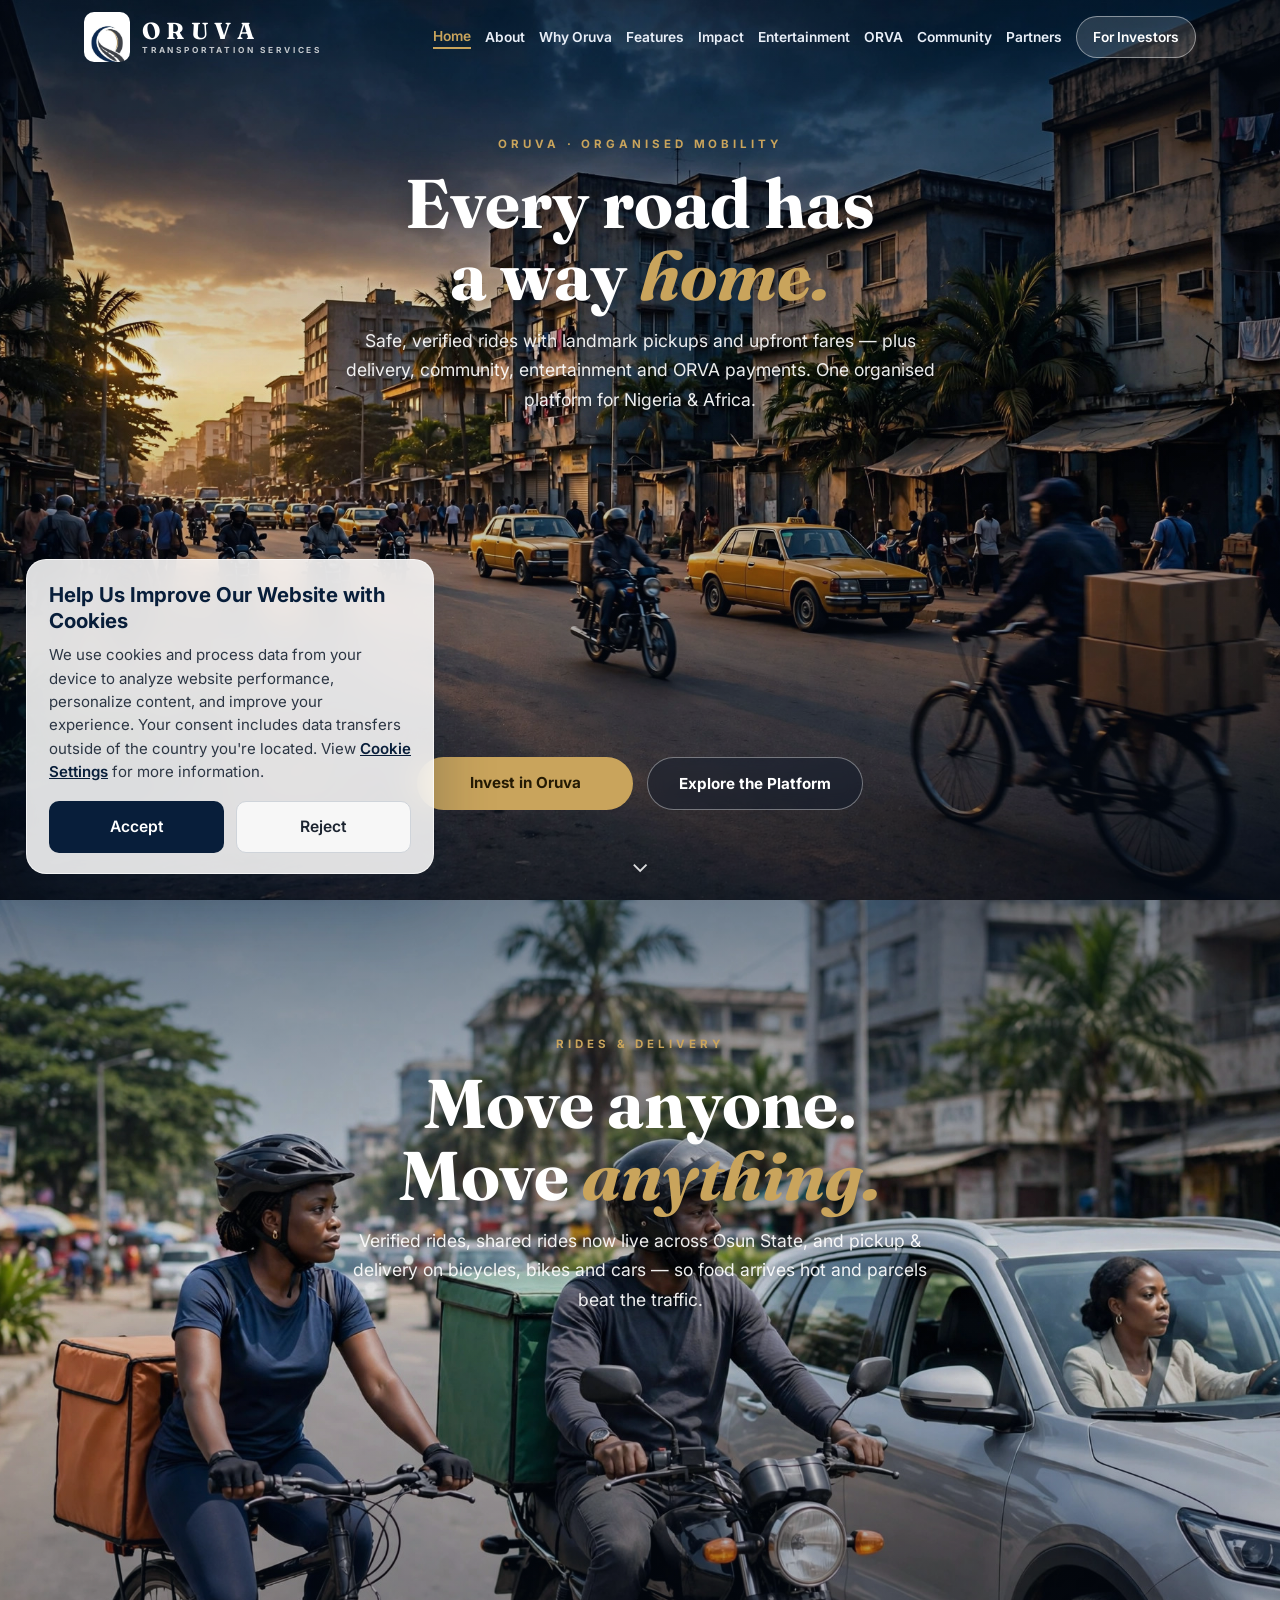
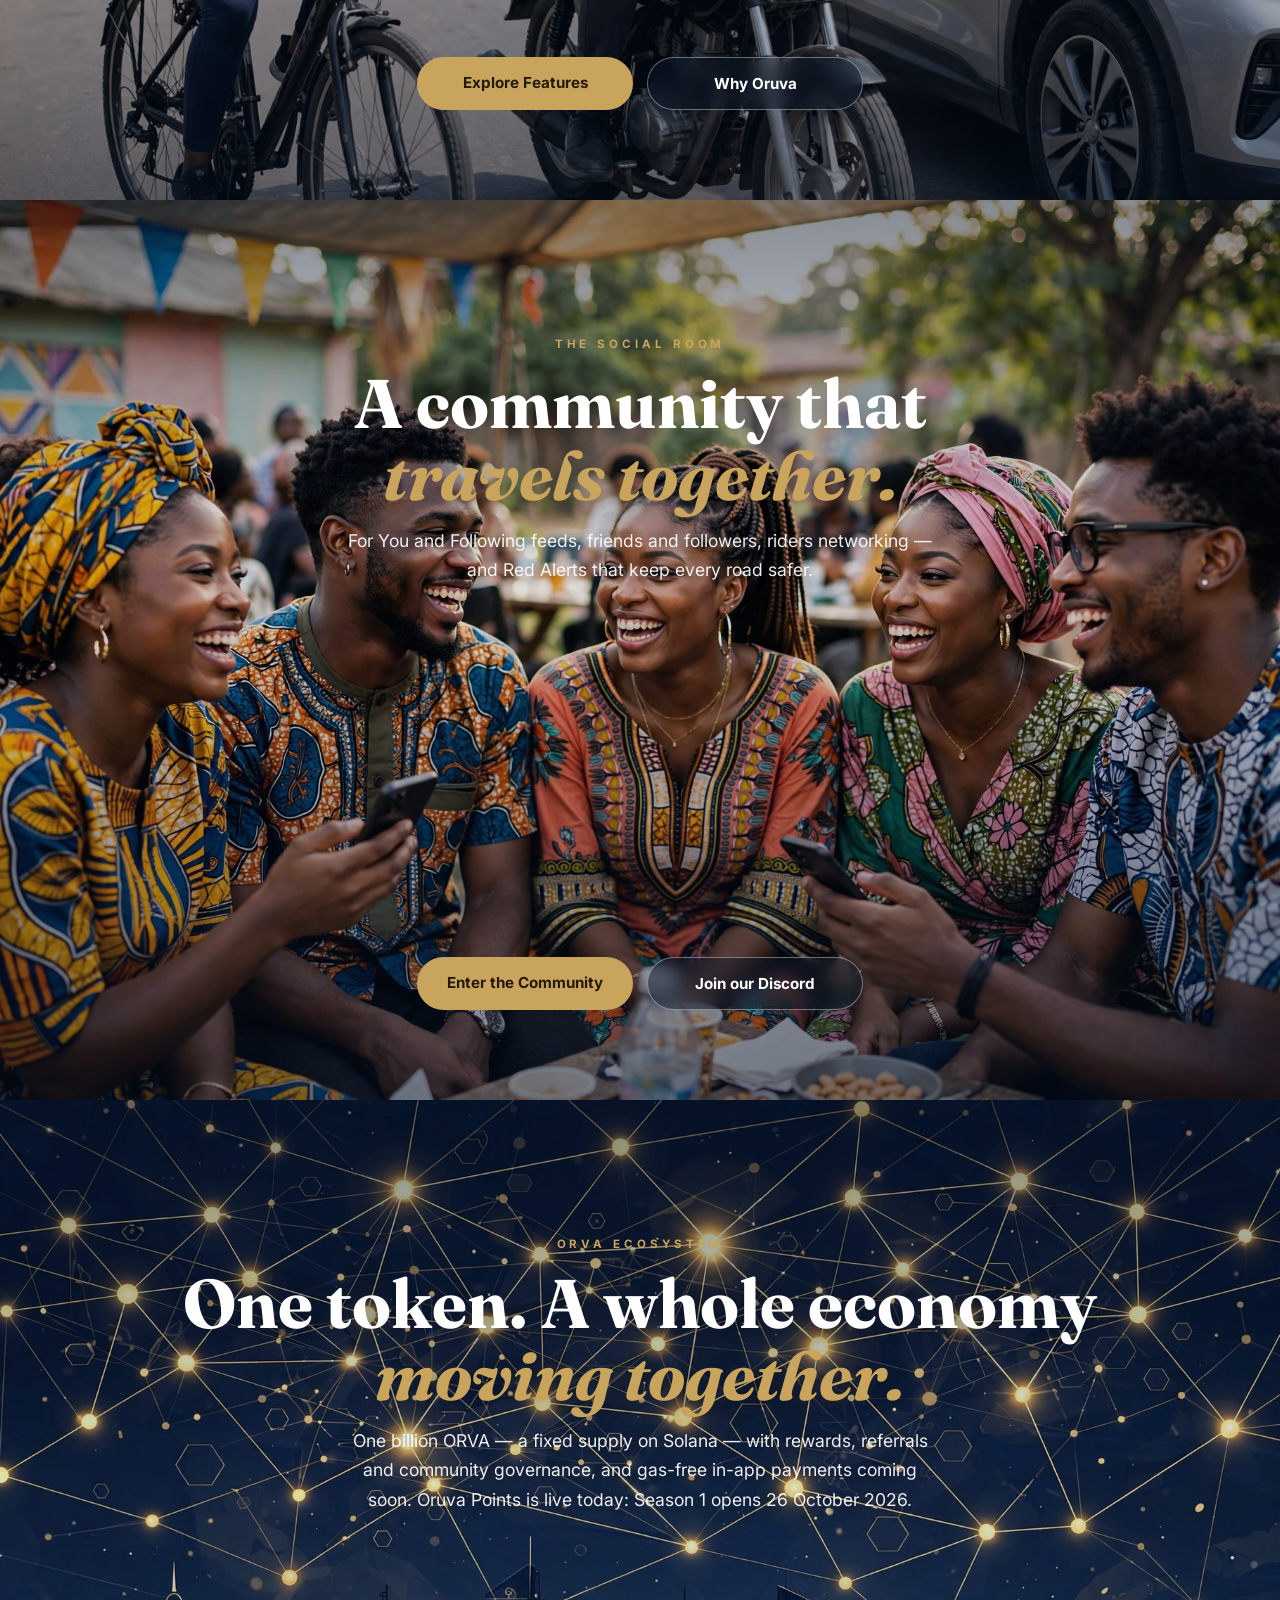
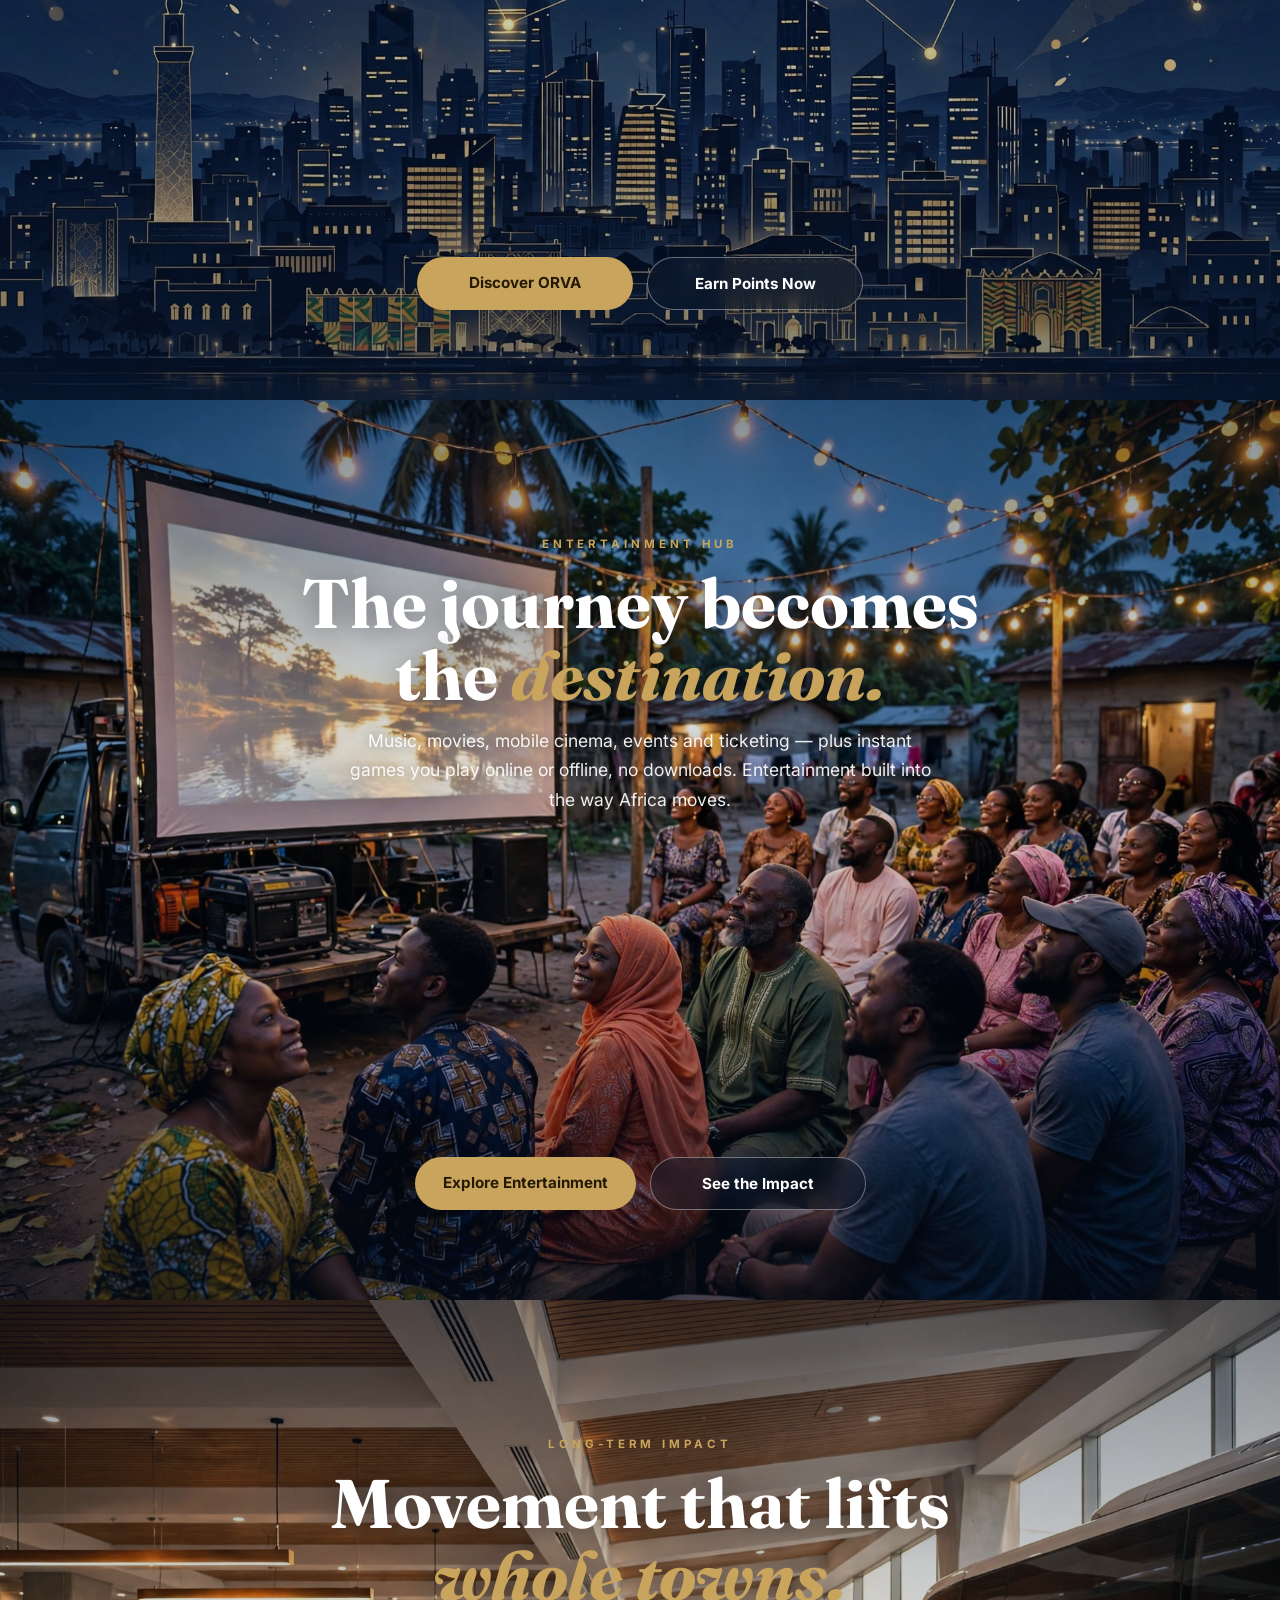
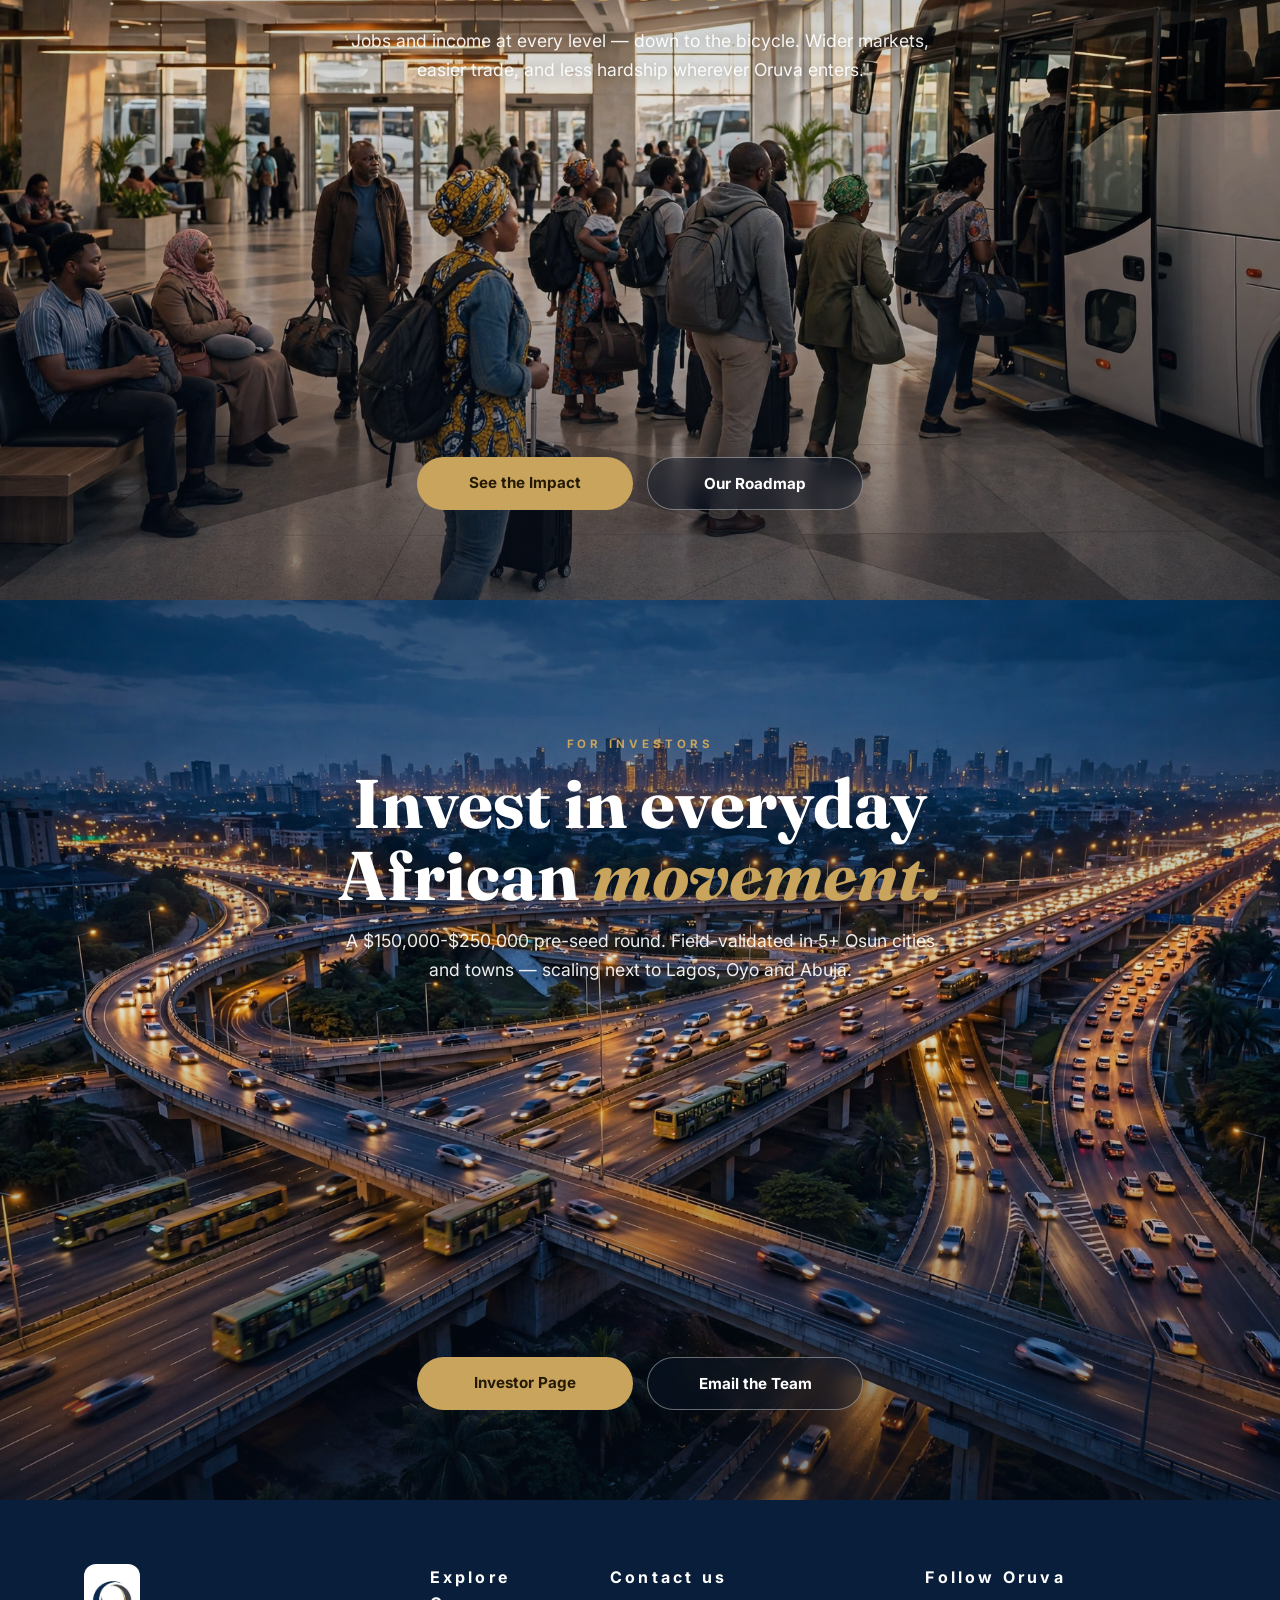
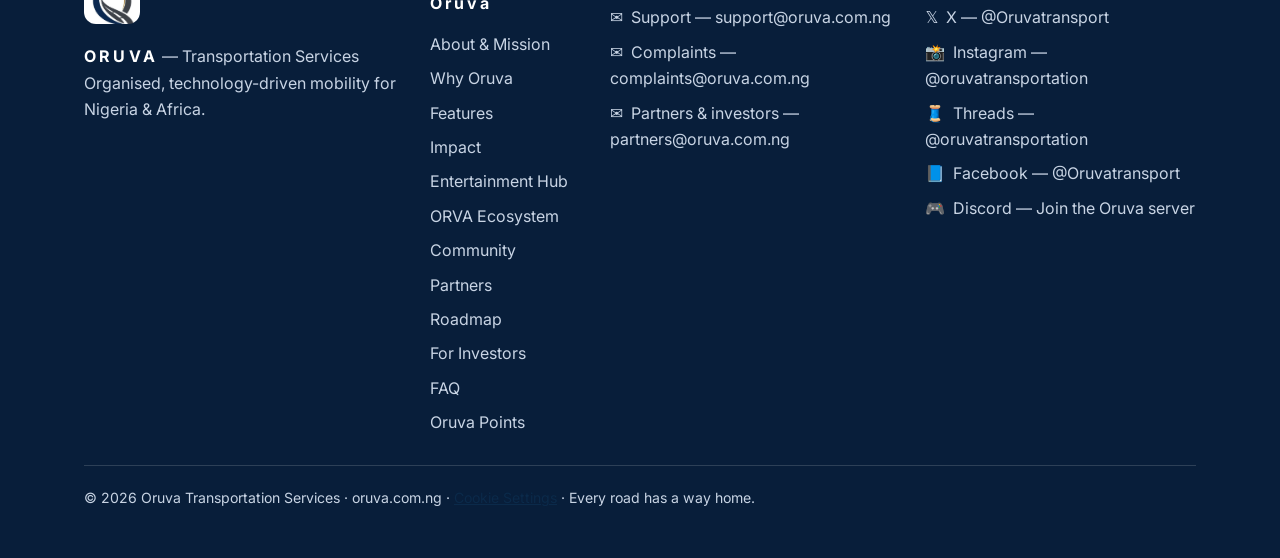
<file: index.html>
<!DOCTYPE html>
<html lang="en" class="snap-html">
<head>
<meta charset="UTF-8">
<meta name="viewport" content="width=device-width, initial-scale=1.0">
<title>Oruva Transportation Services — Organised Mobility for Nigeria & Africa | oruva.com.ng</title>
<meta name="description" content="Oruva is building the organised mobility ecosystem Nigeria deserves: safe verified rides, shared rides live across Osun, landmark pickups, negotiated fares with no surge, Paystack payments, an entertainment hub, rider community and real income opportunities for drivers and businesses.">
<link rel="canonical" href="https://oruva.com.ng/">
<meta property="og:type" content="website">
<meta property="og:site_name" content="Oruva Transportation Services">
<meta property="og:title" content="Oruva Transportation Services — Organised Mobility for Nigeria & Africa | oruva.com.ng">
<meta property="og:description" content="Oruva is building the organised mobility ecosystem Nigeria deserves: safe verified rides, shared rides live across Osun, landmark pickups, negotiated fares with no surge, Paystack payments, an entertainment hub, rider community and real income opportunities for drivers and businesses.">
<meta property="og:url" content="https://oruva.com.ng/">
<meta property="og:image" content="https://oruva.com.ng/assets/oruva-logo.jpg">
<meta name="twitter:card" content="summary_large_image">
<link rel="icon" href="assets/oruva-mark.jpg">
<link rel="preconnect" href="https://fonts.googleapis.com">
<link rel="preconnect" href="https://fonts.gstatic.com" crossorigin>
<link href="https://fonts.googleapis.com/css2?family=Fraunces:opsz,wght@9..144,500;9..144,600;9..144,700&family=Inter:wght@400;500;600;700;800&display=swap" rel="stylesheet">
<link rel="stylesheet" href="styles.css?v=6">
</head>
<body class="tesla-home">
<header class="site-header overlay" id="top">
  <div class="wrap header-inner">
    <a class="brand" href="index.html" aria-label="Oruva home">
      <img src="assets/oruva-mark.jpg" alt="Oruva emblem" class="brand-mark">
      <span class="brand-text">ORUVA<small>TRANSPORTATION SERVICES</small></span>
    </a>
    <button class="nav-toggle" id="navToggle" aria-label="Open menu" aria-expanded="false">☰</button>
    <nav class="main-nav" id="mainNav" aria-label="Main navigation">
      <a href="index.html" class="active">Home</a>
      <a href="about.html">About</a>
      <a href="why-oruva.html">Why Oruva</a>
      <a href="features.html">Features</a>
      <a href="impact.html">Impact</a>
      <a href="entertainment.html">Entertainment</a>
      <a href="orva.html">ORVA</a>
      <a href="community.html">Community</a>
      <a href="partners.html">Partners</a>
      <a class="nav-cta" href="investors.html">For Investors</a>
    </nav>
  </div>
</header>
<main>
<section class="panel" id="home">
    <div class="panel-bg" style="--hero-img:url('assets/img/hero-street.jpg');--hero-pos:center"></div>
    <div class="panel-top reveal">
      <p class="panel-eyebrow">Oruva · Organised Mobility</p>
      <h1>Every road has<br>a way <em>home.</em></h1>
      <p class="panel-sub">Safe, verified rides with landmark pickups and upfront fares — plus delivery, community, entertainment and ORVA payments. One organised platform for Nigeria & Africa.</p>
    </div>
    <div class="panel-actions reveal"><a class="pbtn pbtn-gold" href="investors.html">Invest in Oruva</a><a class="pbtn pbtn-glass" href="#rides">Explore the Platform</a></div><a class="scroll-cue" href="#rides" aria-label="Scroll to explore">⌄</a>
  </section>
  <section class="panel" id="rides">
    <div class="panel-bg" style="--hero-img:url('assets/img/hero-transport.jpg');--hero-pos:center"></div>
    <div class="panel-top reveal">
      <p class="panel-eyebrow">Rides & Delivery</p>
      <h2>Move anyone.<br>Move <em>anything.</em></h2>
      <p class="panel-sub">Verified rides, shared rides now live across Osun State, and pickup & delivery on bicycles, bikes and cars — so food arrives hot and parcels beat the traffic.</p>
    </div>
    <div class="panel-actions reveal"><a class="pbtn pbtn-gold" href="features.html">Explore Features</a><a class="pbtn pbtn-glass" href="why-oruva.html">Why Oruva</a></div>
  </section>
  <section class="panel" id="community">
    <div class="panel-bg" style="--hero-img:url('assets/img/hero-community.jpg');--hero-pos:top"></div>
    <div class="panel-top reveal">
      <p class="panel-eyebrow">The Social Room</p>
      <h2>A community that<br><em>travels together.</em></h2>
      <p class="panel-sub">For You and Following feeds, friends and followers, riders networking — and Red Alerts that keep every road safer.</p>
    </div>
    <div class="panel-actions reveal"><a class="pbtn pbtn-gold" href="community.html">Enter the Community</a><a class="pbtn pbtn-glass" href="https://discord.gg/6G67trYsMw">Join our Discord</a></div>
  </section>
  <section class="panel" id="orva">
    <div class="panel-bg" style="--hero-img:url('assets/img/hero-blockchain.jpg');--hero-pos:center"></div>
    <div class="panel-top reveal">
      <p class="panel-eyebrow">ORVA Ecosystem</p>
      <h2>One token. A whole economy<br><em>moving together.</em></h2>
      <p class="panel-sub">One billion ORVA — a fixed supply on Solana — with rewards, referrals and community governance, and gas-free in-app payments coming soon. Oruva Points is live today: Season 1 opens 26 October 2026.</p>
    </div>
    <div class="panel-actions reveal"><a class="pbtn pbtn-gold" href="orva.html">Discover ORVA</a><a class="pbtn pbtn-glass" href="https://points.oruva.com.ng">Earn Points Now</a></div>
  </section>
  <section class="panel" id="entertainment">
    <div class="panel-bg" style="--hero-img:url('assets/img/hero-cinema.jpg');--hero-pos:center"></div>
    <div class="panel-top reveal">
      <p class="panel-eyebrow">Entertainment Hub</p>
      <h2>The journey becomes<br>the <em>destination.</em></h2>
      <p class="panel-sub">Music, movies, mobile cinema, events and ticketing — plus instant games you play online or offline, no downloads. Entertainment built into the way Africa moves.</p>
    </div>
    <div class="panel-actions reveal"><a class="pbtn pbtn-gold" href="entertainment.html">Explore Entertainment</a><a class="pbtn pbtn-glass" href="impact.html">See the Impact</a></div>
  </section>
  <section class="panel" id="impact">
    <div class="panel-bg" style="--hero-img:url('assets/img/hero-bus.jpg');--hero-pos:center"></div>
    <div class="panel-top reveal">
      <p class="panel-eyebrow">Long-Term Impact</p>
      <h2>Movement that lifts<br><em>whole towns.</em></h2>
      <p class="panel-sub">Jobs and income at every level — down to the bicycle. Wider markets, easier trade, and less hardship wherever Oruva enters.</p>
    </div>
    <div class="panel-actions reveal"><a class="pbtn pbtn-gold" href="impact.html">See the Impact</a><a class="pbtn pbtn-glass" href="roadmap.html">Our Roadmap</a></div>
  </section>
  <section class="panel" id="invest">
    <div class="panel-bg" style="--hero-img:url('assets/img/hero-highway.jpg');--hero-pos:center"></div>
    <div class="panel-top reveal">
      <p class="panel-eyebrow">For Investors</p>
      <h2>Invest in everyday<br>African <em>movement.</em></h2>
      <p class="panel-sub">A $150,000-$250,000 pre-seed round. Field-validated in 5+ Osun cities and towns — scaling next to Lagos, Oyo and Abuja.</p>
    </div>
    <div class="panel-actions reveal"><a class="pbtn pbtn-gold" href="investors.html">Investor Page</a><a class="pbtn pbtn-glass" href="mailto:partners@oruva.com.ng">Email the Team</a></div>
  </section>
</main>
<footer class="site-footer">
  <div class="wrap footer-inner">
    <div>
      <img src="assets/oruva-mark.jpg" alt="Oruva emblem" class="footer-mark">
      <p><strong>ORUVA</strong> — Transportation Services<br>Organised, technology-driven mobility for Nigeria &amp; Africa.</p>
    </div>
    <nav aria-label="Footer">
      <strong class="footer-heading">Explore Oruva</strong>
      <a href="about.html">About &amp; Mission</a><a href="why-oruva.html">Why Oruva</a><a href="features.html">Features</a>
      <a href="impact.html">Impact</a><a href="entertainment.html">Entertainment Hub</a><a href="orva.html">ORVA Ecosystem</a>
      <a href="community.html">Community</a><a href="partners.html">Partners</a><a href="roadmap.html">Roadmap</a>
      <a href="investors.html">For Investors</a><a href="faq.html">FAQ</a>
      <a href="https://points.oruva.com.ng">Oruva Points</a>
    </nav>
    <nav aria-label="Contact Oruva by email">
      <strong class="footer-heading">Contact us</strong>
      <a href="mailto:support@oruva.com.ng">✉️ &nbsp;Support — support@oruva.com.ng</a>
      <a href="mailto:complaints@oruva.com.ng">✉️ &nbsp;Complaints — complaints@oruva.com.ng</a>
      <a href="mailto:partners@oruva.com.ng">✉️ &nbsp;Partners &amp; investors — partners@oruva.com.ng</a>
    </nav>
    <nav aria-label="Official social media">
      <strong class="footer-heading">Follow Oruva</strong>
      <a href="https://x.com/Oruvatransport" target="_blank" rel="noopener">𝕏 &nbsp;X — @Oruvatransport</a>
      <a href="https://www.instagram.com/oruvatransportation" target="_blank" rel="noopener">📸 &nbsp;Instagram — @oruvatransportation</a>
      <a href="https://www.threads.net/@oruvatransportation" target="_blank" rel="noopener">🧵 &nbsp;Threads — @oruvatransportation</a>
      <a href="https://www.facebook.com/Oruvatransport" target="_blank" rel="noopener">📘 &nbsp;Facebook — @Oruvatransport</a>
      <a href="https://discord.gg/6G67trYsMw" target="_blank" rel="noopener">🎮 &nbsp;Discord — Join the Oruva server</a>
    </nav>
    <p class="footer-base">© 2026 Oruva Transportation Services · oruva.com.ng · <a href="#" data-cookie-settings>Cookie Settings</a> · Every road has a way home.</p>
  </div>
</footer>
<div class="cookie-banner" id="cookieBanner" role="dialog" aria-label="Cookie consent" aria-hidden="true">
  <div class="cookie-view" id="cookieMainView">
    <h2 class="cookie-title">Help Us Improve Our Website with Cookies</h2>
    <p class="cookie-text">We use cookies and process data from your device to analyze website performance, personalize content, and improve your experience. Your consent includes data transfers outside of the country you're located. View <a href="#" id="cookieSettingsLink">Cookie Settings</a> for more information.</p>
    <div class="cookie-actions">
      <button type="button" class="cookie-btn cookie-btn-primary" id="cookieAccept">Accept</button>
      <button type="button" class="cookie-btn cookie-btn-light" id="cookieReject">Reject</button>
    </div>
  </div>
  <div class="cookie-view" id="cookieSettingsView" hidden>
    <h2 class="cookie-title">Cookie Settings</h2>
    <div class="cookie-row">
      <div><strong>Strictly Necessary</strong><p>Required for the website to work — security and your saved choices. Always active.</p></div>
      <span class="cookie-locked">Always on</span>
    </div>
    <div class="cookie-row">
      <div><strong>Analytics &amp; Performance</strong><p>Helps us understand which pages people visit so we can improve them.</p></div>
      <label class="cookie-switch"><input type="checkbox" id="cookieAnalytics"><span></span></label>
    </div>
    <div class="cookie-row">
      <div><strong>Personalization &amp; Marketing</strong><p>Lets us tailor content and measure how our campaigns perform.</p></div>
      <label class="cookie-switch"><input type="checkbox" id="cookieMarketing"><span></span></label>
    </div>
    <div class="cookie-actions">
      <button type="button" class="cookie-btn cookie-btn-primary" id="cookieSave">Save My Settings</button>
      <button type="button" class="cookie-btn cookie-btn-light" id="cookieAcceptAll">Accept All</button>
    </div>
  </div>
</div>
<script src="app.js?v=3"></script>
</body>
</html>
</file>
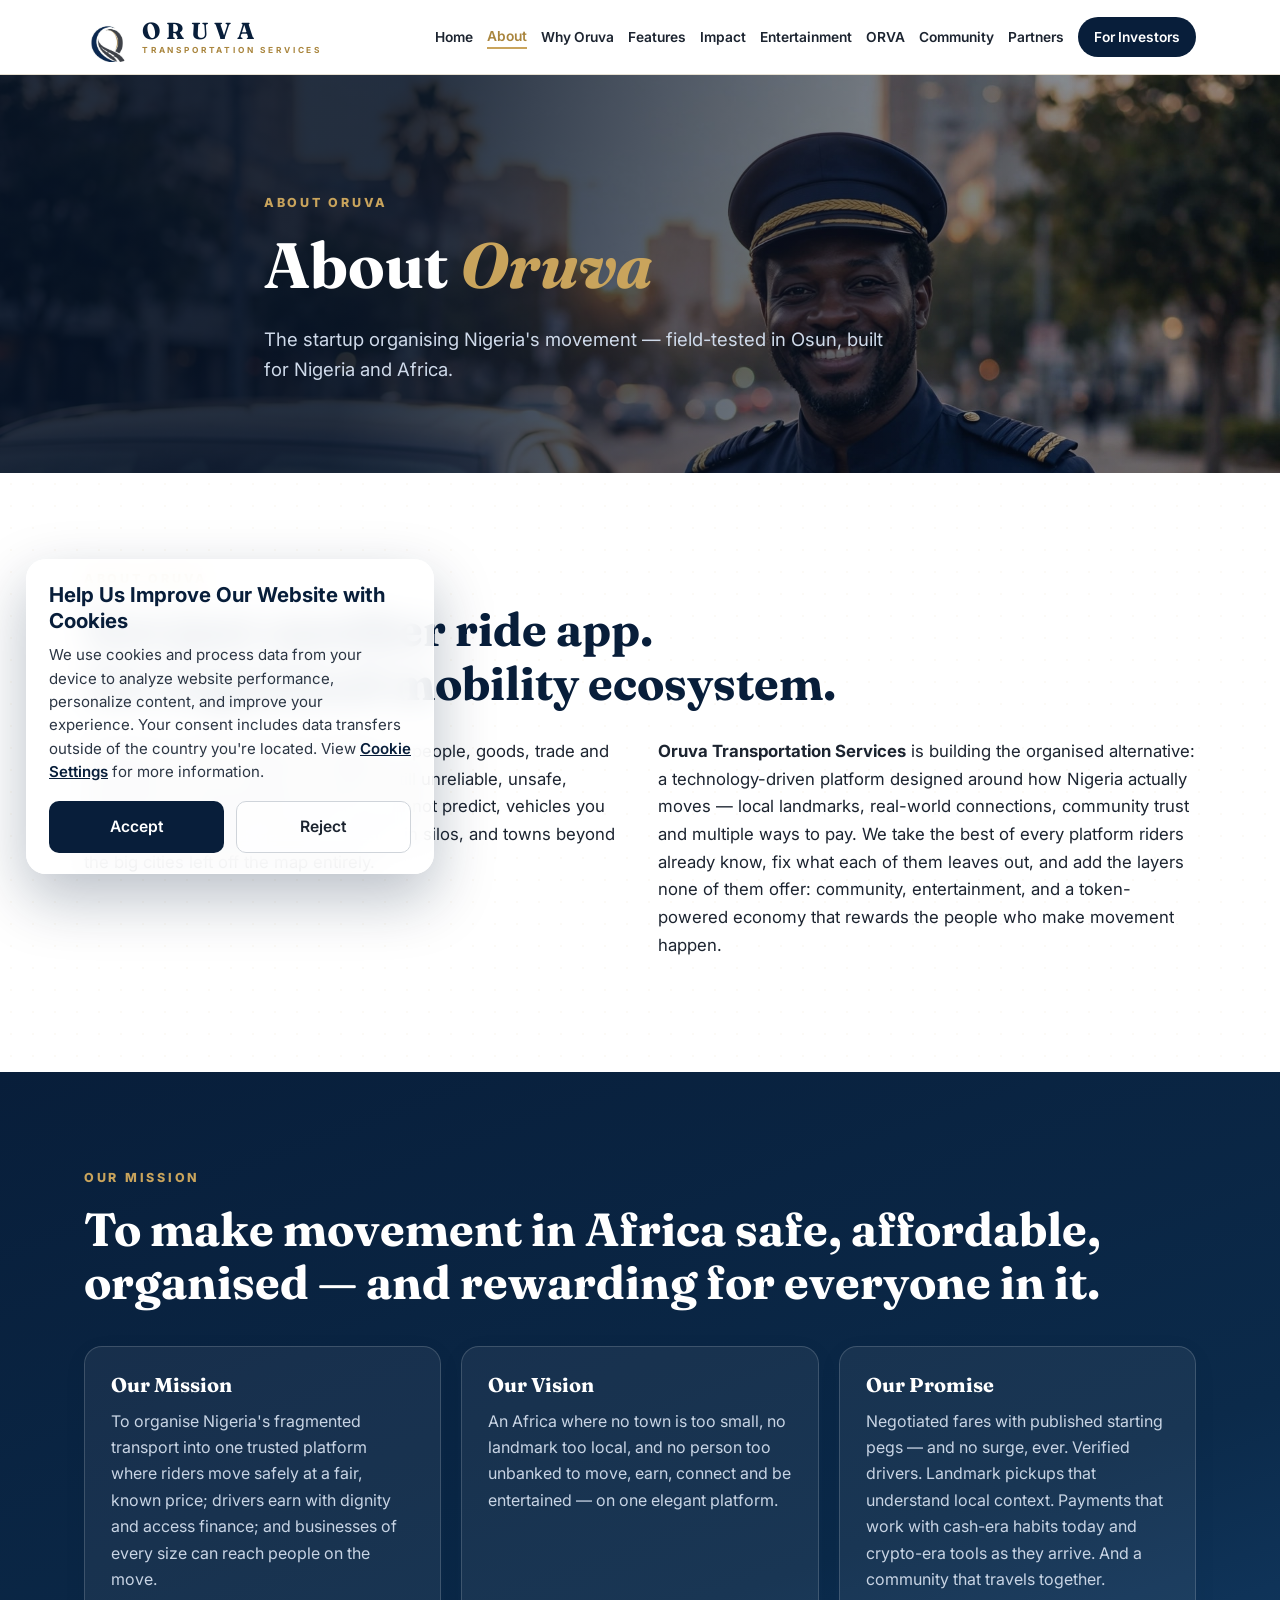
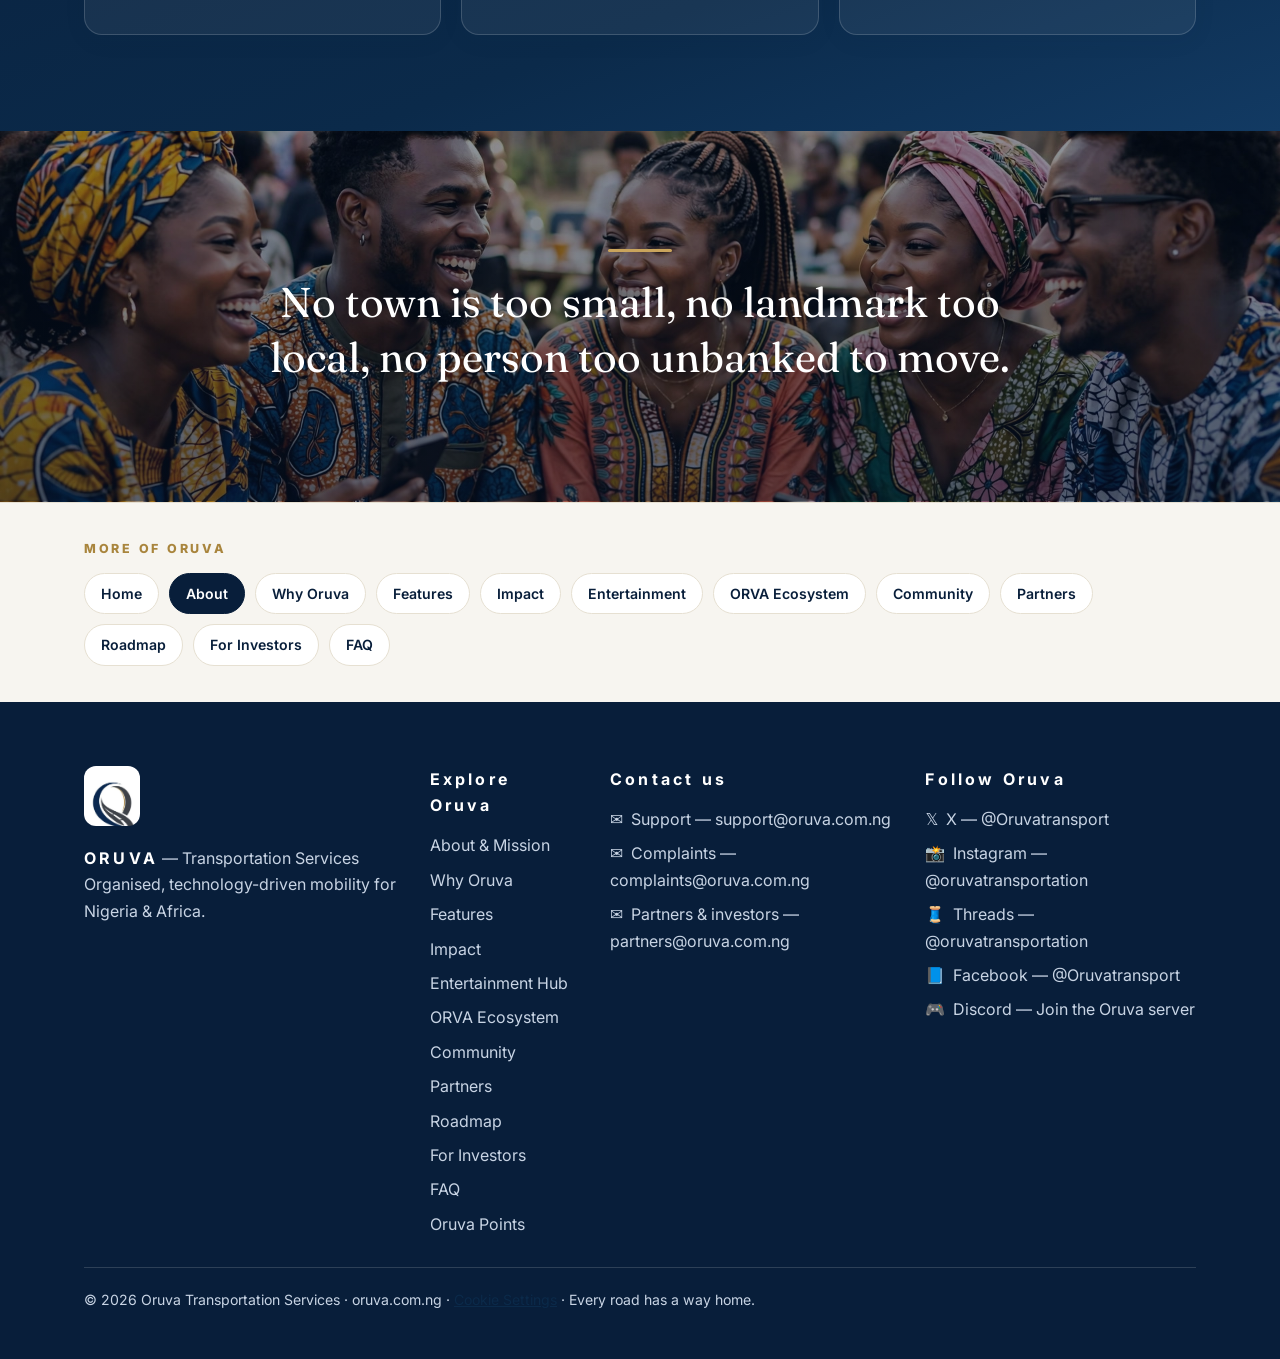
<file: about.html>
<!DOCTYPE html>
<html lang="en">
<head>
<meta charset="UTF-8">
<meta name="viewport" content="width=device-width, initial-scale=1.0">
<title>About Oruva — Oruva Transportation Services</title>
<meta name="description" content="Who Oruva is and the mission driving it: organising Nigeria's fragmented transport into one trusted platform.">
<link rel="canonical" href="https://oruva.com.ng/about.html">
<meta property="og:type" content="website">
<meta property="og:site_name" content="Oruva Transportation Services">
<meta property="og:title" content="About Oruva — Oruva Transportation Services">
<meta property="og:description" content="Who Oruva is and the mission driving it: organising Nigeria's fragmented transport into one trusted platform.">
<meta property="og:url" content="https://oruva.com.ng/about.html">
<meta property="og:image" content="https://oruva.com.ng/assets/oruva-logo.jpg">
<meta name="twitter:card" content="summary_large_image">
<link rel="icon" href="assets/oruva-mark.jpg">
<link rel="preconnect" href="https://fonts.googleapis.com">
<link rel="preconnect" href="https://fonts.gstatic.com" crossorigin>
<link href="https://fonts.googleapis.com/css2?family=Fraunces:opsz,wght@9..144,500;9..144,600;9..144,700&family=Inter:wght@400;500;600;700;800&display=swap" rel="stylesheet">
<link rel="stylesheet" href="styles.css?v=6">
</head>
<body>
<header class="site-header" id="top">
  <div class="wrap header-inner">
    <a class="brand" href="index.html" aria-label="Oruva home">
      <img src="assets/oruva-mark.jpg" alt="Oruva emblem" class="brand-mark">
      <span class="brand-text">ORUVA<small>TRANSPORTATION SERVICES</small></span>
    </a>
    <button class="nav-toggle" id="navToggle" aria-label="Open menu" aria-expanded="false">☰</button>
    <nav class="main-nav" id="mainNav" aria-label="Main navigation">
      <a href="index.html">Home</a>
      <a href="about.html" class="active">About</a>
      <a href="why-oruva.html">Why Oruva</a>
      <a href="features.html">Features</a>
      <a href="impact.html">Impact</a>
      <a href="entertainment.html">Entertainment</a>
      <a href="orva.html">ORVA</a>
      <a href="community.html">Community</a>
      <a href="partners.html">Partners</a>
      <a class="nav-cta" href="investors.html">For Investors</a>
    </nav>
  </div>
</header>
<main>
<section class="page-hero has-img kenburns" style="--hero-img:url('assets/img/hero-driver.jpg');--hero-pos:top">
    <div class="hero-bg"></div>
    <div class="wrap page-hero-inner reveal">
      <p class="eyebrow">About Oruva</p>
      <h1>About <em>Oruva</em></h1>
      <p class="hero-sub">The startup organising Nigeria's movement — field-tested in Osun, built for Nigeria and Africa.</p>
    </div>
  </section>
<section id="about" class="section">
    <div class="wrap reveal">
      <p class="eyebrow">About Oruva</p>
      <h2>Not just another ride app.<br>An organised mobility ecosystem.</h2>
      <div class="two-col">
        <p>Transport moves everything in Nigeria — people, goods, trade and opportunity. Yet for millions, moving is still unreliable, unsafe, expensive and fragmented: fares you cannot predict, vehicles you cannot trust, informal operators working in silos, and towns beyond the big cities left off the map entirely.</p>
        <p><strong>Oruva Transportation Services</strong> is building the organised alternative: a technology-driven platform designed around how Nigeria actually moves — local landmarks, real-world connections, community trust and multiple ways to pay. We take the best of every platform riders already know, fix what each of them leaves out, and add the layers none of them offer: community, entertainment, and a token-powered economy that rewards the people who make movement happen.</p>
      </div>
    </div>
  </section>
<section id="mission" class="section section-dark">
    <div class="wrap reveal">
      <p class="eyebrow gold">Our Mission</p>
      <h2>To make movement in Africa safe, affordable, organised — and rewarding for everyone in it.</h2>
      <div class="cards cards-3">
        <article class="card dark-card"><h3>Our Mission</h3><p>To organise Nigeria's fragmented transport into one trusted platform where riders move safely at a fair, known price; drivers earn with dignity and access finance; and businesses of every size can reach people on the move.</p></article>
        <article class="card dark-card"><h3>Our Vision</h3><p>An Africa where no town is too small, no landmark too local, and no person too unbanked to move, earn, connect and be entertained — on one elegant platform.</p></article>
        <article class="card dark-card"><h3>Our Promise</h3><p>Negotiated fares with published starting pegs — and no surge, ever. Verified drivers. Landmark pickups that understand local context. Payments that work with cash-era habits today and crypto-era tools as they arrive. And a community that travels together.</p></article>
      </div>
    </div>
  </section>
<section class="photo-band" style="--band-img:url('assets/img/hero-community.jpg')">
    <div class="wrap reveal"><blockquote>No town is too small, no landmark too local, no person too unbanked to move.</blockquote></div>
  </section>
<section class="more-band">
    <div class="wrap reveal">
      <p class="eyebrow">More of Oruva</p>
      <div class="pills"><a class="pill" href="index.html">Home</a><a class="pill active" href="about.html">About</a><a class="pill" href="why-oruva.html">Why Oruva</a><a class="pill" href="features.html">Features</a><a class="pill" href="impact.html">Impact</a><a class="pill" href="entertainment.html">Entertainment</a><a class="pill" href="orva.html">ORVA Ecosystem</a><a class="pill" href="community.html">Community</a><a class="pill" href="partners.html">Partners</a><a class="pill" href="roadmap.html">Roadmap</a><a class="pill" href="investors.html">For Investors</a><a class="pill" href="faq.html">FAQ</a></div>
    </div>
  </section>
</main>
<footer class="site-footer">
  <div class="wrap footer-inner">
    <div>
      <img src="assets/oruva-mark.jpg" alt="Oruva emblem" class="footer-mark">
      <p><strong>ORUVA</strong> — Transportation Services<br>Organised, technology-driven mobility for Nigeria &amp; Africa.</p>
    </div>
    <nav aria-label="Footer">
      <strong class="footer-heading">Explore Oruva</strong>
      <a href="about.html">About &amp; Mission</a><a href="why-oruva.html">Why Oruva</a><a href="features.html">Features</a>
      <a href="impact.html">Impact</a><a href="entertainment.html">Entertainment Hub</a><a href="orva.html">ORVA Ecosystem</a>
      <a href="community.html">Community</a><a href="partners.html">Partners</a><a href="roadmap.html">Roadmap</a>
      <a href="investors.html">For Investors</a><a href="faq.html">FAQ</a>
      <a href="https://points.oruva.com.ng">Oruva Points</a>
    </nav>
    <nav aria-label="Contact Oruva by email">
      <strong class="footer-heading">Contact us</strong>
      <a href="mailto:support@oruva.com.ng">✉️ &nbsp;Support — support@oruva.com.ng</a>
      <a href="mailto:complaints@oruva.com.ng">✉️ &nbsp;Complaints — complaints@oruva.com.ng</a>
      <a href="mailto:partners@oruva.com.ng">✉️ &nbsp;Partners &amp; investors — partners@oruva.com.ng</a>
    </nav>
    <nav aria-label="Official social media">
      <strong class="footer-heading">Follow Oruva</strong>
      <a href="https://x.com/Oruvatransport" target="_blank" rel="noopener">𝕏 &nbsp;X — @Oruvatransport</a>
      <a href="https://www.instagram.com/oruvatransportation" target="_blank" rel="noopener">📸 &nbsp;Instagram — @oruvatransportation</a>
      <a href="https://www.threads.net/@oruvatransportation" target="_blank" rel="noopener">🧵 &nbsp;Threads — @oruvatransportation</a>
      <a href="https://www.facebook.com/Oruvatransport" target="_blank" rel="noopener">📘 &nbsp;Facebook — @Oruvatransport</a>
      <a href="https://discord.gg/6G67trYsMw" target="_blank" rel="noopener">🎮 &nbsp;Discord — Join the Oruva server</a>
    </nav>
    <p class="footer-base">© 2026 Oruva Transportation Services · oruva.com.ng · <a href="#" data-cookie-settings>Cookie Settings</a> · Every road has a way home.</p>
  </div>
</footer>
<div class="cookie-banner" id="cookieBanner" role="dialog" aria-label="Cookie consent" aria-hidden="true">
  <div class="cookie-view" id="cookieMainView">
    <h2 class="cookie-title">Help Us Improve Our Website with Cookies</h2>
    <p class="cookie-text">We use cookies and process data from your device to analyze website performance, personalize content, and improve your experience. Your consent includes data transfers outside of the country you're located. View <a href="#" id="cookieSettingsLink">Cookie Settings</a> for more information.</p>
    <div class="cookie-actions">
      <button type="button" class="cookie-btn cookie-btn-primary" id="cookieAccept">Accept</button>
      <button type="button" class="cookie-btn cookie-btn-light" id="cookieReject">Reject</button>
    </div>
  </div>
  <div class="cookie-view" id="cookieSettingsView" hidden>
    <h2 class="cookie-title">Cookie Settings</h2>
    <div class="cookie-row">
      <div><strong>Strictly Necessary</strong><p>Required for the website to work — security and your saved choices. Always active.</p></div>
      <span class="cookie-locked">Always on</span>
    </div>
    <div class="cookie-row">
      <div><strong>Analytics &amp; Performance</strong><p>Helps us understand which pages people visit so we can improve them.</p></div>
      <label class="cookie-switch"><input type="checkbox" id="cookieAnalytics"><span></span></label>
    </div>
    <div class="cookie-row">
      <div><strong>Personalization &amp; Marketing</strong><p>Lets us tailor content and measure how our campaigns perform.</p></div>
      <label class="cookie-switch"><input type="checkbox" id="cookieMarketing"><span></span></label>
    </div>
    <div class="cookie-actions">
      <button type="button" class="cookie-btn cookie-btn-primary" id="cookieSave">Save My Settings</button>
      <button type="button" class="cookie-btn cookie-btn-light" id="cookieAcceptAll">Accept All</button>
    </div>
  </div>
</div>
<script src="app.js?v=3"></script>
</body>
</html>
</file>
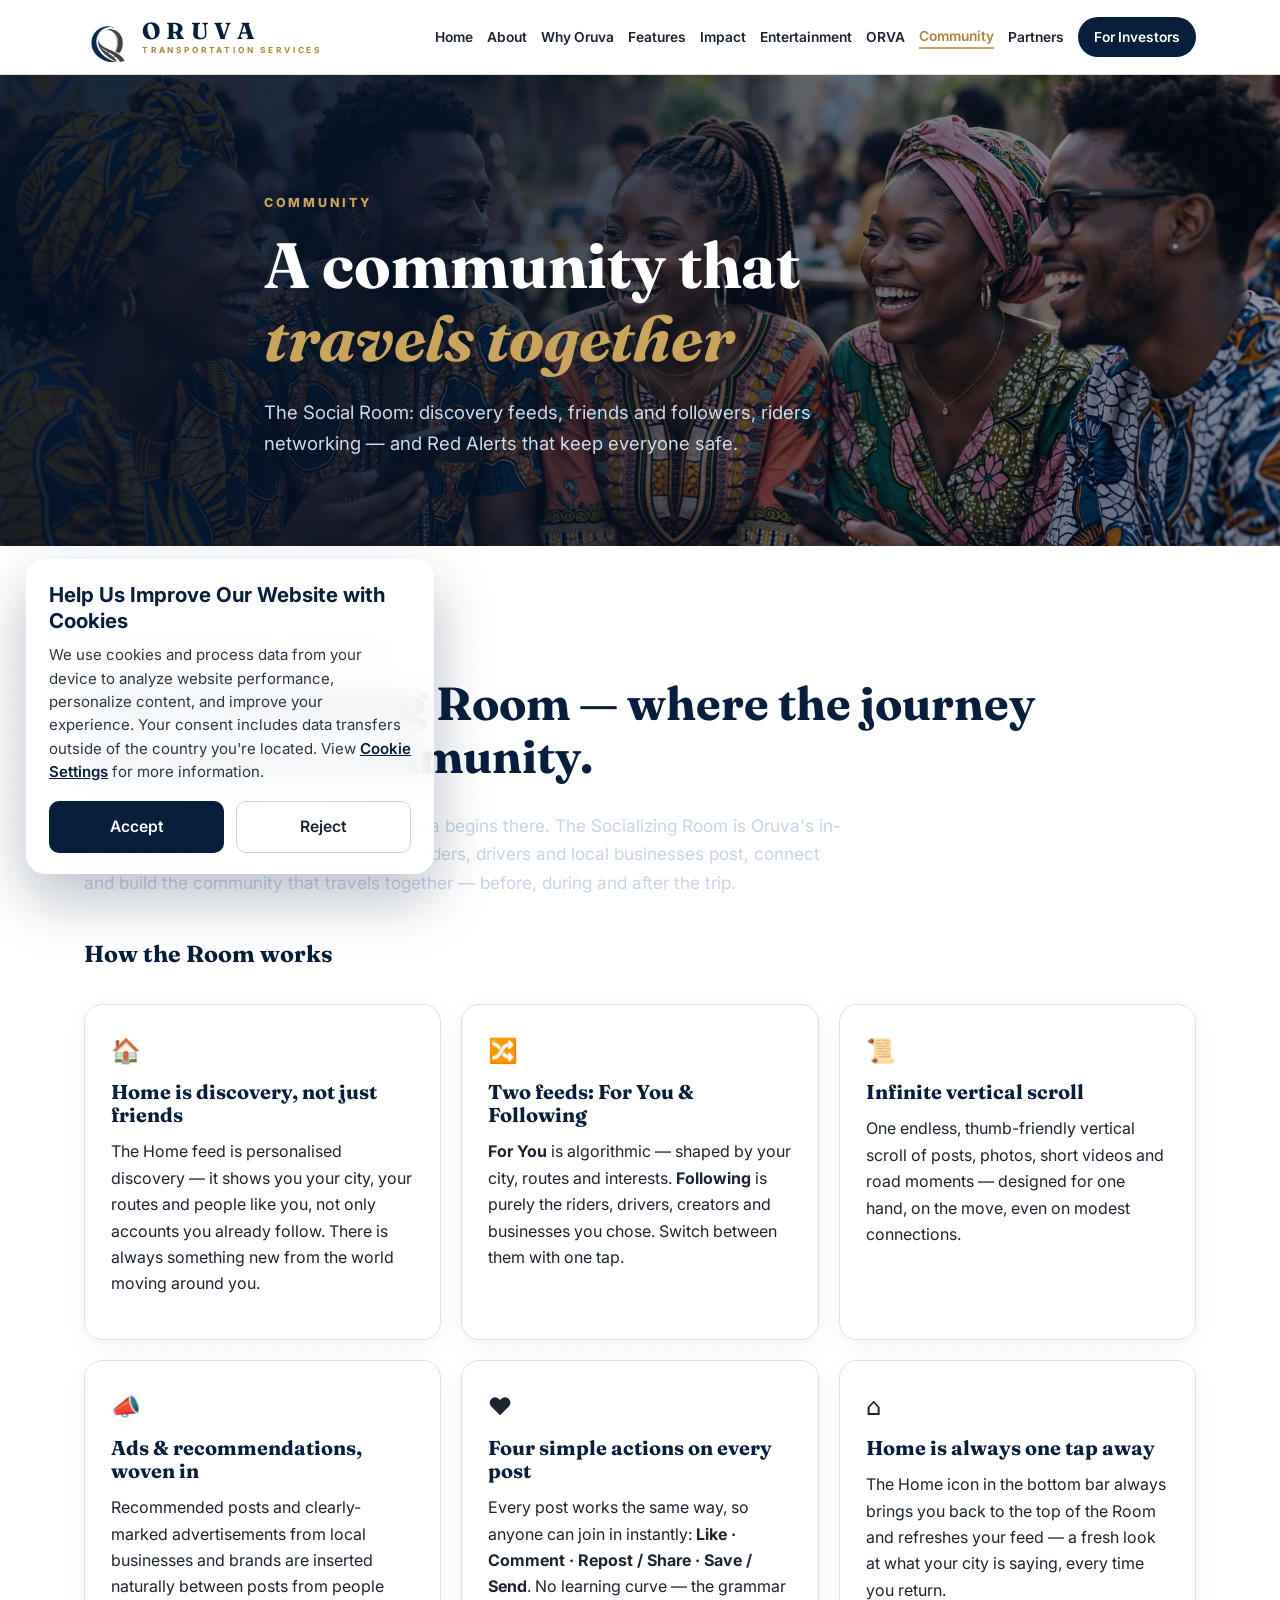
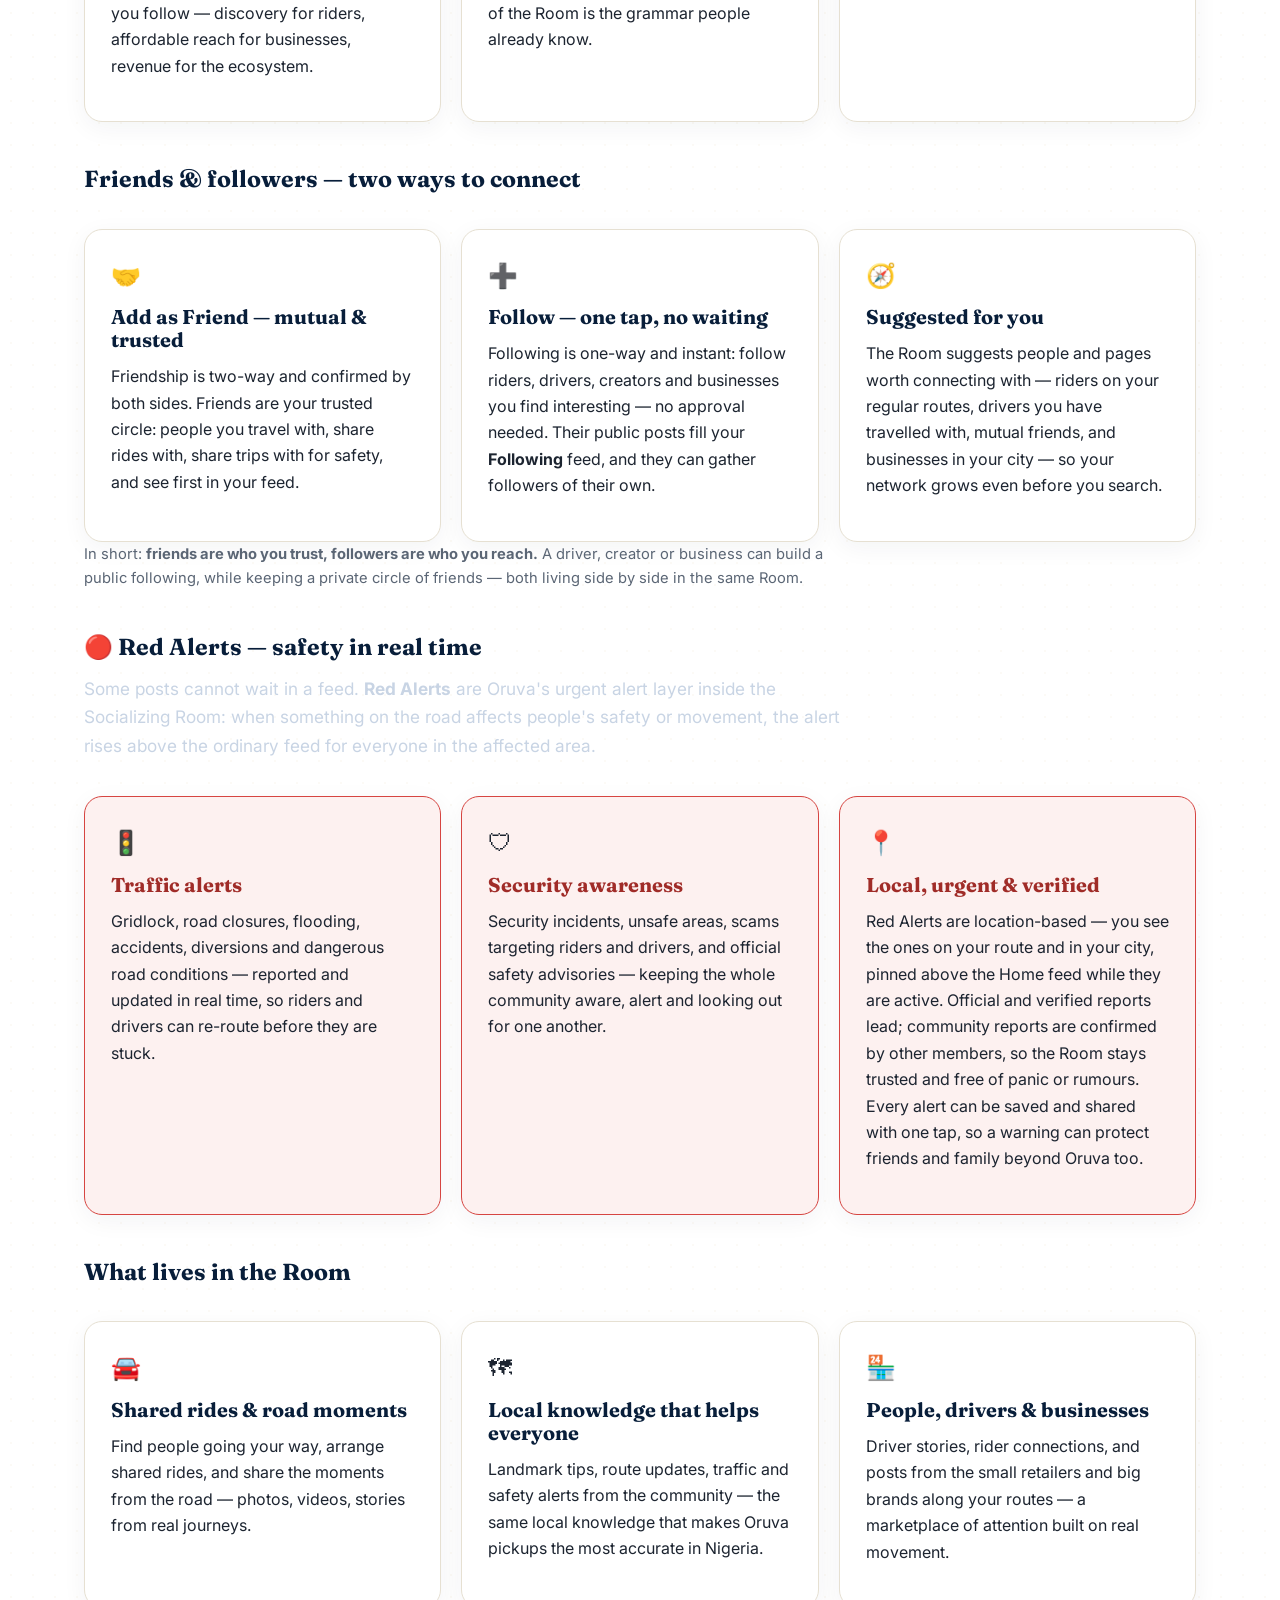
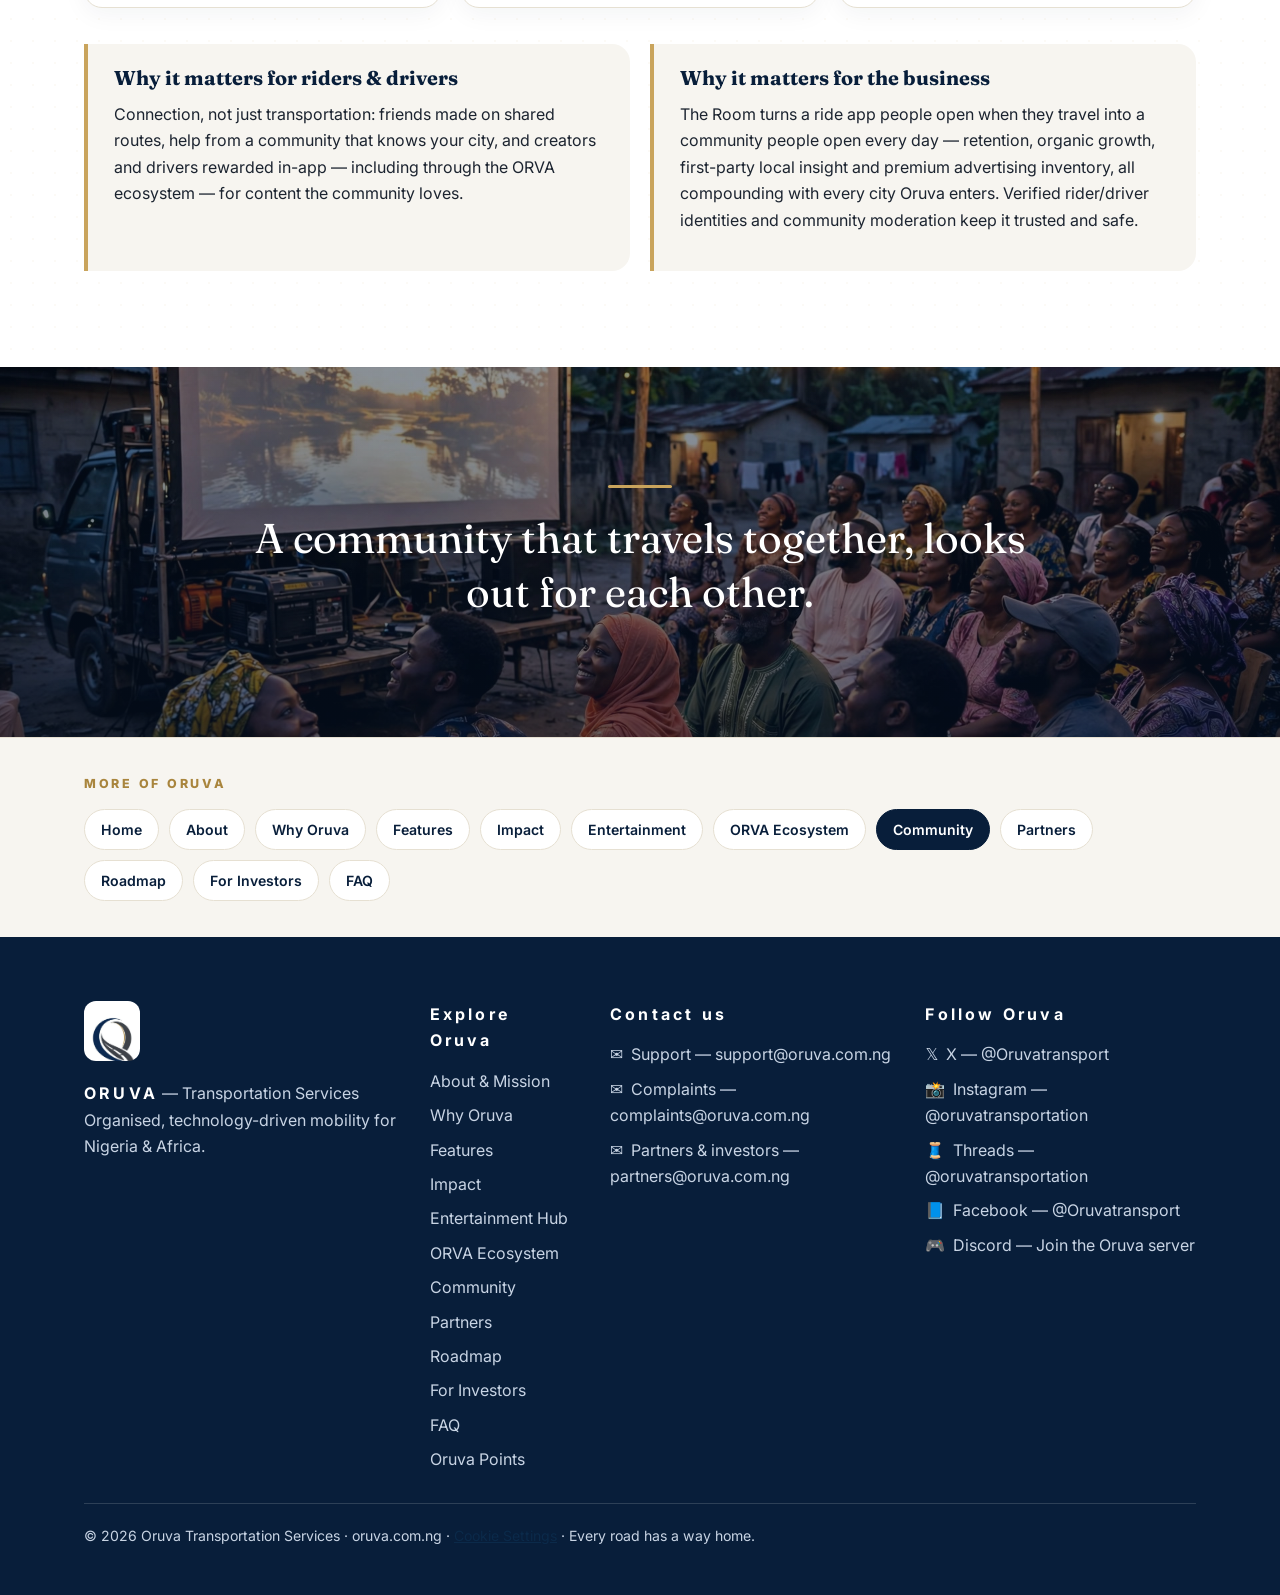
<file: community.html>
<!DOCTYPE html>
<html lang="en">
<head>
<meta charset="UTF-8">
<meta name="viewport" content="width=device-width, initial-scale=1.0">
<title>Community & Social Room — Oruva Transportation Services</title>
<meta name="description" content="Oruva's Social Room: For You and Following feeds, friends and followers, riders networking and Red Alerts.">
<link rel="canonical" href="https://oruva.com.ng/community.html">
<meta property="og:type" content="website">
<meta property="og:site_name" content="Oruva Transportation Services">
<meta property="og:title" content="Community & Social Room — Oruva Transportation Services">
<meta property="og:description" content="Oruva's Social Room: For You and Following feeds, friends and followers, riders networking and Red Alerts.">
<meta property="og:url" content="https://oruva.com.ng/community.html">
<meta property="og:image" content="https://oruva.com.ng/assets/oruva-logo.jpg">
<meta name="twitter:card" content="summary_large_image">
<link rel="icon" href="assets/oruva-mark.jpg">
<link rel="preconnect" href="https://fonts.googleapis.com">
<link rel="preconnect" href="https://fonts.gstatic.com" crossorigin>
<link href="https://fonts.googleapis.com/css2?family=Fraunces:opsz,wght@9..144,500;9..144,600;9..144,700&family=Inter:wght@400;500;600;700;800&display=swap" rel="stylesheet">
<link rel="stylesheet" href="styles.css?v=5">
</head>
<body>
<header class="site-header" id="top">
  <div class="wrap header-inner">
    <a class="brand" href="index.html" aria-label="Oruva home">
      <img src="assets/oruva-mark.jpg" alt="Oruva emblem" class="brand-mark">
      <span class="brand-text">ORUVA<small>TRANSPORTATION SERVICES</small></span>
    </a>
    <button class="nav-toggle" id="navToggle" aria-label="Open menu" aria-expanded="false">☰</button>
    <nav class="main-nav" id="mainNav" aria-label="Main navigation">
      <a href="index.html">Home</a>
      <a href="about.html">About</a>
      <a href="why-oruva.html">Why Oruva</a>
      <a href="features.html">Features</a>
      <a href="impact.html">Impact</a>
      <a href="entertainment.html">Entertainment</a>
      <a href="orva.html">ORVA</a>
      <a href="community.html" class="active">Community</a>
      <a href="partners.html">Partners</a>
      <a class="nav-cta" href="investors.html">For Investors</a>
    </nav>
  </div>
</header>
<main>
<section class="page-hero has-img kenburns" style="--hero-img:url('assets/img/hero-community.jpg');--hero-pos:center">
    <div class="hero-bg"></div>
    <div class="wrap page-hero-inner reveal">
      <p class="eyebrow">Community</p>
      <h1>A community that <em>travels together</em></h1>
      <p class="hero-sub">The Social Room: discovery feeds, friends and followers, riders networking — and Red Alerts that keep everyone safe.</p>
    </div>
  </section>
<section id="community" class="section">
    <div class="wrap reveal">
      <p class="eyebrow">Riders Networking &amp; Community</p>
      <h2>The Socializing Room — where the journey becomes a community.</h2>
      <p class="section-intro">Every other ride app ends at drop-off. Oruva begins there. The Socializing Room is Oruva's in-app social home: a discovery feed where riders, drivers and local businesses post, connect and build the community that travels together — before, during and after the trip.</p>

      <h3 class="subhead">How the Room works</h3>
      <div class="cards cards-3">
        <article class="card"><span class="icon">🏠</span><h3>Home is discovery, not just friends</h3><p>The Home feed is personalised discovery — it shows you your city, your routes and people like you, not only accounts you already follow. There is always something new from the world moving around you.</p></article>
        <article class="card"><span class="icon">🔀</span><h3>Two feeds: For You &amp; Following</h3><p><strong>For You</strong> is algorithmic — shaped by your city, routes and interests. <strong>Following</strong> is purely the riders, drivers, creators and businesses you chose. Switch between them with one tap.</p></article>
        <article class="card"><span class="icon">📜</span><h3>Infinite vertical scroll</h3><p>One endless, thumb-friendly vertical scroll of posts, photos, short videos and road moments — designed for one hand, on the move, even on modest connections.</p></article>
        <article class="card"><span class="icon">📣</span><h3>Ads &amp; recommendations, woven in</h3><p>Recommended posts and clearly-marked advertisements from local businesses and brands are inserted naturally between posts from people you follow — discovery for riders, affordable reach for businesses, revenue for the ecosystem.</p></article>
        <article class="card"><span class="icon">❤️</span><h3>Four simple actions on every post</h3><p>Every post works the same way, so anyone can join in instantly: <strong>Like · Comment · Repost / Share · Save / Send</strong>. No learning curve — the grammar of the Room is the grammar people already know.</p></article>
        <article class="card"><span class="icon">⌂</span><h3>Home is always one tap away</h3><p>The Home icon in the bottom bar always brings you back to the top of the Room and refreshes your feed — a fresh look at what your city is saying, every time you return.</p></article>
      </div>

      <h3 class="subhead">Friends &amp; followers — two ways to connect</h3>
      <div class="cards cards-3">
        <article class="card"><span class="icon">🤝</span><h3>Add as Friend — mutual &amp; trusted</h3><p>Friendship is two-way and confirmed by both sides. Friends are your trusted circle: people you travel with, share rides with, share trips with for safety, and see first in your feed.</p></article>
        <article class="card"><span class="icon">➕</span><h3>Follow — one tap, no waiting</h3><p>Following is one-way and instant: follow riders, drivers, creators and businesses you find interesting — no approval needed. Their public posts fill your <strong>Following</strong> feed, and they can gather followers of their own.</p></article>
        <article class="card"><span class="icon">🧭</span><h3>Suggested for you</h3><p>The Room suggests people and pages worth connecting with — riders on your regular routes, drivers you have travelled with, mutual friends, and businesses in your city — so your network grows even before you search.</p></article>
      </div>
      <p class="note">In short: <strong>friends are who you trust, followers are who you reach.</strong> A driver, creator or business can build a public following, while keeping a private circle of friends — both living side by side in the same Room.</p>

      <h3 class="subhead">🔴 Red Alerts — safety in real time</h3>
      <p class="section-intro">Some posts cannot wait in a feed. <strong>Red Alerts</strong> are Oruva's urgent alert layer inside the Socializing Room: when something on the road affects people's safety or movement, the alert rises above the ordinary feed for everyone in the affected area.</p>
      <div class="cards cards-3">
        <article class="card alert-card"><span class="icon">🚦</span><h3>Traffic alerts</h3><p>Gridlock, road closures, flooding, accidents, diversions and dangerous road conditions — reported and updated in real time, so riders and drivers can re-route before they are stuck.</p></article>
        <article class="card alert-card"><span class="icon">🛡</span><h3>Security awareness</h3><p>Security incidents, unsafe areas, scams targeting riders and drivers, and official safety advisories — keeping the whole community aware, alert and looking out for one another.</p></article>
        <article class="card alert-card"><span class="icon">📍</span><h3>Local, urgent &amp; verified</h3><p>Red Alerts are location-based — you see the ones on your route and in your city, pinned above the Home feed while they are active. Official and verified reports lead; community reports are confirmed by other members, so the Room stays trusted and free of panic or rumours. Every alert can be saved and shared with one tap, so a warning can protect friends and family beyond Oruva too.</p></article>
      </div>

      <h3 class="subhead">What lives in the Room</h3>
      <div class="cards cards-3">
        <article class="card"><span class="icon">🚘</span><h3>Shared rides &amp; road moments</h3><p>Find people going your way, arrange shared rides, and share the moments from the road — photos, videos, stories from real journeys.</p></article>
        <article class="card"><span class="icon">🗺</span><h3>Local knowledge that helps everyone</h3><p>Landmark tips, route updates, traffic and safety alerts from the community — the same local knowledge that makes Oruva pickups the most accurate in Nigeria.</p></article>
        <article class="card"><span class="icon">🏪</span><h3>People, drivers &amp; businesses</h3><p>Driver stories, rider connections, and posts from the small retailers and big brands along your routes — a marketplace of attention built on real movement.</p></article>
      </div>

      <div class="gap-list">
        <div class="gap-item"><h3>Why it matters for riders &amp; drivers</h3><p>Connection, not just transportation: friends made on shared routes, help from a community that knows your city, and creators and drivers rewarded in-app — including through the ORVA ecosystem — for content the community loves.</p></div>
        <div class="gap-item"><h3>Why it matters for the business</h3><p>The Room turns a ride app people open when they travel into a community people open every day — retention, organic growth, first-party local insight and premium advertising inventory, all compounding with every city Oruva enters. Verified rider/driver identities and community moderation keep it trusted and safe.</p></div>
      </div>
    </div>
  </section>
<section class="photo-band" style="--band-img:url('assets/img/hero-cinema.jpg')">
    <div class="wrap reveal"><blockquote>A community that travels together, looks out for each other.</blockquote></div>
  </section>
<section class="more-band">
    <div class="wrap reveal">
      <p class="eyebrow">More of Oruva</p>
      <div class="pills"><a class="pill" href="index.html">Home</a><a class="pill" href="about.html">About</a><a class="pill" href="why-oruva.html">Why Oruva</a><a class="pill" href="features.html">Features</a><a class="pill" href="impact.html">Impact</a><a class="pill" href="entertainment.html">Entertainment</a><a class="pill" href="orva.html">ORVA Ecosystem</a><a class="pill active" href="community.html">Community</a><a class="pill" href="partners.html">Partners</a><a class="pill" href="roadmap.html">Roadmap</a><a class="pill" href="investors.html">For Investors</a><a class="pill" href="faq.html">FAQ</a></div>
    </div>
  </section>
</main>
<footer class="site-footer">
  <div class="wrap footer-inner">
    <div>
      <img src="assets/oruva-mark.jpg" alt="Oruva emblem" class="footer-mark">
      <p><strong>ORUVA</strong> — Transportation Services<br>Organised, technology-driven mobility for Nigeria &amp; Africa.</p>
    </div>
    <nav aria-label="Footer">
      <strong class="footer-heading">Explore Oruva</strong>
      <a href="about.html">About &amp; Mission</a><a href="why-oruva.html">Why Oruva</a><a href="features.html">Features</a>
      <a href="impact.html">Impact</a><a href="entertainment.html">Entertainment Hub</a><a href="orva.html">ORVA Ecosystem</a>
      <a href="community.html">Community</a><a href="partners.html">Partners</a><a href="roadmap.html">Roadmap</a>
      <a href="investors.html">For Investors</a><a href="faq.html">FAQ</a>
      <a href="https://points.oruva.com.ng">Oruva Points</a>
    </nav>
    <nav aria-label="Contact Oruva by email">
      <strong class="footer-heading">Contact us</strong>
      <a href="mailto:support@oruva.com.ng">✉️ &nbsp;Support — support@oruva.com.ng</a>
      <a href="mailto:complaints@oruva.com.ng">✉️ &nbsp;Complaints — complaints@oruva.com.ng</a>
      <a href="mailto:partners@oruva.com.ng">✉️ &nbsp;Partners &amp; investors — partners@oruva.com.ng</a>
    </nav>
    <nav aria-label="Official social media">
      <strong class="footer-heading">Follow Oruva</strong>
      <a href="https://x.com/Oruvatransport" target="_blank" rel="noopener">𝕏 &nbsp;X — @Oruvatransport</a>
      <a href="https://www.instagram.com/oruvatransportation" target="_blank" rel="noopener">📸 &nbsp;Instagram — @oruvatransportation</a>
      <a href="https://www.threads.net/@oruvatransportation" target="_blank" rel="noopener">🧵 &nbsp;Threads — @oruvatransportation</a>
      <a href="https://www.facebook.com/Oruvatransport" target="_blank" rel="noopener">📘 &nbsp;Facebook — @Oruvatransport</a>
      <a href="https://discord.gg/6G67trYsMw" target="_blank" rel="noopener">🎮 &nbsp;Discord — Join the Oruva server</a>
          </nav>
    <p class="footer-base">© 2026 Oruva Transportation Services · oruva.com.ng · <a href="#" data-cookie-settings>Cookie Settings</a> · Every road has a way home.</p>
  </div>
</footer>
<div class="cookie-banner" id="cookieBanner" role="dialog" aria-label="Cookie consent" aria-hidden="true">
  <div class="cookie-view" id="cookieMainView">
    <h2 class="cookie-title">Help Us Improve Our Website with Cookies</h2>
    <p class="cookie-text">We use cookies and process data from your device to analyze website performance, personalize content, and improve your experience. Your consent includes data transfers outside of the country you're located. View <a href="#" id="cookieSettingsLink">Cookie Settings</a> for more information.</p>
    <div class="cookie-actions">
      <button type="button" class="cookie-btn cookie-btn-primary" id="cookieAccept">Accept</button>
      <button type="button" class="cookie-btn cookie-btn-light" id="cookieReject">Reject</button>
    </div>
  </div>
  <div class="cookie-view" id="cookieSettingsView" hidden>
    <h2 class="cookie-title">Cookie Settings</h2>
    <div class="cookie-row">
      <div><strong>Strictly Necessary</strong><p>Required for the website to work — security and your saved choices. Always active.</p></div>
      <span class="cookie-locked">Always on</span>
    </div>
    <div class="cookie-row">
      <div><strong>Analytics &amp; Performance</strong><p>Helps us understand which pages people visit so we can improve them.</p></div>
      <label class="cookie-switch"><input type="checkbox" id="cookieAnalytics"><span></span></label>
    </div>
    <div class="cookie-row">
      <div><strong>Personalization &amp; Marketing</strong><p>Lets us tailor content and measure how our campaigns perform.</p></div>
      <label class="cookie-switch"><input type="checkbox" id="cookieMarketing"><span></span></label>
    </div>
    <div class="cookie-actions">
      <button type="button" class="cookie-btn cookie-btn-primary" id="cookieSave">Save My Settings</button>
      <button type="button" class="cookie-btn cookie-btn-light" id="cookieAcceptAll">Accept All</button>
    </div>
  </div>
</div>
<script src="app.js?v=3"></script>
</body>
</html>
</file>
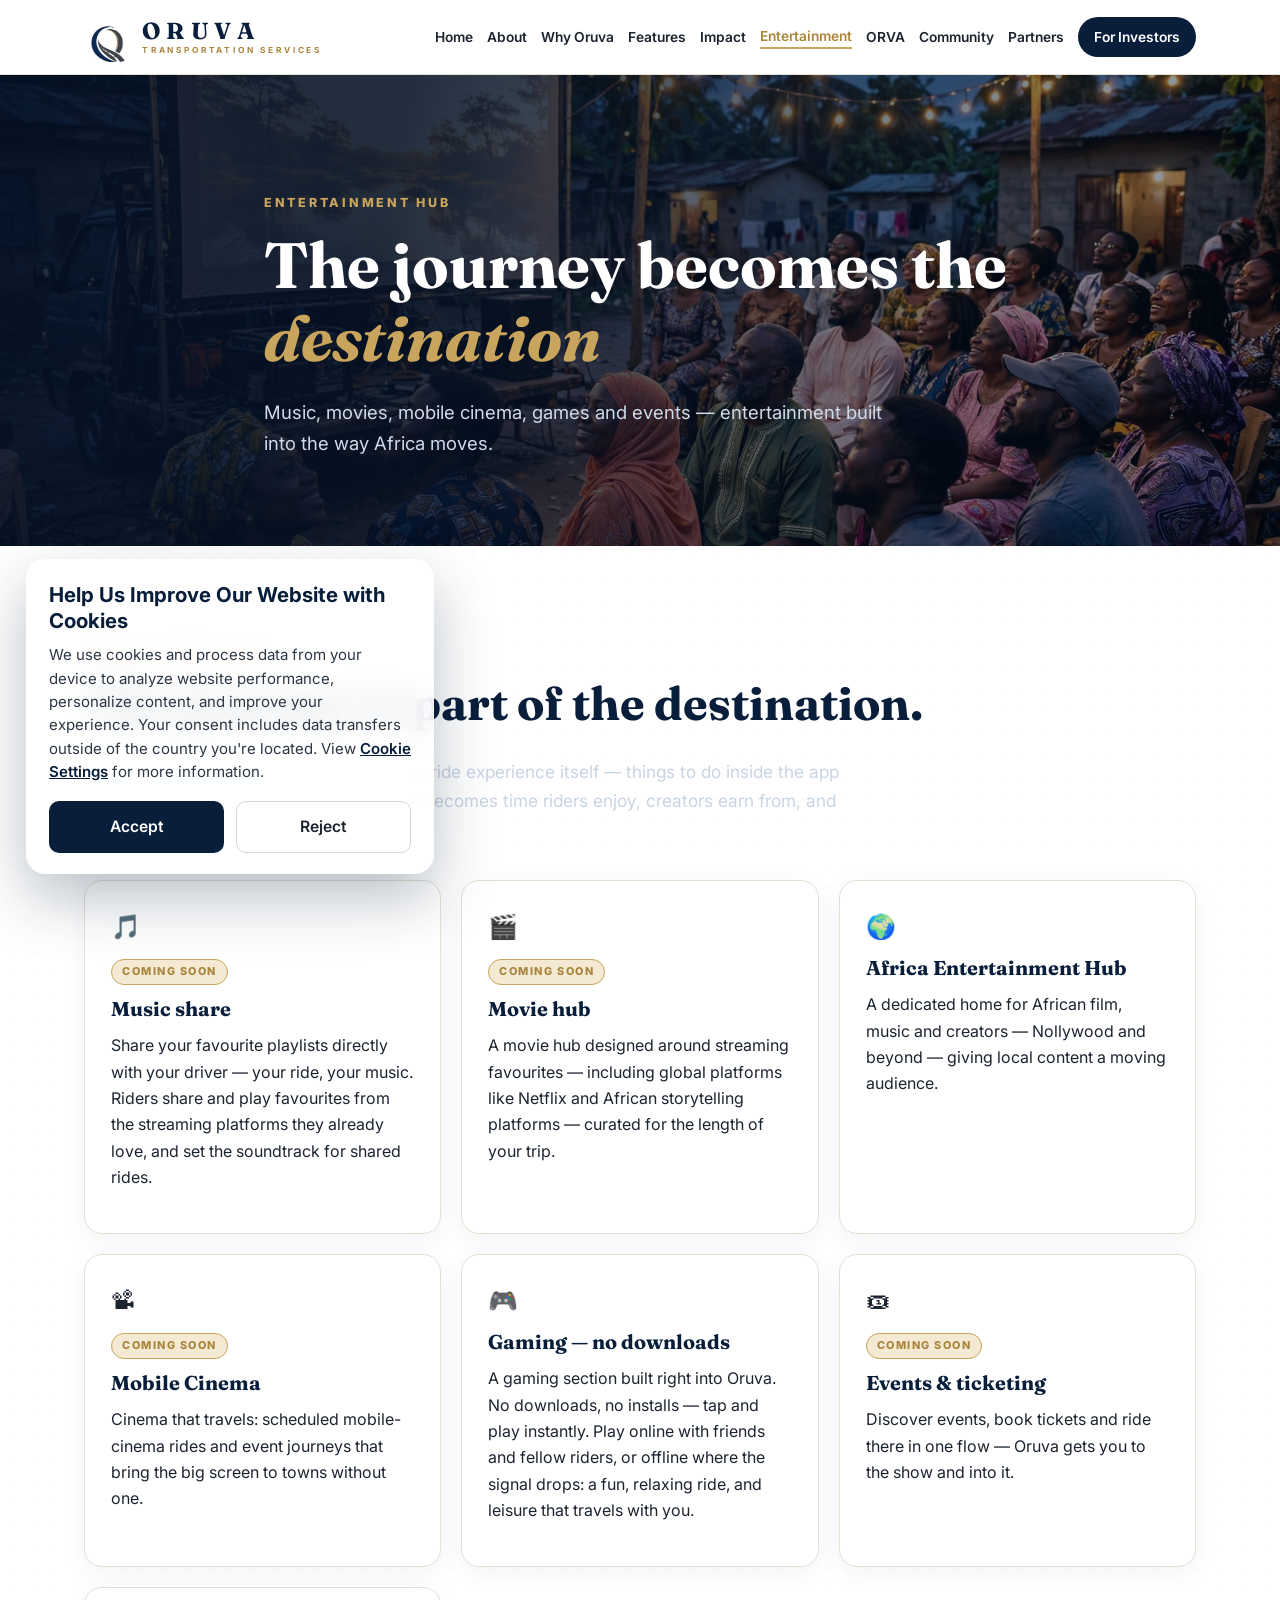
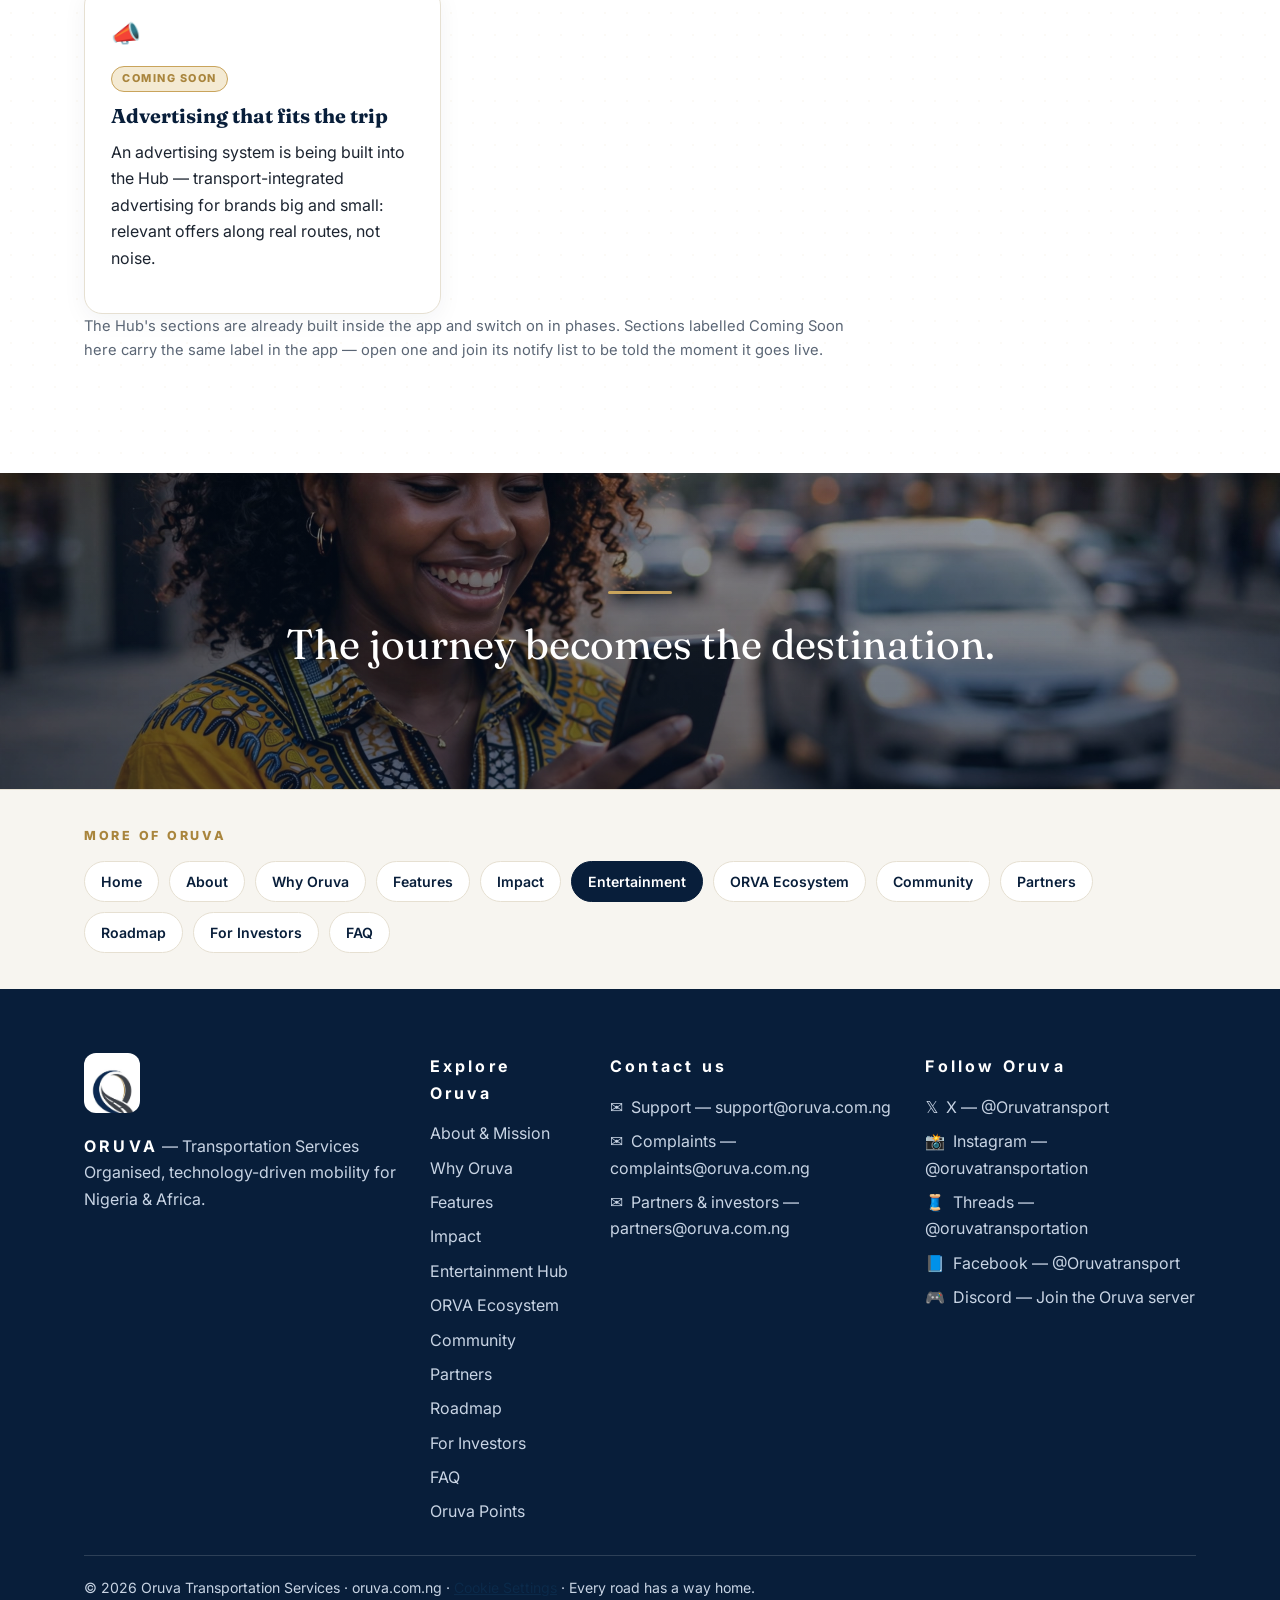
<file: entertainment.html>
<!DOCTYPE html>
<html lang="en">
<head>
<meta charset="UTF-8">
<meta name="viewport" content="width=device-width, initial-scale=1.0">
<title>Entertainment Hub — Oruva Transportation Services</title>
<meta name="description" content="Music sharing, a movie hub, the Africa Entertainment Hub, mobile cinema, instant games with no downloads (online and offline), events and ticketing inside Oruva.">
<link rel="canonical" href="https://oruva.com.ng/entertainment.html">
<meta property="og:type" content="website">
<meta property="og:site_name" content="Oruva Transportation Services">
<meta property="og:title" content="Entertainment Hub — Oruva Transportation Services">
<meta property="og:description" content="Music sharing, a movie hub, the Africa Entertainment Hub, mobile cinema, instant games with no downloads (online and offline), events and ticketing inside Oruva.">
<meta property="og:url" content="https://oruva.com.ng/entertainment.html">
<meta property="og:image" content="https://oruva.com.ng/assets/oruva-logo.jpg">
<meta name="twitter:card" content="summary_large_image">
<link rel="icon" href="assets/oruva-mark.jpg">
<link rel="preconnect" href="https://fonts.googleapis.com">
<link rel="preconnect" href="https://fonts.gstatic.com" crossorigin>
<link href="https://fonts.googleapis.com/css2?family=Fraunces:opsz,wght@9..144,500;9..144,600;9..144,700&family=Inter:wght@400;500;600;700;800&display=swap" rel="stylesheet">
<link rel="stylesheet" href="styles.css?v=6">
</head>
<body>
<header class="site-header" id="top">
  <div class="wrap header-inner">
    <a class="brand" href="index.html" aria-label="Oruva home">
      <img src="assets/oruva-mark.jpg" alt="Oruva emblem" class="brand-mark">
      <span class="brand-text">ORUVA<small>TRANSPORTATION SERVICES</small></span>
    </a>
    <button class="nav-toggle" id="navToggle" aria-label="Open menu" aria-expanded="false">☰</button>
    <nav class="main-nav" id="mainNav" aria-label="Main navigation">
      <a href="index.html">Home</a>
      <a href="about.html">About</a>
      <a href="why-oruva.html">Why Oruva</a>
      <a href="features.html">Features</a>
      <a href="impact.html">Impact</a>
      <a href="entertainment.html" class="active">Entertainment</a>
      <a href="orva.html">ORVA</a>
      <a href="community.html">Community</a>
      <a href="partners.html">Partners</a>
      <a class="nav-cta" href="investors.html">For Investors</a>
    </nav>
  </div>
</header>
<main>
<section class="page-hero has-img kenburns" style="--hero-img:url('assets/img/hero-cinema.jpg');--hero-pos:center">
    <div class="hero-bg"></div>
    <div class="wrap page-hero-inner reveal">
      <p class="eyebrow">Entertainment Hub</p>
      <h1>The journey becomes the <em>destination</em></h1>
      <p class="hero-sub">Music, movies, mobile cinema, games and events — entertainment built into the way Africa moves.</p>
    </div>
  </section>
<section id="entertainment" class="section">
    <div class="wrap reveal">
      <p class="eyebrow">Entertainment Hub</p>
      <h2>The journey is part of the destination.</h2>
      <p class="section-intro">Oruva's Entertainment Hub is built into the ride experience itself — things to do inside the app while your ride is in motion, so travel time becomes time riders enjoy, creators earn from, and brands pay to be part of.</p>
      <div class="cards cards-3">
        <article class="card"><span class="icon">🎵</span><span class="cs-tag">Coming Soon</span><h3>Music share</h3><p>Share your favourite playlists directly with your driver — your ride, your music. Riders share and play favourites from the streaming platforms they already love, and set the soundtrack for shared rides.</p></article>
        <article class="card"><span class="icon">🎬</span><span class="cs-tag">Coming Soon</span><h3>Movie hub</h3><p>A movie hub designed around streaming favourites — including global platforms like Netflix and African storytelling platforms — curated for the length of your trip.</p></article>
        <article class="card"><span class="icon">🌍</span><h3>Africa Entertainment Hub</h3><p>A dedicated home for African film, music and creators — Nollywood and beyond — giving local content a moving audience.</p></article>
        <article class="card"><span class="icon">📽</span><span class="cs-tag">Coming Soon</span><h3>Mobile Cinema</h3><p>Cinema that travels: scheduled mobile-cinema rides and event journeys that bring the big screen to towns without one.</p></article>
        <article class="card"><span class="icon">🎮</span><h3>Gaming — no downloads</h3><p>A gaming section built right into Oruva. No downloads, no installs — tap and play instantly. Play online with friends and fellow riders, or offline where the signal drops: a fun, relaxing ride, and leisure that travels with you.</p></article>
        <article class="card"><span class="icon">🎟</span><span class="cs-tag">Coming Soon</span><h3>Events &amp; ticketing</h3><p>Discover events, book tickets and ride there in one flow — Oruva gets you to the show and into it.</p></article>
        <article class="card"><span class="icon">📣</span><span class="cs-tag">Coming Soon</span><h3>Advertising that fits the trip</h3><p>An advertising system is being built into the Hub — transport-integrated advertising for brands big and small: relevant offers along real routes, not noise.</p></article>
      </div>
      <p class="note">The Hub's sections are already built inside the app and switch on in phases. Sections labelled Coming Soon here carry the same label in the app — open one and join its notify list to be told the moment it goes live.</p>
    </div>
  </section>
<section class="photo-band" style="--band-img:url('assets/img/hero-app.jpg')">
    <div class="wrap reveal"><blockquote>The journey becomes the destination.</blockquote></div>
  </section>
<section class="more-band">
    <div class="wrap reveal">
      <p class="eyebrow">More of Oruva</p>
      <div class="pills"><a class="pill" href="index.html">Home</a><a class="pill" href="about.html">About</a><a class="pill" href="why-oruva.html">Why Oruva</a><a class="pill" href="features.html">Features</a><a class="pill" href="impact.html">Impact</a><a class="pill active" href="entertainment.html">Entertainment</a><a class="pill" href="orva.html">ORVA Ecosystem</a><a class="pill" href="community.html">Community</a><a class="pill" href="partners.html">Partners</a><a class="pill" href="roadmap.html">Roadmap</a><a class="pill" href="investors.html">For Investors</a><a class="pill" href="faq.html">FAQ</a></div>
    </div>
  </section>
</main>
<footer class="site-footer">
  <div class="wrap footer-inner">
    <div>
      <img src="assets/oruva-mark.jpg" alt="Oruva emblem" class="footer-mark">
      <p><strong>ORUVA</strong> — Transportation Services<br>Organised, technology-driven mobility for Nigeria &amp; Africa.</p>
    </div>
    <nav aria-label="Footer">
      <strong class="footer-heading">Explore Oruva</strong>
      <a href="about.html">About &amp; Mission</a><a href="why-oruva.html">Why Oruva</a><a href="features.html">Features</a>
      <a href="impact.html">Impact</a><a href="entertainment.html">Entertainment Hub</a><a href="orva.html">ORVA Ecosystem</a>
      <a href="community.html">Community</a><a href="partners.html">Partners</a><a href="roadmap.html">Roadmap</a>
      <a href="investors.html">For Investors</a><a href="faq.html">FAQ</a>
      <a href="https://points.oruva.com.ng">Oruva Points</a>
    </nav>
    <nav aria-label="Contact Oruva by email">
      <strong class="footer-heading">Contact us</strong>
      <a href="mailto:support@oruva.com.ng">✉️ &nbsp;Support — support@oruva.com.ng</a>
      <a href="mailto:complaints@oruva.com.ng">✉️ &nbsp;Complaints — complaints@oruva.com.ng</a>
      <a href="mailto:partners@oruva.com.ng">✉️ &nbsp;Partners &amp; investors — partners@oruva.com.ng</a>
    </nav>
    <nav aria-label="Official social media">
      <strong class="footer-heading">Follow Oruva</strong>
      <a href="https://x.com/Oruvatransport" target="_blank" rel="noopener">𝕏 &nbsp;X — @Oruvatransport</a>
      <a href="https://www.instagram.com/oruvatransportation" target="_blank" rel="noopener">📸 &nbsp;Instagram — @oruvatransportation</a>
      <a href="https://www.threads.net/@oruvatransportation" target="_blank" rel="noopener">🧵 &nbsp;Threads — @oruvatransportation</a>
      <a href="https://www.facebook.com/Oruvatransport" target="_blank" rel="noopener">📘 &nbsp;Facebook — @Oruvatransport</a>
      <a href="https://discord.gg/6G67trYsMw" target="_blank" rel="noopener">🎮 &nbsp;Discord — Join the Oruva server</a>
    </nav>
    <p class="footer-base">© 2026 Oruva Transportation Services · oruva.com.ng · <a href="#" data-cookie-settings>Cookie Settings</a> · Every road has a way home.</p>
  </div>
</footer>
<div class="cookie-banner" id="cookieBanner" role="dialog" aria-label="Cookie consent" aria-hidden="true">
  <div class="cookie-view" id="cookieMainView">
    <h2 class="cookie-title">Help Us Improve Our Website with Cookies</h2>
    <p class="cookie-text">We use cookies and process data from your device to analyze website performance, personalize content, and improve your experience. Your consent includes data transfers outside of the country you're located. View <a href="#" id="cookieSettingsLink">Cookie Settings</a> for more information.</p>
    <div class="cookie-actions">
      <button type="button" class="cookie-btn cookie-btn-primary" id="cookieAccept">Accept</button>
      <button type="button" class="cookie-btn cookie-btn-light" id="cookieReject">Reject</button>
    </div>
  </div>
  <div class="cookie-view" id="cookieSettingsView" hidden>
    <h2 class="cookie-title">Cookie Settings</h2>
    <div class="cookie-row">
      <div><strong>Strictly Necessary</strong><p>Required for the website to work — security and your saved choices. Always active.</p></div>
      <span class="cookie-locked">Always on</span>
    </div>
    <div class="cookie-row">
      <div><strong>Analytics &amp; Performance</strong><p>Helps us understand which pages people visit so we can improve them.</p></div>
      <label class="cookie-switch"><input type="checkbox" id="cookieAnalytics"><span></span></label>
    </div>
    <div class="cookie-row">
      <div><strong>Personalization &amp; Marketing</strong><p>Lets us tailor content and measure how our campaigns perform.</p></div>
      <label class="cookie-switch"><input type="checkbox" id="cookieMarketing"><span></span></label>
    </div>
    <div class="cookie-actions">
      <button type="button" class="cookie-btn cookie-btn-primary" id="cookieSave">Save My Settings</button>
      <button type="button" class="cookie-btn cookie-btn-light" id="cookieAcceptAll">Accept All</button>
    </div>
  </div>
</div>
<script src="app.js?v=3"></script>
</body>
</html>
</file>
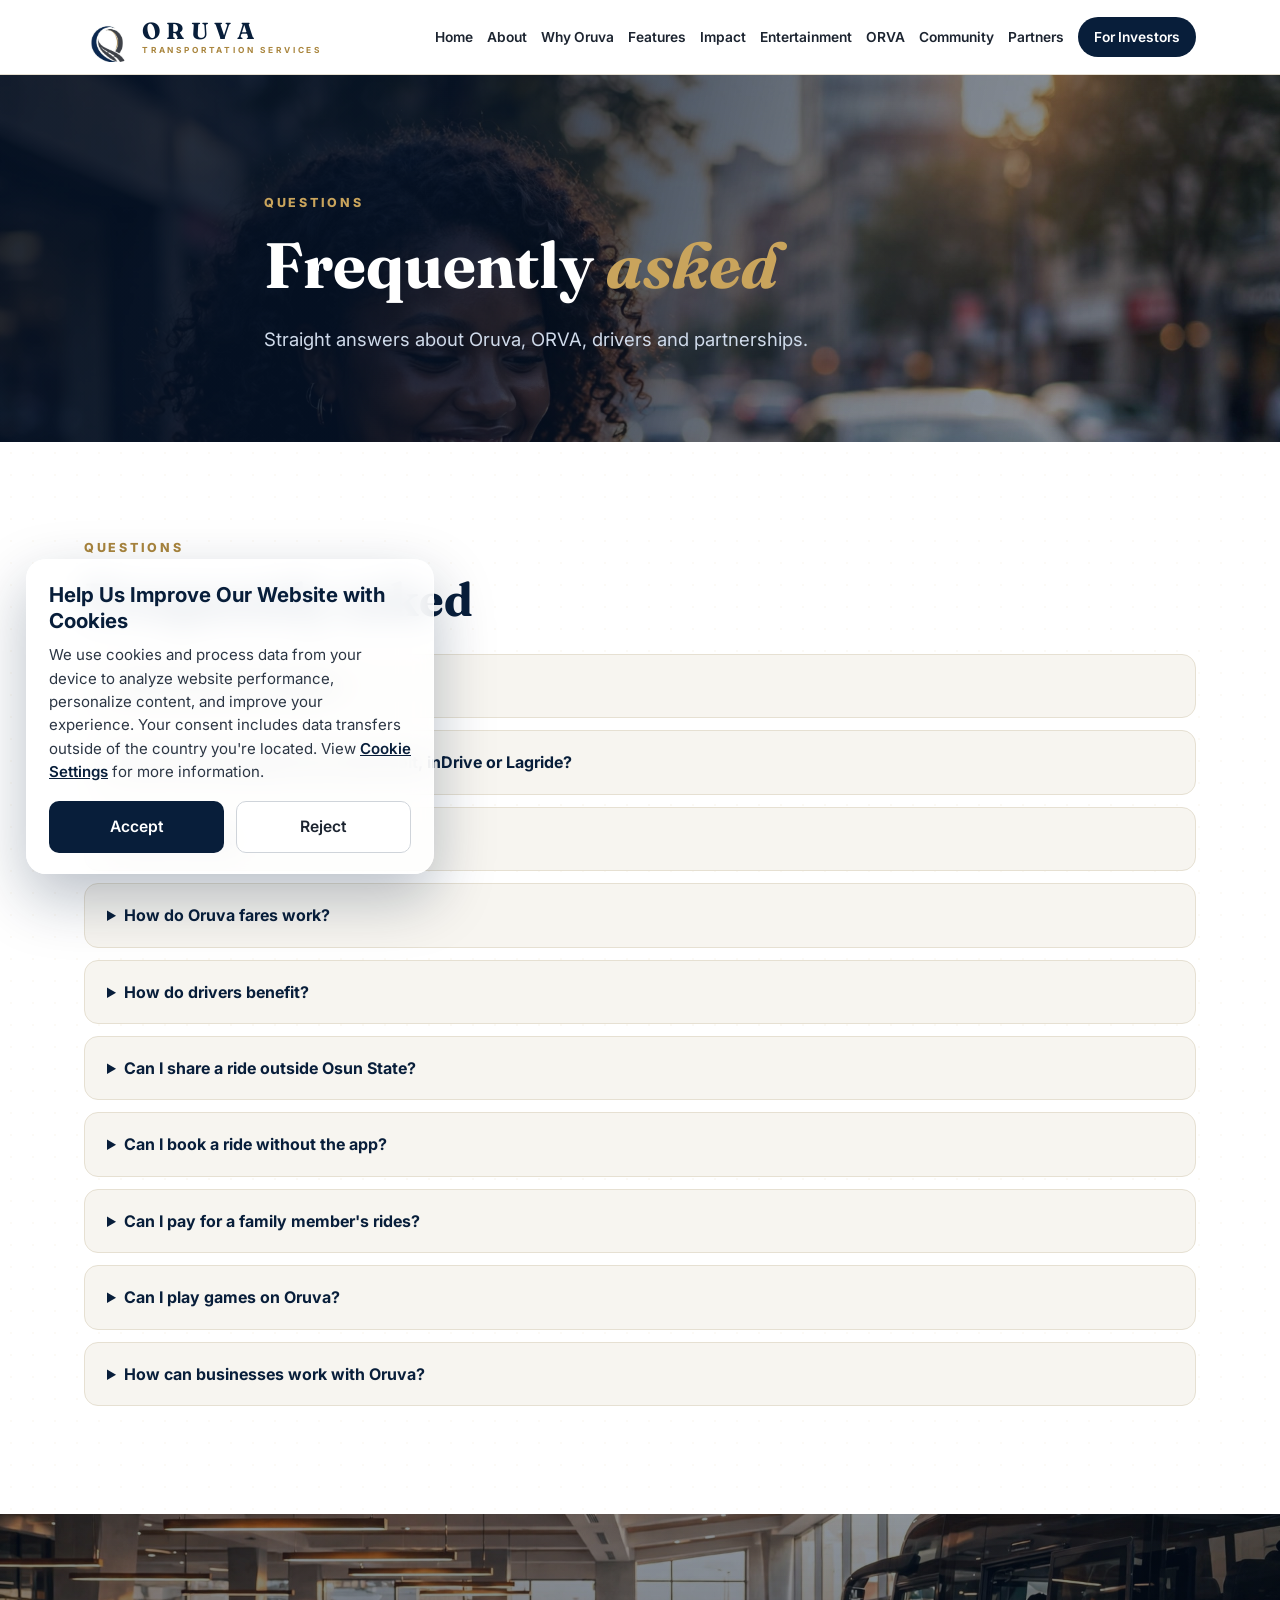
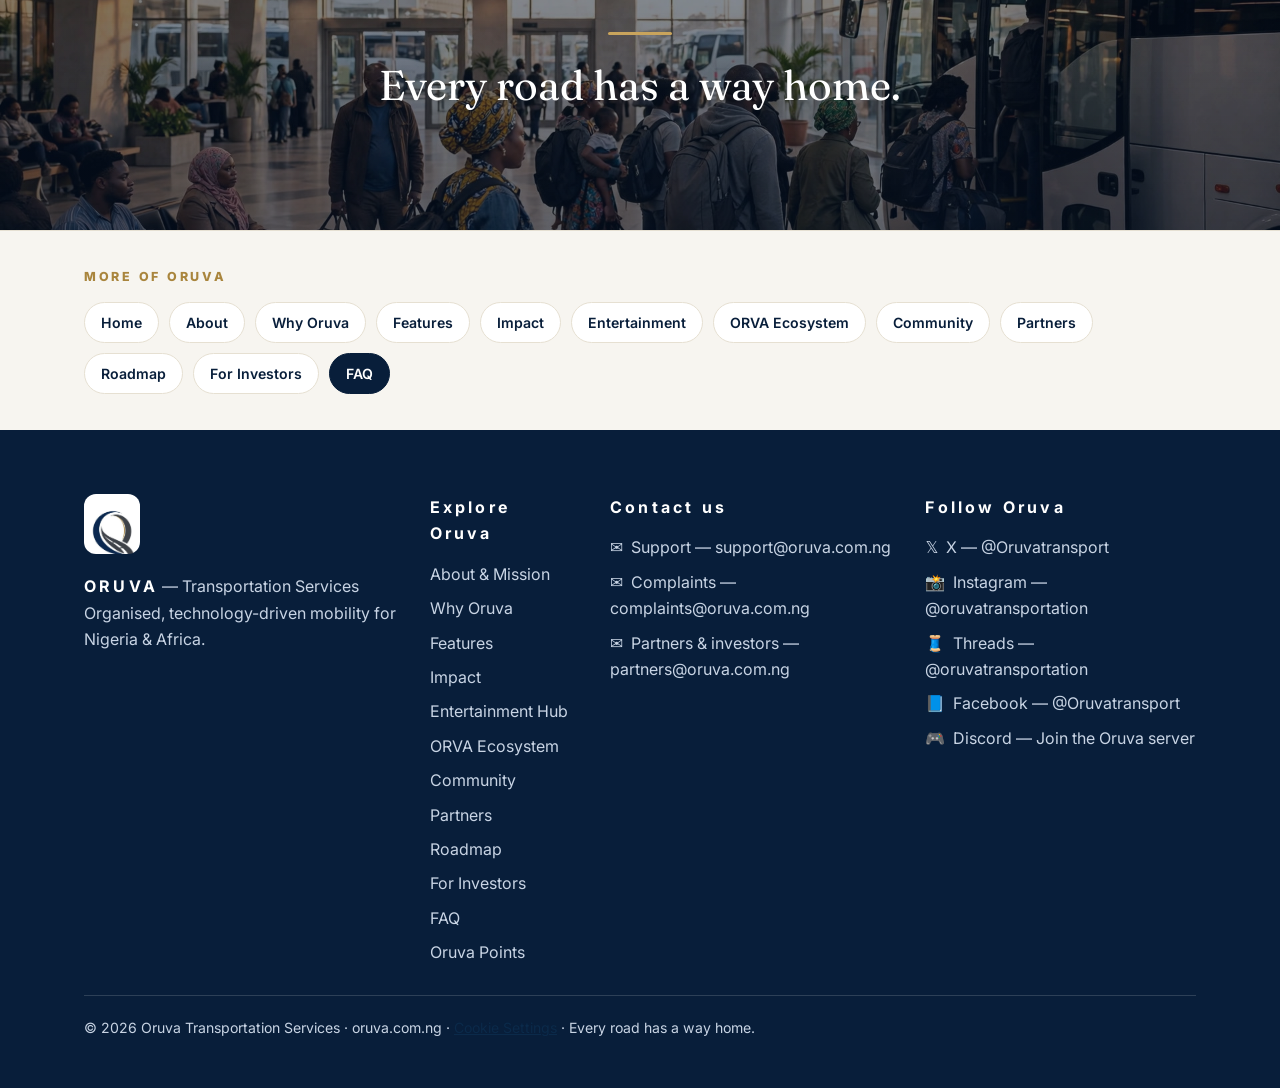
<file: faq.html>
<!DOCTYPE html>
<html lang="en">
<head>
<meta charset="UTF-8">
<meta name="viewport" content="width=device-width, initial-scale=1.0">
<title>FAQ — Oruva Transportation Services</title>
<meta name="description" content="Straight answers: where Oruva operates, how it differs from Uber, Bolt, inDrive and Lagride, what ORVA is, and how drivers and businesses benefit.">
<link rel="canonical" href="https://oruva.com.ng/faq.html">
<meta property="og:type" content="website">
<meta property="og:site_name" content="Oruva Transportation Services">
<meta property="og:title" content="FAQ — Oruva Transportation Services">
<meta property="og:description" content="Straight answers: where Oruva operates, how it differs from Uber, Bolt, inDrive and Lagride, what ORVA is, and how drivers and businesses benefit.">
<meta property="og:url" content="https://oruva.com.ng/faq.html">
<meta property="og:image" content="https://oruva.com.ng/assets/oruva-logo.jpg">
<meta name="twitter:card" content="summary_large_image">
<link rel="icon" href="assets/oruva-mark.jpg">
<link rel="preconnect" href="https://fonts.googleapis.com">
<link rel="preconnect" href="https://fonts.gstatic.com" crossorigin>
<link href="https://fonts.googleapis.com/css2?family=Fraunces:opsz,wght@9..144,500;9..144,600;9..144,700&family=Inter:wght@400;500;600;700;800&display=swap" rel="stylesheet">
<link rel="stylesheet" href="styles.css?v=6">
</head>
<body>
<header class="site-header" id="top">
  <div class="wrap header-inner">
    <a class="brand" href="index.html" aria-label="Oruva home">
      <img src="assets/oruva-mark.jpg" alt="Oruva emblem" class="brand-mark">
      <span class="brand-text">ORUVA<small>TRANSPORTATION SERVICES</small></span>
    </a>
    <button class="nav-toggle" id="navToggle" aria-label="Open menu" aria-expanded="false">☰</button>
    <nav class="main-nav" id="mainNav" aria-label="Main navigation">
      <a href="index.html">Home</a>
      <a href="about.html">About</a>
      <a href="why-oruva.html">Why Oruva</a>
      <a href="features.html">Features</a>
      <a href="impact.html">Impact</a>
      <a href="entertainment.html">Entertainment</a>
      <a href="orva.html">ORVA</a>
      <a href="community.html">Community</a>
      <a href="partners.html">Partners</a>
      <a class="nav-cta" href="investors.html">For Investors</a>
    </nav>
  </div>
</header>
<main>
<section class="page-hero has-img kenburns" style="--hero-img:url('assets/img/hero-app.jpg');--hero-pos:top">
    <div class="hero-bg"></div>
    <div class="wrap page-hero-inner reveal">
      <p class="eyebrow">Questions</p>
      <h1>Frequently <em>asked</em></h1>
      <p class="hero-sub">Straight answers about Oruva, ORVA, drivers and partnerships.</p>
    </div>
  </section>
<section id="faq" class="section">
    <div class="wrap reveal">
      <p class="eyebrow">Questions</p>
      <h2>Frequently asked</h2>
      <div class="faq">
        <details><summary>Where does Oruva operate?</summary><p>Oruva is field-testing across 5+ cities and towns in Osun State — including Osogbo, Ile-Ife, Ilesa and Ede — with Lagos, Oyo and Abuja as the next beachhead markets, then nationwide and across Africa.</p></details>
        <details><summary>How is Oruva different from Uber, Bolt, inDrive or Lagride?</summary><p>Oruva combines their strengths — reliability, affordability, fare transparency and professionalism — and adds what they leave out: landmark-based pickups, low-bandwidth flows, underserved-town coverage, driver economics published in the open (a 10% all-in fee, tips in full), shared-ride community, an entertainment hub and the ORVA token economy.</p></details>
        <details><summary>What is ORVA?</summary><p>ORVA is Oruva's official ecosystem token on Solana, with a fixed supply of 1 billion. It powers rewards, referrals and community governance; gas-free in-app payments arrive with the Blockchain Hub, coming soon. You can start earning toward ORVA today through Oruva Points — Season 1 opens 26 October 2026.</p></details>
        <details><summary>How do Oruva fares work?</summary><p>Fares start from published pegs — ₦1,500 for a car ride's first 1 km / 5 minutes, ₦700 for a bike ride — and are then negotiated between rider and driver, with the full breakdown shown before you confirm. There is no surge pricing. Ever. The price agreed is the price paid.</p></details>
        <details><summary>How do drivers benefit?</summary><p>Verified drivers get organised demand, a published 10% all-in platform fee — against the 20–30% taken elsewhere — and tips that are theirs in full. Fiat settlement today, ORVA settlement with the Blockchain Hub, vehicle-finance and savings sections on the way, rewards — and a community that treats driving as a profession, not a gig of last resort.</p></details>
        <details><summary>Can I share a ride outside Osun State?</summary><p>Shared rides are live within Osun State today, for Tier 3-verified members. Interstate shared rides are coming soon — including scheduled Corridor Shared Rides on routes like Osogbo–Ibadan, Ife–Osogbo and Ilesa–Akure, with advance booking and known pickup points.</p></details>
        <details><summary>Can I book a ride without the app?</summary><p>Soon. Book Your Way is in development: booking by WhatsApp voice note — in Yoruba or Pidgin — by SMS, or by missed call, where Oruva calls you back to take the booking. The sections already exist in the app, labelled Coming Soon.</p></details>
        <details><summary>Can I pay for a family member's rides?</summary><p>Family Accounts are coming soon: fund a family member's rides from your wallet, follow their trip live and get a notification when the trip completes. Everyone keeps their own account — a Family Account links people; it never merges them.</p></details>
        <details><summary>Can I play games on Oruva?</summary><p>Yes — Oruva has a gaming section built into the platform, with nothing to download or install. Play online with friends and fellow riders, or offline when the network drops, during a ride or at leisure.</p></details>
        <details><summary>How can businesses work with Oruva?</summary><p>Through transport-integrated advertising, event and ticketing partnerships, fleet and logistics services, and the ORVA payment hub — reaching customers while they move.</p></details>
      </div>
    </div>
  </section>
<section class="photo-band" style="--band-img:url('assets/img/hero-bus.jpg')">
    <div class="wrap reveal"><blockquote>Every road has a way home.</blockquote></div>
  </section>
<section class="more-band">
    <div class="wrap reveal">
      <p class="eyebrow">More of Oruva</p>
      <div class="pills"><a class="pill" href="index.html">Home</a><a class="pill" href="about.html">About</a><a class="pill" href="why-oruva.html">Why Oruva</a><a class="pill" href="features.html">Features</a><a class="pill" href="impact.html">Impact</a><a class="pill" href="entertainment.html">Entertainment</a><a class="pill" href="orva.html">ORVA Ecosystem</a><a class="pill" href="community.html">Community</a><a class="pill" href="partners.html">Partners</a><a class="pill" href="roadmap.html">Roadmap</a><a class="pill" href="investors.html">For Investors</a><a class="pill active" href="faq.html">FAQ</a></div>
    </div>
  </section>
</main>
<footer class="site-footer">
  <div class="wrap footer-inner">
    <div>
      <img src="assets/oruva-mark.jpg" alt="Oruva emblem" class="footer-mark">
      <p><strong>ORUVA</strong> — Transportation Services<br>Organised, technology-driven mobility for Nigeria &amp; Africa.</p>
    </div>
    <nav aria-label="Footer">
      <strong class="footer-heading">Explore Oruva</strong>
      <a href="about.html">About &amp; Mission</a><a href="why-oruva.html">Why Oruva</a><a href="features.html">Features</a>
      <a href="impact.html">Impact</a><a href="entertainment.html">Entertainment Hub</a><a href="orva.html">ORVA Ecosystem</a>
      <a href="community.html">Community</a><a href="partners.html">Partners</a><a href="roadmap.html">Roadmap</a>
      <a href="investors.html">For Investors</a><a href="faq.html">FAQ</a>
      <a href="https://points.oruva.com.ng">Oruva Points</a>
    </nav>
    <nav aria-label="Contact Oruva by email">
      <strong class="footer-heading">Contact us</strong>
      <a href="mailto:support@oruva.com.ng">✉️ &nbsp;Support — support@oruva.com.ng</a>
      <a href="mailto:complaints@oruva.com.ng">✉️ &nbsp;Complaints — complaints@oruva.com.ng</a>
      <a href="mailto:partners@oruva.com.ng">✉️ &nbsp;Partners &amp; investors — partners@oruva.com.ng</a>
    </nav>
    <nav aria-label="Official social media">
      <strong class="footer-heading">Follow Oruva</strong>
      <a href="https://x.com/Oruvatransport" target="_blank" rel="noopener">𝕏 &nbsp;X — @Oruvatransport</a>
      <a href="https://www.instagram.com/oruvatransportation" target="_blank" rel="noopener">📸 &nbsp;Instagram — @oruvatransportation</a>
      <a href="https://www.threads.net/@oruvatransportation" target="_blank" rel="noopener">🧵 &nbsp;Threads — @oruvatransportation</a>
      <a href="https://www.facebook.com/Oruvatransport" target="_blank" rel="noopener">📘 &nbsp;Facebook — @Oruvatransport</a>
      <a href="https://discord.gg/6G67trYsMw" target="_blank" rel="noopener">🎮 &nbsp;Discord — Join the Oruva server</a>
    </nav>
    <p class="footer-base">© 2026 Oruva Transportation Services · oruva.com.ng · <a href="#" data-cookie-settings>Cookie Settings</a> · Every road has a way home.</p>
  </div>
</footer>
<div class="cookie-banner" id="cookieBanner" role="dialog" aria-label="Cookie consent" aria-hidden="true">
  <div class="cookie-view" id="cookieMainView">
    <h2 class="cookie-title">Help Us Improve Our Website with Cookies</h2>
    <p class="cookie-text">We use cookies and process data from your device to analyze website performance, personalize content, and improve your experience. Your consent includes data transfers outside of the country you're located. View <a href="#" id="cookieSettingsLink">Cookie Settings</a> for more information.</p>
    <div class="cookie-actions">
      <button type="button" class="cookie-btn cookie-btn-primary" id="cookieAccept">Accept</button>
      <button type="button" class="cookie-btn cookie-btn-light" id="cookieReject">Reject</button>
    </div>
  </div>
  <div class="cookie-view" id="cookieSettingsView" hidden>
    <h2 class="cookie-title">Cookie Settings</h2>
    <div class="cookie-row">
      <div><strong>Strictly Necessary</strong><p>Required for the website to work — security and your saved choices. Always active.</p></div>
      <span class="cookie-locked">Always on</span>
    </div>
    <div class="cookie-row">
      <div><strong>Analytics &amp; Performance</strong><p>Helps us understand which pages people visit so we can improve them.</p></div>
      <label class="cookie-switch"><input type="checkbox" id="cookieAnalytics"><span></span></label>
    </div>
    <div class="cookie-row">
      <div><strong>Personalization &amp; Marketing</strong><p>Lets us tailor content and measure how our campaigns perform.</p></div>
      <label class="cookie-switch"><input type="checkbox" id="cookieMarketing"><span></span></label>
    </div>
    <div class="cookie-actions">
      <button type="button" class="cookie-btn cookie-btn-primary" id="cookieSave">Save My Settings</button>
      <button type="button" class="cookie-btn cookie-btn-light" id="cookieAcceptAll">Accept All</button>
    </div>
  </div>
</div>
<script src="app.js?v=3"></script>
</body>
</html>
</file>
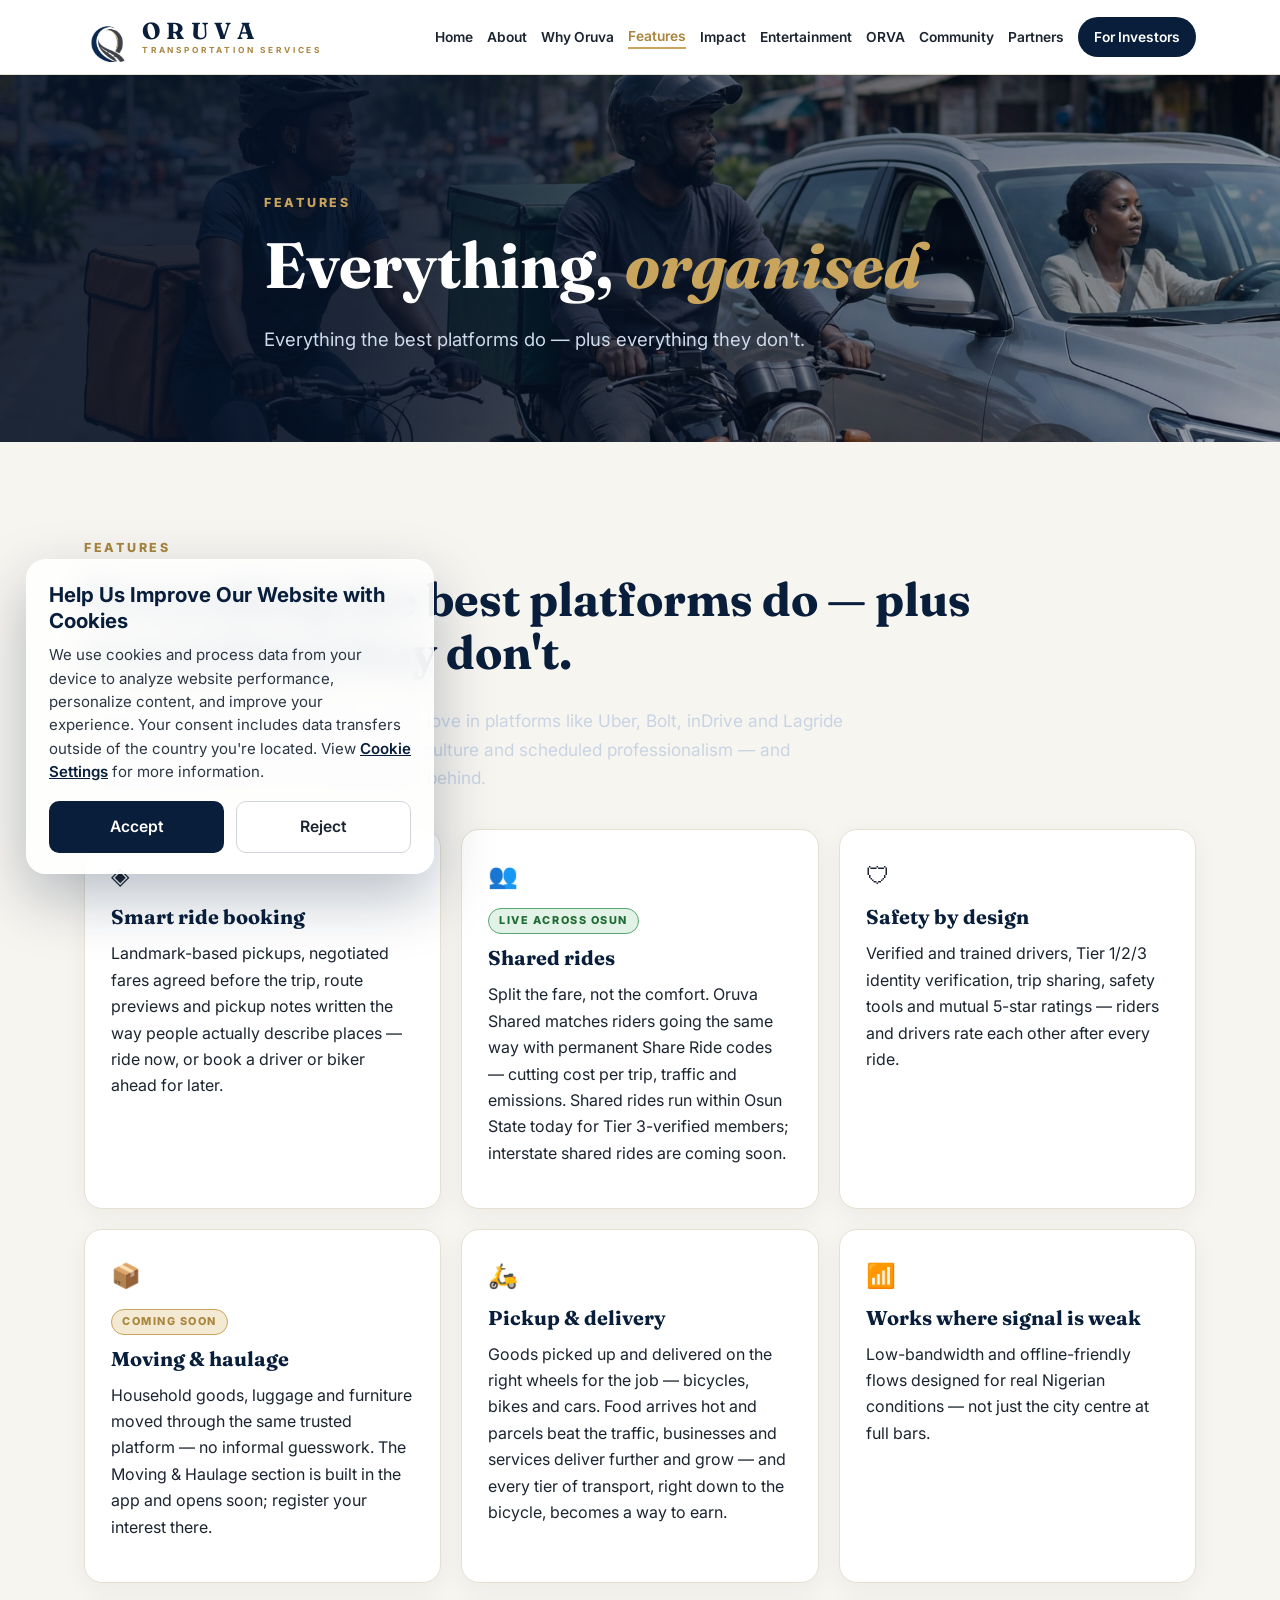
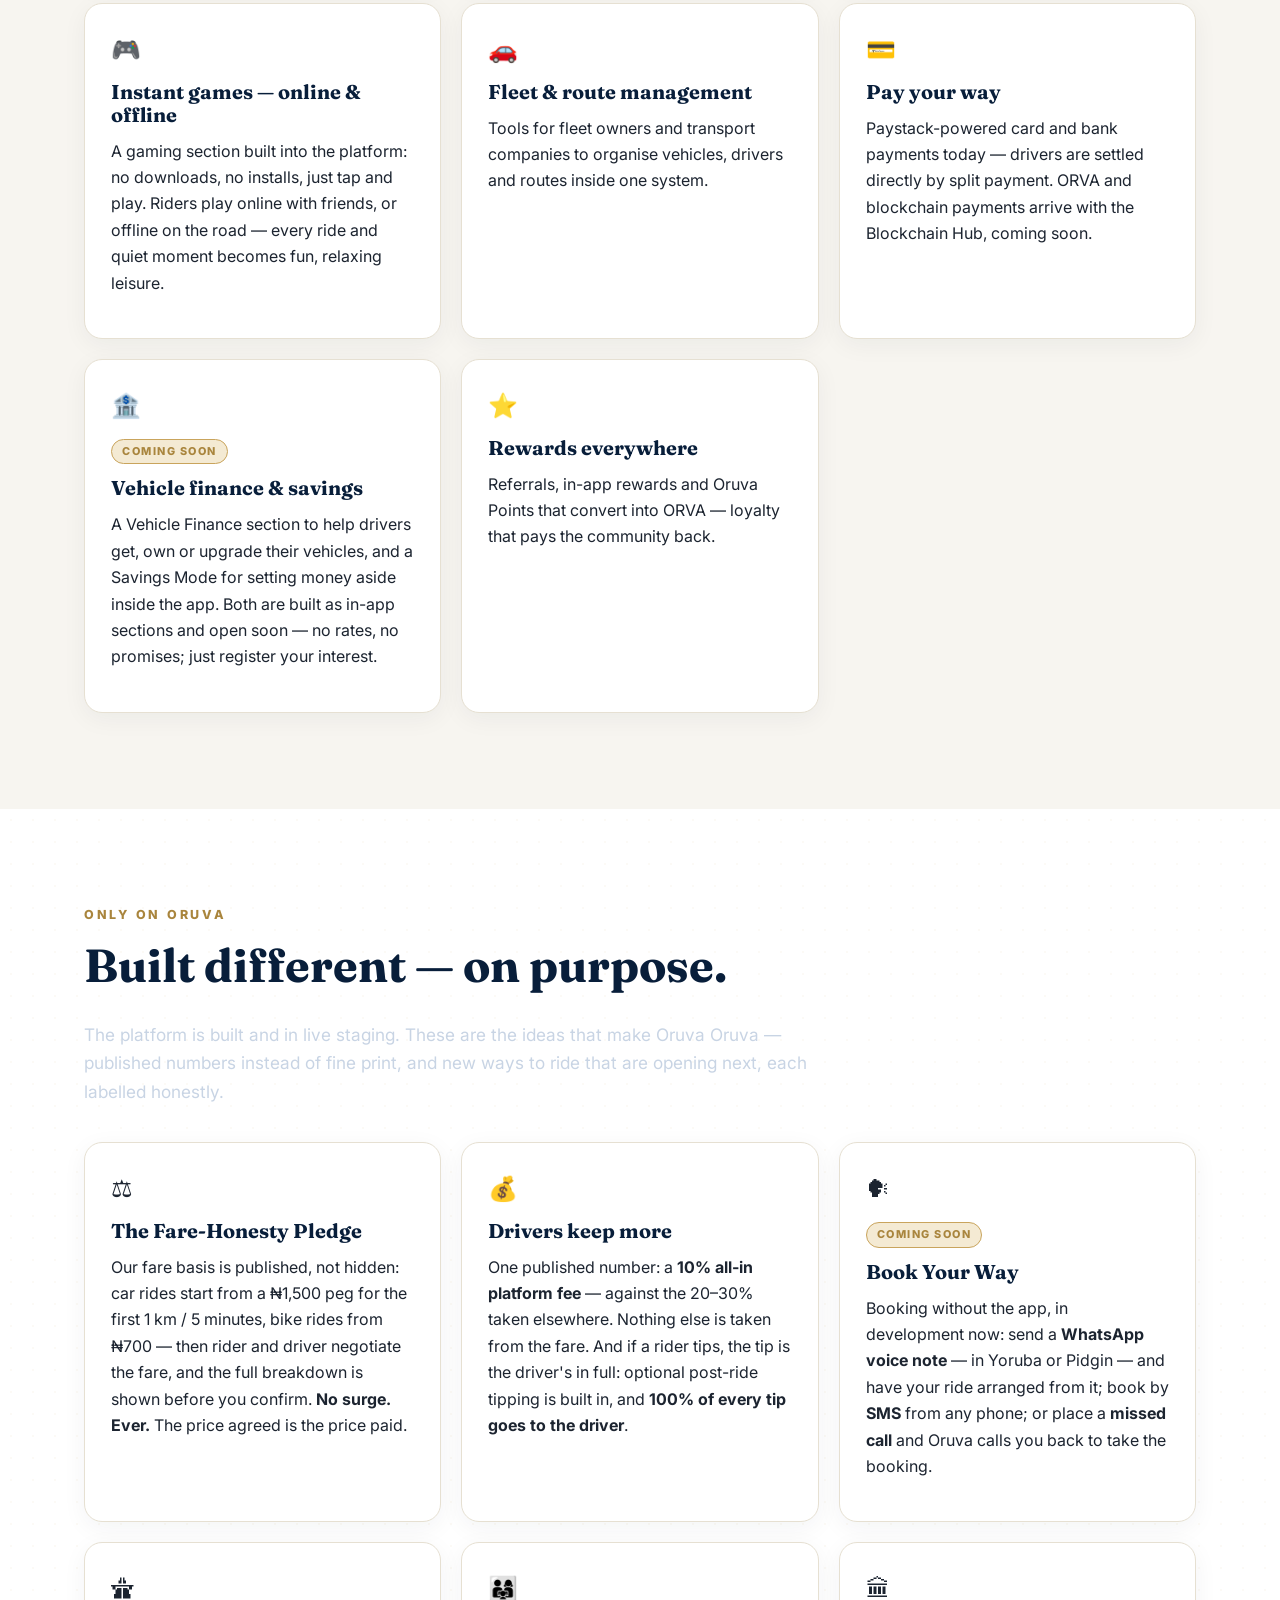
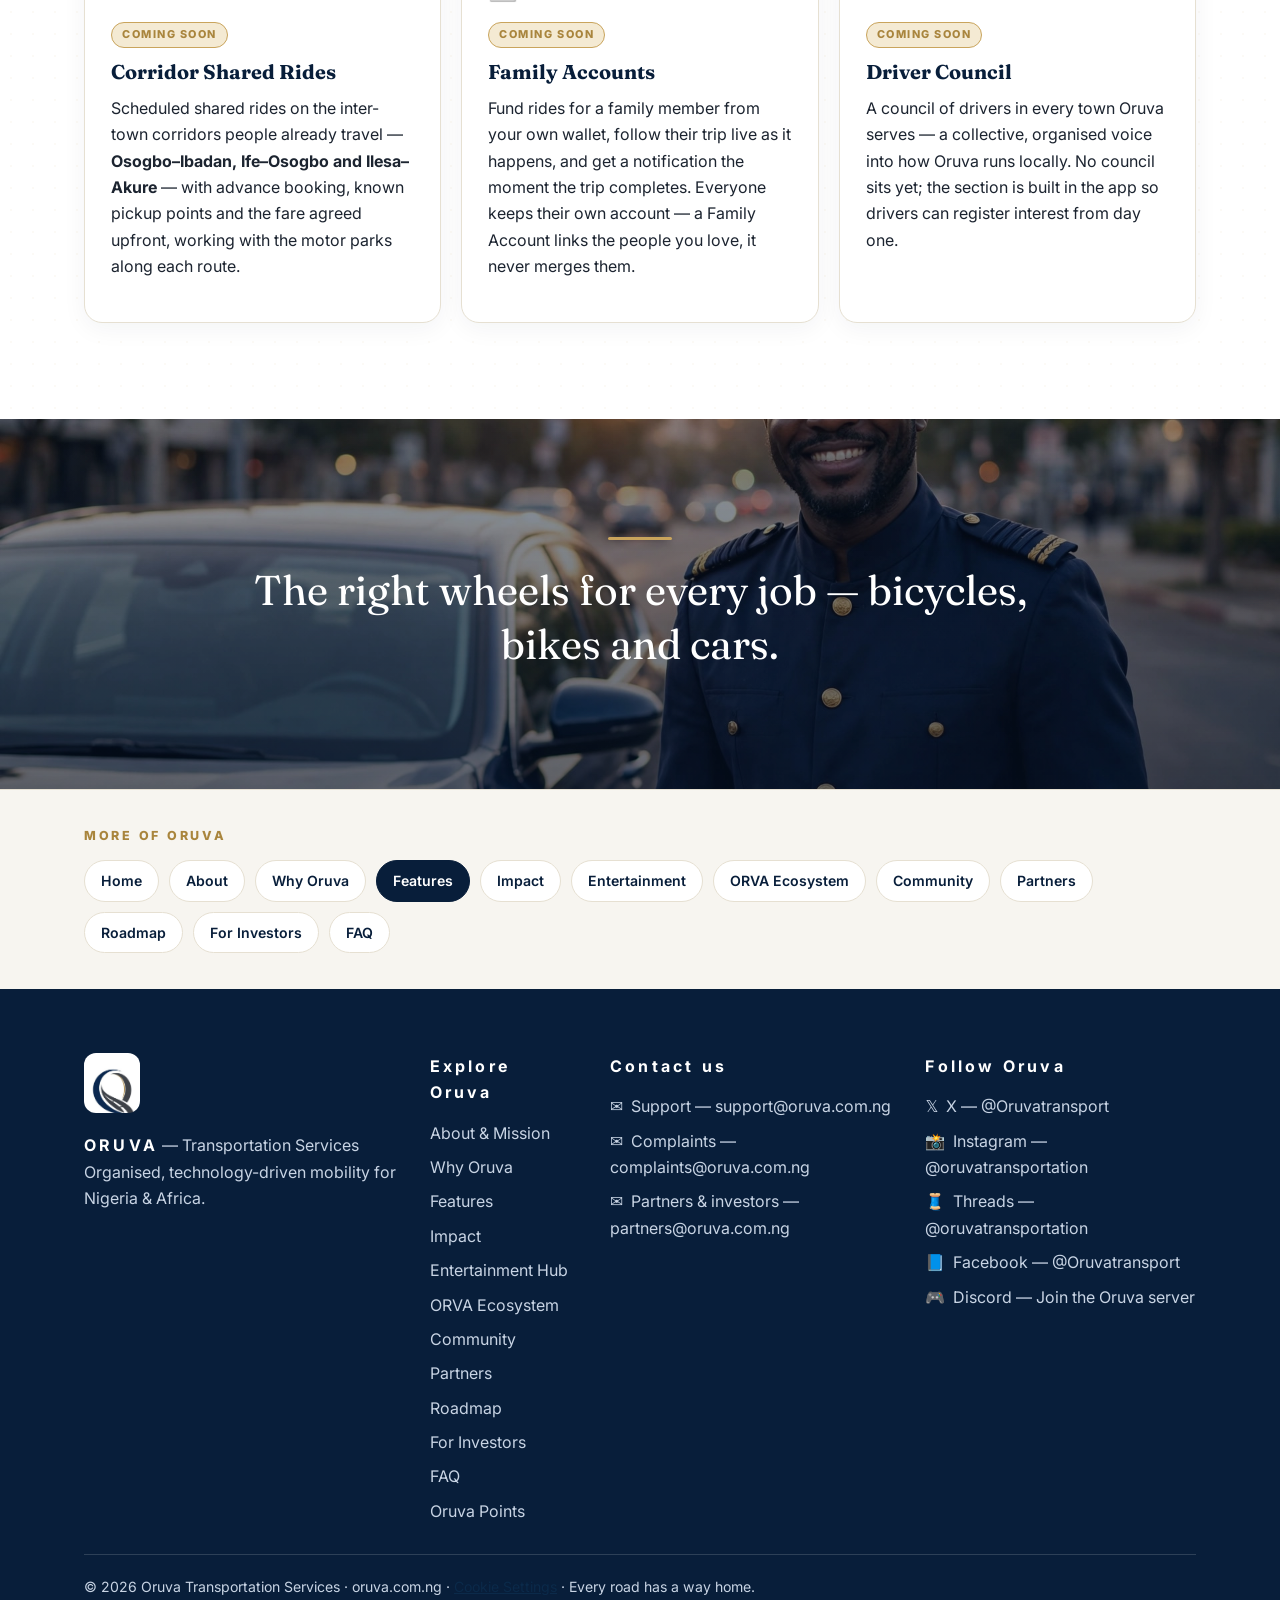
<file: features.html>
<!DOCTYPE html>
<html lang="en">
<head>
<meta charset="UTF-8">
<meta name="viewport" content="width=device-width, initial-scale=1.0">
<title>Features — Oruva Transportation Services</title>
<meta name="description" content="Smart rides, shared rides live across Osun, pickup & delivery, safety, published driver economics and rewards — plus Book Your Way, corridor rides and family accounts coming soon.">
<link rel="canonical" href="https://oruva.com.ng/features.html">
<meta property="og:type" content="website">
<meta property="og:site_name" content="Oruva Transportation Services">
<meta property="og:title" content="Features — Oruva Transportation Services">
<meta property="og:description" content="Smart rides, shared rides live across Osun, pickup & delivery, safety, published driver economics and rewards — plus Book Your Way, corridor rides and family accounts coming soon.">
<meta property="og:url" content="https://oruva.com.ng/features.html">
<meta property="og:image" content="https://oruva.com.ng/assets/oruva-logo.jpg">
<meta name="twitter:card" content="summary_large_image">
<link rel="icon" href="assets/oruva-mark.jpg">
<link rel="preconnect" href="https://fonts.googleapis.com">
<link rel="preconnect" href="https://fonts.gstatic.com" crossorigin>
<link href="https://fonts.googleapis.com/css2?family=Fraunces:opsz,wght@9..144,500;9..144,600;9..144,700&family=Inter:wght@400;500;600;700;800&display=swap" rel="stylesheet">
<link rel="stylesheet" href="styles.css?v=6">
</head>
<body>
<header class="site-header" id="top">
  <div class="wrap header-inner">
    <a class="brand" href="index.html" aria-label="Oruva home">
      <img src="assets/oruva-mark.jpg" alt="Oruva emblem" class="brand-mark">
      <span class="brand-text">ORUVA<small>TRANSPORTATION SERVICES</small></span>
    </a>
    <button class="nav-toggle" id="navToggle" aria-label="Open menu" aria-expanded="false">☰</button>
    <nav class="main-nav" id="mainNav" aria-label="Main navigation">
      <a href="index.html">Home</a>
      <a href="about.html">About</a>
      <a href="why-oruva.html">Why Oruva</a>
      <a href="features.html" class="active">Features</a>
      <a href="impact.html">Impact</a>
      <a href="entertainment.html">Entertainment</a>
      <a href="orva.html">ORVA</a>
      <a href="community.html">Community</a>
      <a href="partners.html">Partners</a>
      <a class="nav-cta" href="investors.html">For Investors</a>
    </nav>
  </div>
</header>
<main>
<section class="page-hero has-img kenburns" style="--hero-img:url('assets/img/hero-transport.jpg');--hero-pos:center">
    <div class="hero-bg"></div>
    <div class="wrap page-hero-inner reveal">
      <p class="eyebrow">Features</p>
      <h1>Everything, <em>organised</em></h1>
      <p class="hero-sub">Everything the best platforms do — plus everything they don't.</p>
    </div>
  </section>
<section id="features" class="section section-soft">
    <div class="wrap reveal">
      <p class="eyebrow">Features</p>
      <h2>Everything the best platforms do — plus everything they don't.</h2>
      <p class="section-intro">Oruva brings together the strengths riders love in platforms like Uber, Bolt, inDrive and Lagride — reliability, affordability, fare negotiation culture and scheduled professionalism — and closes the gaps every one of them leaves behind.</p>
      <div class="cards cards-3">
        <article class="card"><span class="icon">◈</span><h3>Smart ride booking</h3><p>Landmark-based pickups, negotiated fares agreed before the trip, route previews and pickup notes written the way people actually describe places — ride now, or book a driver or biker ahead for later.</p></article>
        <article class="card"><span class="icon">👥</span><span class="live-tag">Live across Osun</span><h3>Shared rides</h3><p>Split the fare, not the comfort. Oruva Shared matches riders going the same way with permanent Share Ride codes — cutting cost per trip, traffic and emissions. Shared rides run within Osun State today for Tier 3-verified members; interstate shared rides are coming soon.</p></article>
        <article class="card"><span class="icon">🛡</span><h3>Safety by design</h3><p>Verified and trained drivers, Tier 1/2/3 identity verification, trip sharing, safety tools and mutual 5-star ratings — riders and drivers rate each other after every ride.</p></article>
        <article class="card"><span class="icon">📦</span><span class="cs-tag">Coming Soon</span><h3>Moving &amp; haulage</h3><p>Household goods, luggage and furniture moved through the same trusted platform — no informal guesswork. The Moving &amp; Haulage section is built in the app and opens soon; register your interest there.</p></article>
        <article class="card"><span class="icon">🛵</span><h3>Pickup &amp; delivery</h3><p>Goods picked up and delivered on the right wheels for the job — bicycles, bikes and cars. Food arrives hot and parcels beat the traffic, businesses and services deliver further and grow — and every tier of transport, right down to the bicycle, becomes a way to earn.</p></article>
        <article class="card"><span class="icon">📶</span><h3>Works where signal is weak</h3><p>Low-bandwidth and offline-friendly flows designed for real Nigerian conditions — not just the city centre at full bars.</p></article>
        <article class="card"><span class="icon">🎮</span><h3>Instant games — online &amp; offline</h3><p>A gaming section built into the platform: no downloads, no installs, just tap and play. Riders play online with friends, or offline on the road — every ride and quiet moment becomes fun, relaxing leisure.</p></article>
        <article class="card"><span class="icon">🚗</span><h3>Fleet &amp; route management</h3><p>Tools for fleet owners and transport companies to organise vehicles, drivers and routes inside one system.</p></article>
        <article class="card"><span class="icon">💳</span><h3>Pay your way</h3><p>Paystack-powered card and bank payments today — drivers are settled directly by split payment. ORVA and blockchain payments arrive with the Blockchain Hub, coming soon.</p></article>
        <article class="card"><span class="icon">🏦</span><span class="cs-tag">Coming Soon</span><h3>Vehicle finance &amp; savings</h3><p>A Vehicle Finance section to help drivers get, own or upgrade their vehicles, and a Savings Mode for setting money aside inside the app. Both are built as in-app sections and open soon — no rates, no promises; just register your interest.</p></article>
        <article class="card"><span class="icon">⭐</span><h3>Rewards everywhere</h3><p>Referrals, in-app rewards and Oruva Points that convert into ORVA — loyalty that pays the community back.</p></article>
      </div>
    </div>
  </section>
<section id="difference" class="section">
    <div class="wrap reveal">
      <p class="eyebrow">Only on Oruva</p>
      <h2>Built different — on purpose.</h2>
      <p class="section-intro">The platform is built and in live staging. These are the ideas that make Oruva Oruva — published numbers instead of fine print, and new ways to ride that are opening next, each labelled honestly.</p>
      <div class="cards cards-3">
        <article class="card"><span class="icon">⚖️</span><h3>The Fare-Honesty Pledge</h3><p>Our fare basis is published, not hidden: car rides start from a ₦1,500 peg for the first 1 km / 5 minutes, bike rides from ₦700 — then rider and driver negotiate the fare, and the full breakdown is shown before you confirm. <strong>No surge. Ever.</strong> The price agreed is the price paid.</p></article>
        <article class="card"><span class="icon">💰</span><h3>Drivers keep more</h3><p>One published number: a <strong>10% all-in platform fee</strong> — against the 20–30% taken elsewhere. Nothing else is taken from the fare. And if a rider tips, the tip is the driver's in full: optional post-ride tipping is built in, and <strong>100% of every tip goes to the driver</strong>.</p></article>
        <article class="card"><span class="icon">🗣</span><span class="cs-tag">Coming Soon</span><h3>Book Your Way</h3><p>Booking without the app, in development now: send a <strong>WhatsApp voice note</strong> — in Yoruba or Pidgin — and have your ride arranged from it; book by <strong>SMS</strong> from any phone; or place a <strong>missed call</strong> and Oruva calls you back to take the booking.</p></article>
        <article class="card"><span class="icon">🛣</span><span class="cs-tag">Coming Soon</span><h3>Corridor Shared Rides</h3><p>Scheduled shared rides on the inter-town corridors people already travel — <strong>Osogbo–Ibadan, Ife–Osogbo and Ilesa–Akure</strong> — with advance booking, known pickup points and the fare agreed upfront, working with the motor parks along each route.</p></article>
        <article class="card"><span class="icon">👨‍👩‍👧</span><span class="cs-tag">Coming Soon</span><h3>Family Accounts</h3><p>Fund rides for a family member from your own wallet, follow their trip live as it happens, and get a notification the moment the trip completes. Everyone keeps their own account — a Family Account links the people you love, it never merges them.</p></article>
        <article class="card"><span class="icon">🏛</span><span class="cs-tag">Coming Soon</span><h3>Driver Council</h3><p>A council of drivers in every town Oruva serves — a collective, organised voice into how Oruva runs locally. No council sits yet; the section is built in the app so drivers can register interest from day one.</p></article>
      </div>
    </div>
  </section>
<section class="photo-band" style="--band-img:url('assets/img/hero-driver.jpg')">
    <div class="wrap reveal"><blockquote>The right wheels for every job — bicycles, bikes and cars.</blockquote></div>
  </section>
<section class="more-band">
    <div class="wrap reveal">
      <p class="eyebrow">More of Oruva</p>
      <div class="pills"><a class="pill" href="index.html">Home</a><a class="pill" href="about.html">About</a><a class="pill" href="why-oruva.html">Why Oruva</a><a class="pill active" href="features.html">Features</a><a class="pill" href="impact.html">Impact</a><a class="pill" href="entertainment.html">Entertainment</a><a class="pill" href="orva.html">ORVA Ecosystem</a><a class="pill" href="community.html">Community</a><a class="pill" href="partners.html">Partners</a><a class="pill" href="roadmap.html">Roadmap</a><a class="pill" href="investors.html">For Investors</a><a class="pill" href="faq.html">FAQ</a></div>
    </div>
  </section>
</main>
<footer class="site-footer">
  <div class="wrap footer-inner">
    <div>
      <img src="assets/oruva-mark.jpg" alt="Oruva emblem" class="footer-mark">
      <p><strong>ORUVA</strong> — Transportation Services<br>Organised, technology-driven mobility for Nigeria &amp; Africa.</p>
    </div>
    <nav aria-label="Footer">
      <strong class="footer-heading">Explore Oruva</strong>
      <a href="about.html">About &amp; Mission</a><a href="why-oruva.html">Why Oruva</a><a href="features.html">Features</a>
      <a href="impact.html">Impact</a><a href="entertainment.html">Entertainment Hub</a><a href="orva.html">ORVA Ecosystem</a>
      <a href="community.html">Community</a><a href="partners.html">Partners</a><a href="roadmap.html">Roadmap</a>
      <a href="investors.html">For Investors</a><a href="faq.html">FAQ</a>
      <a href="https://points.oruva.com.ng">Oruva Points</a>
    </nav>
    <nav aria-label="Contact Oruva by email">
      <strong class="footer-heading">Contact us</strong>
      <a href="mailto:support@oruva.com.ng">✉️ &nbsp;Support — support@oruva.com.ng</a>
      <a href="mailto:complaints@oruva.com.ng">✉️ &nbsp;Complaints — complaints@oruva.com.ng</a>
      <a href="mailto:partners@oruva.com.ng">✉️ &nbsp;Partners &amp; investors — partners@oruva.com.ng</a>
    </nav>
    <nav aria-label="Official social media">
      <strong class="footer-heading">Follow Oruva</strong>
      <a href="https://x.com/Oruvatransport" target="_blank" rel="noopener">𝕏 &nbsp;X — @Oruvatransport</a>
      <a href="https://www.instagram.com/oruvatransportation" target="_blank" rel="noopener">📸 &nbsp;Instagram — @oruvatransportation</a>
      <a href="https://www.threads.net/@oruvatransportation" target="_blank" rel="noopener">🧵 &nbsp;Threads — @oruvatransportation</a>
      <a href="https://www.facebook.com/Oruvatransport" target="_blank" rel="noopener">📘 &nbsp;Facebook — @Oruvatransport</a>
      <a href="https://discord.gg/6G67trYsMw" target="_blank" rel="noopener">🎮 &nbsp;Discord — Join the Oruva server</a>
    </nav>
    <p class="footer-base">© 2026 Oruva Transportation Services · oruva.com.ng · <a href="#" data-cookie-settings>Cookie Settings</a> · Every road has a way home.</p>
  </div>
</footer>
<div class="cookie-banner" id="cookieBanner" role="dialog" aria-label="Cookie consent" aria-hidden="true">
  <div class="cookie-view" id="cookieMainView">
    <h2 class="cookie-title">Help Us Improve Our Website with Cookies</h2>
    <p class="cookie-text">We use cookies and process data from your device to analyze website performance, personalize content, and improve your experience. Your consent includes data transfers outside of the country you're located. View <a href="#" id="cookieSettingsLink">Cookie Settings</a> for more information.</p>
    <div class="cookie-actions">
      <button type="button" class="cookie-btn cookie-btn-primary" id="cookieAccept">Accept</button>
      <button type="button" class="cookie-btn cookie-btn-light" id="cookieReject">Reject</button>
    </div>
  </div>
  <div class="cookie-view" id="cookieSettingsView" hidden>
    <h2 class="cookie-title">Cookie Settings</h2>
    <div class="cookie-row">
      <div><strong>Strictly Necessary</strong><p>Required for the website to work — security and your saved choices. Always active.</p></div>
      <span class="cookie-locked">Always on</span>
    </div>
    <div class="cookie-row">
      <div><strong>Analytics &amp; Performance</strong><p>Helps us understand which pages people visit so we can improve them.</p></div>
      <label class="cookie-switch"><input type="checkbox" id="cookieAnalytics"><span></span></label>
    </div>
    <div class="cookie-row">
      <div><strong>Personalization &amp; Marketing</strong><p>Lets us tailor content and measure how our campaigns perform.</p></div>
      <label class="cookie-switch"><input type="checkbox" id="cookieMarketing"><span></span></label>
    </div>
    <div class="cookie-actions">
      <button type="button" class="cookie-btn cookie-btn-primary" id="cookieSave">Save My Settings</button>
      <button type="button" class="cookie-btn cookie-btn-light" id="cookieAcceptAll">Accept All</button>
    </div>
  </div>
</div>
<script src="app.js?v=3"></script>
</body>
</html>
</file>
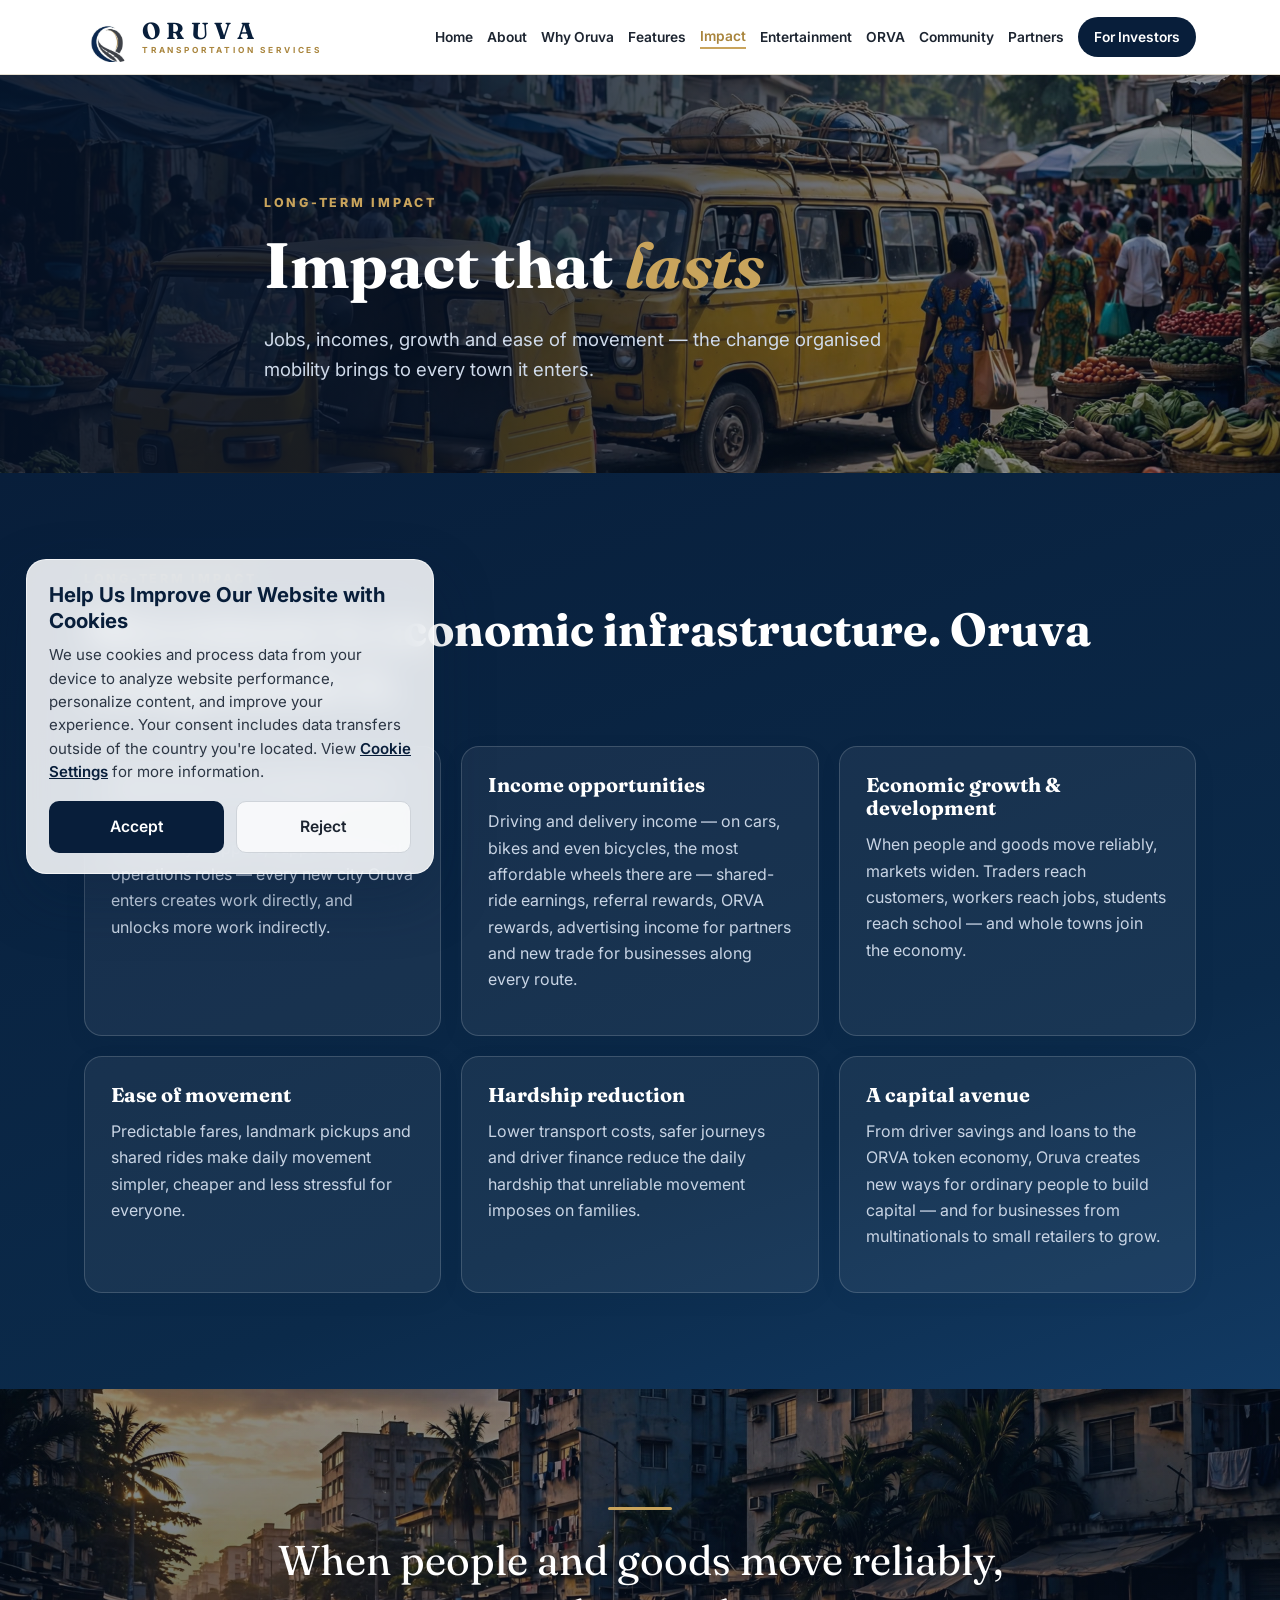
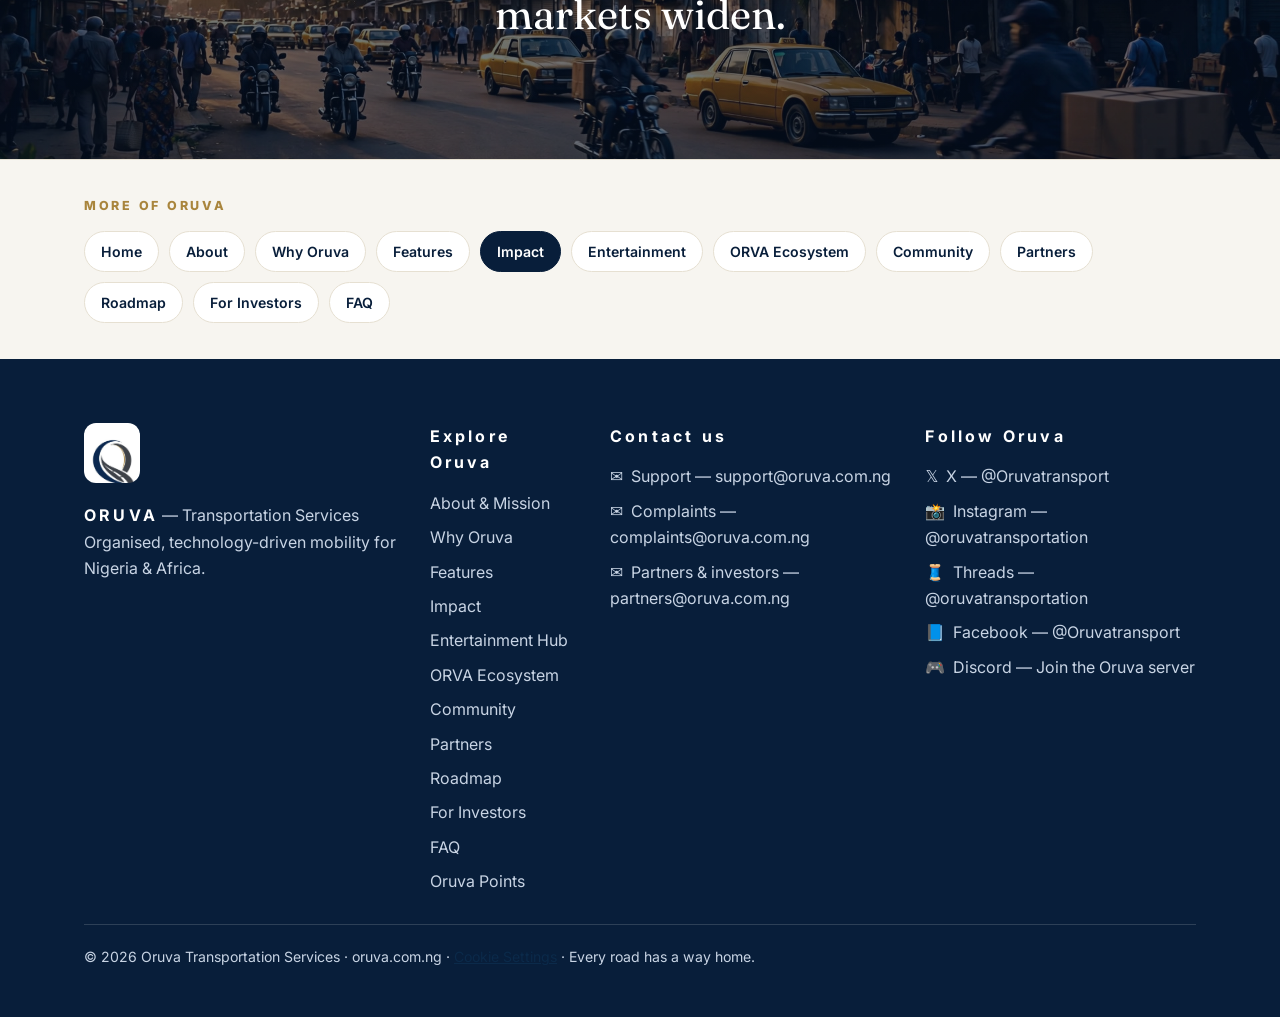
<file: impact.html>
<!DOCTYPE html>
<html lang="en">
<head>
<meta charset="UTF-8">
<meta name="viewport" content="width=device-width, initial-scale=1.0">
<title>Long-Term Impact — Oruva Transportation Services</title>
<meta name="description" content="Jobs, incomes, economic growth, ease of movement and reduced hardship: the long-term impact of organised mobility.">
<link rel="canonical" href="https://oruva.com.ng/impact.html">
<meta property="og:type" content="website">
<meta property="og:site_name" content="Oruva Transportation Services">
<meta property="og:title" content="Long-Term Impact — Oruva Transportation Services">
<meta property="og:description" content="Jobs, incomes, economic growth, ease of movement and reduced hardship: the long-term impact of organised mobility.">
<meta property="og:url" content="https://oruva.com.ng/impact.html">
<meta property="og:image" content="https://oruva.com.ng/assets/oruva-logo.jpg">
<meta name="twitter:card" content="summary_large_image">
<link rel="icon" href="assets/oruva-mark.jpg">
<link rel="preconnect" href="https://fonts.googleapis.com">
<link rel="preconnect" href="https://fonts.gstatic.com" crossorigin>
<link href="https://fonts.googleapis.com/css2?family=Fraunces:opsz,wght@9..144,500;9..144,600;9..144,700&family=Inter:wght@400;500;600;700;800&display=swap" rel="stylesheet">
<link rel="stylesheet" href="styles.css?v=5">
</head>
<body>
<header class="site-header" id="top">
  <div class="wrap header-inner">
    <a class="brand" href="index.html" aria-label="Oruva home">
      <img src="assets/oruva-mark.jpg" alt="Oruva emblem" class="brand-mark">
      <span class="brand-text">ORUVA<small>TRANSPORTATION SERVICES</small></span>
    </a>
    <button class="nav-toggle" id="navToggle" aria-label="Open menu" aria-expanded="false">☰</button>
    <nav class="main-nav" id="mainNav" aria-label="Main navigation">
      <a href="index.html">Home</a>
      <a href="about.html">About</a>
      <a href="why-oruva.html">Why Oruva</a>
      <a href="features.html">Features</a>
      <a href="impact.html" class="active">Impact</a>
      <a href="entertainment.html">Entertainment</a>
      <a href="orva.html">ORVA</a>
      <a href="community.html">Community</a>
      <a href="partners.html">Partners</a>
      <a class="nav-cta" href="investors.html">For Investors</a>
    </nav>
  </div>
</header>
<main>
<section class="page-hero has-img kenburns" style="--hero-img:url('assets/img/hero-keke.jpg');--hero-pos:center">
    <div class="hero-bg"></div>
    <div class="wrap page-hero-inner reveal">
      <p class="eyebrow">Long-Term Impact</p>
      <h1>Impact that <em>lasts</em></h1>
      <p class="hero-sub">Jobs, incomes, growth and ease of movement — the change organised mobility brings to every town it enters.</p>
    </div>
  </section>
<section id="impact" class="section section-dark">
    <div class="wrap reveal">
      <p class="eyebrow gold">Long-Term Impact</p>
      <h2>Movement is economic infrastructure. Oruva compounds it.</h2>
      <div class="cards cards-3">
        <article class="card dark-card"><h3>Jobs &amp; lower unemployment</h3><p>Drivers, fleet partners, agents, community mappers, support and local operations roles — every new city Oruva enters creates work directly, and unlocks more work indirectly.</p></article>
        <article class="card dark-card"><h3>Income opportunities</h3><p>Driving and delivery income — on cars, bikes and even bicycles, the most affordable wheels there are — shared-ride earnings, referral rewards, ORVA rewards, advertising income for partners and new trade for businesses along every route.</p></article>
        <article class="card dark-card"><h3>Economic growth &amp; development</h3><p>When people and goods move reliably, markets widen. Traders reach customers, workers reach jobs, students reach school — and whole towns join the economy.</p></article>
        <article class="card dark-card"><h3>Ease of movement</h3><p>Predictable fares, landmark pickups and shared rides make daily movement simpler, cheaper and less stressful for everyone.</p></article>
        <article class="card dark-card"><h3>Hardship reduction</h3><p>Lower transport costs, safer journeys and driver finance reduce the daily hardship that unreliable movement imposes on families.</p></article>
        <article class="card dark-card"><h3>A capital avenue</h3><p>From driver savings and loans to the ORVA token economy, Oruva creates new ways for ordinary people to build capital — and for businesses from multinationals to small retailers to grow.</p></article>
      </div>
    </div>
  </section>
<section class="photo-band" style="--band-img:url('assets/img/hero-street.jpg')">
    <div class="wrap reveal"><blockquote>When people and goods move reliably, markets widen.</blockquote></div>
  </section>
<section class="more-band">
    <div class="wrap reveal">
      <p class="eyebrow">More of Oruva</p>
      <div class="pills"><a class="pill" href="index.html">Home</a><a class="pill" href="about.html">About</a><a class="pill" href="why-oruva.html">Why Oruva</a><a class="pill" href="features.html">Features</a><a class="pill active" href="impact.html">Impact</a><a class="pill" href="entertainment.html">Entertainment</a><a class="pill" href="orva.html">ORVA Ecosystem</a><a class="pill" href="community.html">Community</a><a class="pill" href="partners.html">Partners</a><a class="pill" href="roadmap.html">Roadmap</a><a class="pill" href="investors.html">For Investors</a><a class="pill" href="faq.html">FAQ</a></div>
    </div>
  </section>
</main>
<footer class="site-footer">
  <div class="wrap footer-inner">
    <div>
      <img src="assets/oruva-mark.jpg" alt="Oruva emblem" class="footer-mark">
      <p><strong>ORUVA</strong> — Transportation Services<br>Organised, technology-driven mobility for Nigeria &amp; Africa.</p>
    </div>
    <nav aria-label="Footer">
      <strong class="footer-heading">Explore Oruva</strong>
      <a href="about.html">About &amp; Mission</a><a href="why-oruva.html">Why Oruva</a><a href="features.html">Features</a>
      <a href="impact.html">Impact</a><a href="entertainment.html">Entertainment Hub</a><a href="orva.html">ORVA Ecosystem</a>
      <a href="community.html">Community</a><a href="partners.html">Partners</a><a href="roadmap.html">Roadmap</a>
      <a href="investors.html">For Investors</a><a href="faq.html">FAQ</a>
      <a href="https://points.oruva.com.ng">Oruva Points</a>
    </nav>
    <nav aria-label="Contact Oruva by email">
      <strong class="footer-heading">Contact us</strong>
      <a href="mailto:support@oruva.com.ng">✉️ &nbsp;Support — support@oruva.com.ng</a>
      <a href="mailto:complaints@oruva.com.ng">✉️ &nbsp;Complaints — complaints@oruva.com.ng</a>
      <a href="mailto:partners@oruva.com.ng">✉️ &nbsp;Partners &amp; investors — partners@oruva.com.ng</a>
    </nav>
    <nav aria-label="Official social media">
      <strong class="footer-heading">Follow Oruva</strong>
      <a href="https://x.com/Oruvatransport" target="_blank" rel="noopener">𝕏 &nbsp;X — @Oruvatransport</a>
      <a href="https://www.instagram.com/oruvatransportation" target="_blank" rel="noopener">📸 &nbsp;Instagram — @oruvatransportation</a>
      <a href="https://www.threads.net/@oruvatransportation" target="_blank" rel="noopener">🧵 &nbsp;Threads — @oruvatransportation</a>
      <a href="https://www.facebook.com/Oruvatransport" target="_blank" rel="noopener">📘 &nbsp;Facebook — @Oruvatransport</a>
      <a href="https://discord.gg/6G67trYsMw" target="_blank" rel="noopener">🎮 &nbsp;Discord — Join the Oruva server</a>
          </nav>
    <p class="footer-base">© 2026 Oruva Transportation Services · oruva.com.ng · <a href="#" data-cookie-settings>Cookie Settings</a> · Every road has a way home.</p>
  </div>
</footer>
<div class="cookie-banner" id="cookieBanner" role="dialog" aria-label="Cookie consent" aria-hidden="true">
  <div class="cookie-view" id="cookieMainView">
    <h2 class="cookie-title">Help Us Improve Our Website with Cookies</h2>
    <p class="cookie-text">We use cookies and process data from your device to analyze website performance, personalize content, and improve your experience. Your consent includes data transfers outside of the country you're located. View <a href="#" id="cookieSettingsLink">Cookie Settings</a> for more information.</p>
    <div class="cookie-actions">
      <button type="button" class="cookie-btn cookie-btn-primary" id="cookieAccept">Accept</button>
      <button type="button" class="cookie-btn cookie-btn-light" id="cookieReject">Reject</button>
    </div>
  </div>
  <div class="cookie-view" id="cookieSettingsView" hidden>
    <h2 class="cookie-title">Cookie Settings</h2>
    <div class="cookie-row">
      <div><strong>Strictly Necessary</strong><p>Required for the website to work — security and your saved choices. Always active.</p></div>
      <span class="cookie-locked">Always on</span>
    </div>
    <div class="cookie-row">
      <div><strong>Analytics &amp; Performance</strong><p>Helps us understand which pages people visit so we can improve them.</p></div>
      <label class="cookie-switch"><input type="checkbox" id="cookieAnalytics"><span></span></label>
    </div>
    <div class="cookie-row">
      <div><strong>Personalization &amp; Marketing</strong><p>Lets us tailor content and measure how our campaigns perform.</p></div>
      <label class="cookie-switch"><input type="checkbox" id="cookieMarketing"><span></span></label>
    </div>
    <div class="cookie-actions">
      <button type="button" class="cookie-btn cookie-btn-primary" id="cookieSave">Save My Settings</button>
      <button type="button" class="cookie-btn cookie-btn-light" id="cookieAcceptAll">Accept All</button>
    </div>
  </div>
</div>
<script src="app.js?v=3"></script>
</body>
</html>
</file>
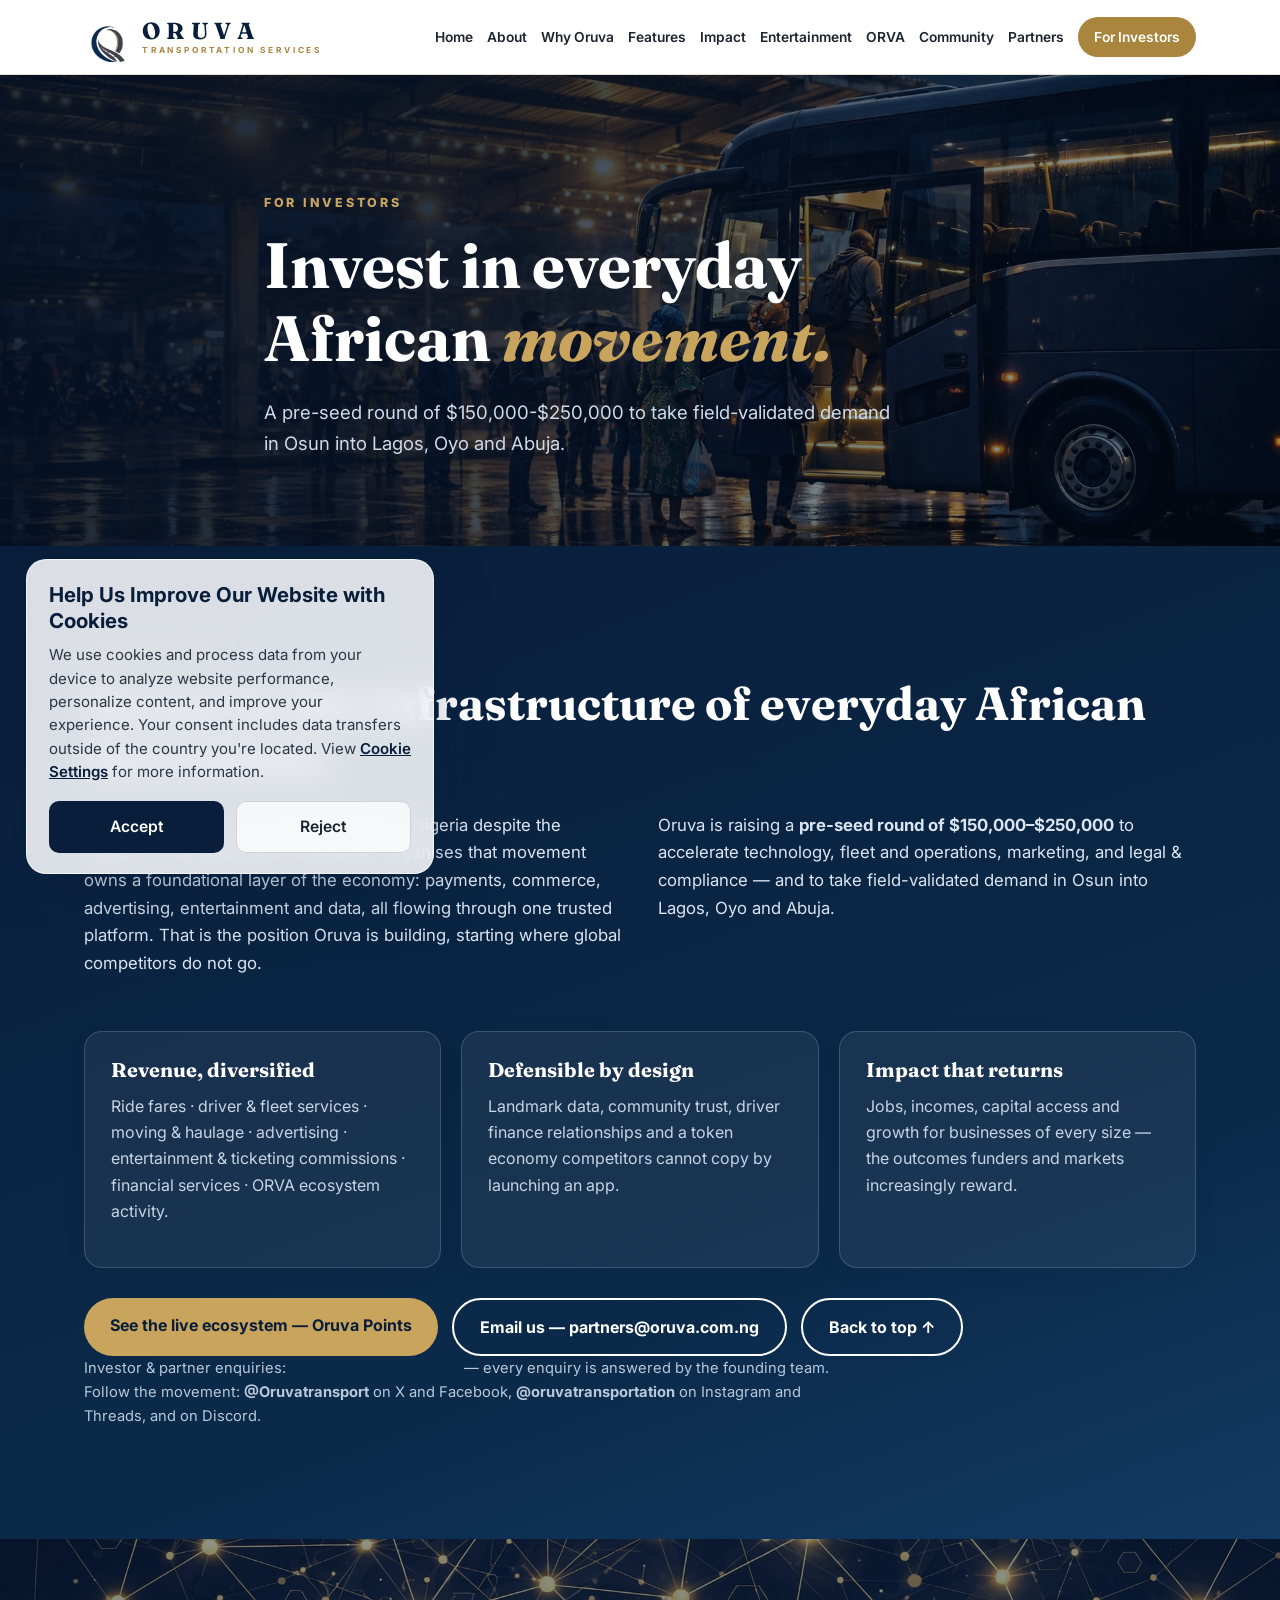
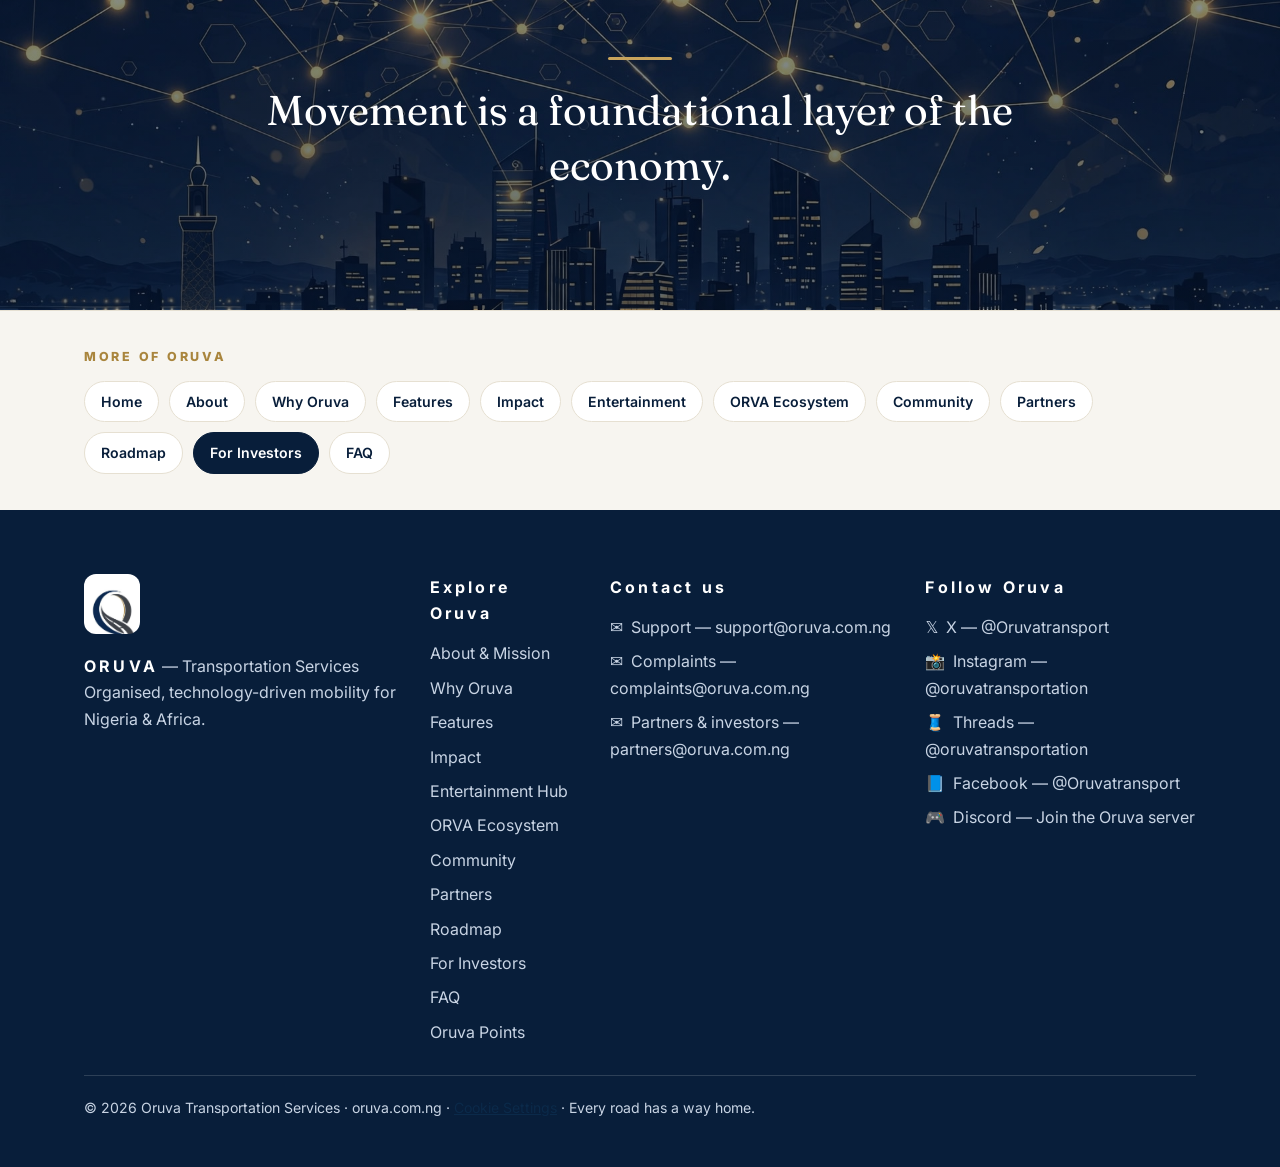
<file: investors.html>
<!DOCTYPE html>
<html lang="en">
<head>
<meta charset="UTF-8">
<meta name="viewport" content="width=device-width, initial-scale=1.0">
<title>For Investors — Oruva Transportation Services</title>
<meta name="description" content="Oruva is raising a $150,000-$250,000 pre-seed round to organise everyday African movement. Revenue model, defensibility and impact.">
<link rel="canonical" href="https://oruva.com.ng/investors.html">
<meta property="og:type" content="website">
<meta property="og:site_name" content="Oruva Transportation Services">
<meta property="og:title" content="For Investors — Oruva Transportation Services">
<meta property="og:description" content="Oruva is raising a $150,000-$250,000 pre-seed round to organise everyday African movement. Revenue model, defensibility and impact.">
<meta property="og:url" content="https://oruva.com.ng/investors.html">
<meta property="og:image" content="https://oruva.com.ng/assets/oruva-logo.jpg">
<meta name="twitter:card" content="summary_large_image">
<link rel="icon" href="assets/oruva-mark.jpg">
<link rel="preconnect" href="https://fonts.googleapis.com">
<link rel="preconnect" href="https://fonts.gstatic.com" crossorigin>
<link href="https://fonts.googleapis.com/css2?family=Fraunces:opsz,wght@9..144,500;9..144,600;9..144,700&family=Inter:wght@400;500;600;700;800&display=swap" rel="stylesheet">
<link rel="stylesheet" href="styles.css?v=5">
</head>
<body>
<header class="site-header" id="top">
  <div class="wrap header-inner">
    <a class="brand" href="index.html" aria-label="Oruva home">
      <img src="assets/oruva-mark.jpg" alt="Oruva emblem" class="brand-mark">
      <span class="brand-text">ORUVA<small>TRANSPORTATION SERVICES</small></span>
    </a>
    <button class="nav-toggle" id="navToggle" aria-label="Open menu" aria-expanded="false">☰</button>
    <nav class="main-nav" id="mainNav" aria-label="Main navigation">
      <a href="index.html">Home</a>
      <a href="about.html">About</a>
      <a href="why-oruva.html">Why Oruva</a>
      <a href="features.html">Features</a>
      <a href="impact.html">Impact</a>
      <a href="entertainment.html">Entertainment</a>
      <a href="orva.html">ORVA</a>
      <a href="community.html">Community</a>
      <a href="partners.html">Partners</a>
      <a class="nav-cta active" href="investors.html">For Investors</a>
    </nav>
  </div>
</header>
<main>
<section class="page-hero has-img kenburns" style="--hero-img:url('assets/img/hero-night.jpg');--hero-pos:center">
    <div class="hero-bg"></div>
    <div class="wrap page-hero-inner reveal">
      <p class="eyebrow">For Investors</p>
      <h1>Invest in everyday African <em>movement.</em></h1>
      <p class="hero-sub">A pre-seed round of $150,000-$250,000 to take field-validated demand in Osun into Lagos, Oyo and Abuja.</p>
    </div>
  </section>
<section id="investors" class="section section-dark">
    <div class="wrap reveal">
      <p class="eyebrow gold">For Investors</p>
      <h2>Invest in the infrastructure of everyday African movement.</h2>
      <div class="two-col light">
        <p>Every day, millions of journeys happen in Nigeria despite the system — not because of it. Whoever organises that movement owns a foundational layer of the economy: payments, commerce, advertising, entertainment and data, all flowing through one trusted platform. That is the position Oruva is building, starting where global competitors do not go.</p>
        <p>Oruva is raising a <strong>pre-seed round of $150,000–$250,000</strong> to accelerate technology, fleet and operations, marketing, and legal &amp; compliance — and to take field-validated demand in Osun into Lagos, Oyo and Abuja.</p>
      </div>
      <div class="cards cards-3">
        <article class="card dark-card"><h3>Revenue, diversified</h3><p>Ride fares · driver &amp; fleet services · moving &amp; haulage · advertising · entertainment &amp; ticketing commissions · financial services · ORVA ecosystem activity.</p></article>
        <article class="card dark-card"><h3>Defensible by design</h3><p>Landmark data, community trust, driver finance relationships and a token economy competitors cannot copy by launching an app.</p></article>
        <article class="card dark-card"><h3>Impact that returns</h3><p>Jobs, incomes, capital access and growth for businesses of every size — the outcomes funders and markets increasingly reward.</p></article>
      </div>
      <div class="investor-actions">
        <a class="btn btn-gold" href="https://points.oruva.com.ng">See the live ecosystem — Oruva Points</a>
        <a class="btn btn-ghost-light" href="mailto:partners@oruva.com.ng">Email us — partners@oruva.com.ng</a>
        <a class="btn btn-ghost-light" href="index.html">Back to top ↑</a>
      </div>
      <p class="note light-note">Investor &amp; partner enquiries: <a href="mailto:partners@oruva.com.ng">partners@oruva.com.ng</a> — every enquiry is answered by the founding team. Follow the movement: <strong>@Oruvatransport</strong> on X and Facebook, <strong>@oruvatransportation</strong> on Instagram and Threads, and on Discord.</p>
    </div>
  </section>
<section class="photo-band" style="--band-img:url('assets/img/hero-blockchain.jpg')">
    <div class="wrap reveal"><blockquote>Movement is a foundational layer of the economy.</blockquote></div>
  </section>
<section class="more-band">
    <div class="wrap reveal">
      <p class="eyebrow">More of Oruva</p>
      <div class="pills"><a class="pill" href="index.html">Home</a><a class="pill" href="about.html">About</a><a class="pill" href="why-oruva.html">Why Oruva</a><a class="pill" href="features.html">Features</a><a class="pill" href="impact.html">Impact</a><a class="pill" href="entertainment.html">Entertainment</a><a class="pill" href="orva.html">ORVA Ecosystem</a><a class="pill" href="community.html">Community</a><a class="pill" href="partners.html">Partners</a><a class="pill" href="roadmap.html">Roadmap</a><a class="pill active" href="investors.html">For Investors</a><a class="pill" href="faq.html">FAQ</a></div>
    </div>
  </section>
</main>
<footer class="site-footer">
  <div class="wrap footer-inner">
    <div>
      <img src="assets/oruva-mark.jpg" alt="Oruva emblem" class="footer-mark">
      <p><strong>ORUVA</strong> — Transportation Services<br>Organised, technology-driven mobility for Nigeria &amp; Africa.</p>
    </div>
    <nav aria-label="Footer">
      <strong class="footer-heading">Explore Oruva</strong>
      <a href="about.html">About &amp; Mission</a><a href="why-oruva.html">Why Oruva</a><a href="features.html">Features</a>
      <a href="impact.html">Impact</a><a href="entertainment.html">Entertainment Hub</a><a href="orva.html">ORVA Ecosystem</a>
      <a href="community.html">Community</a><a href="partners.html">Partners</a><a href="roadmap.html">Roadmap</a>
      <a href="investors.html">For Investors</a><a href="faq.html">FAQ</a>
      <a href="https://points.oruva.com.ng">Oruva Points</a>
    </nav>
    <nav aria-label="Contact Oruva by email">
      <strong class="footer-heading">Contact us</strong>
      <a href="mailto:support@oruva.com.ng">✉️ &nbsp;Support — support@oruva.com.ng</a>
      <a href="mailto:complaints@oruva.com.ng">✉️ &nbsp;Complaints — complaints@oruva.com.ng</a>
      <a href="mailto:partners@oruva.com.ng">✉️ &nbsp;Partners &amp; investors — partners@oruva.com.ng</a>
    </nav>
    <nav aria-label="Official social media">
      <strong class="footer-heading">Follow Oruva</strong>
      <a href="https://x.com/Oruvatransport" target="_blank" rel="noopener">𝕏 &nbsp;X — @Oruvatransport</a>
      <a href="https://www.instagram.com/oruvatransportation" target="_blank" rel="noopener">📸 &nbsp;Instagram — @oruvatransportation</a>
      <a href="https://www.threads.net/@oruvatransportation" target="_blank" rel="noopener">🧵 &nbsp;Threads — @oruvatransportation</a>
      <a href="https://www.facebook.com/Oruvatransport" target="_blank" rel="noopener">📘 &nbsp;Facebook — @Oruvatransport</a>
      <a href="https://discord.gg/6G67trYsMw" target="_blank" rel="noopener">🎮 &nbsp;Discord — Join the Oruva server</a>
          </nav>
    <p class="footer-base">© 2026 Oruva Transportation Services · oruva.com.ng · <a href="#" data-cookie-settings>Cookie Settings</a> · Every road has a way home.</p>
  </div>
</footer>
<div class="cookie-banner" id="cookieBanner" role="dialog" aria-label="Cookie consent" aria-hidden="true">
  <div class="cookie-view" id="cookieMainView">
    <h2 class="cookie-title">Help Us Improve Our Website with Cookies</h2>
    <p class="cookie-text">We use cookies and process data from your device to analyze website performance, personalize content, and improve your experience. Your consent includes data transfers outside of the country you're located. View <a href="#" id="cookieSettingsLink">Cookie Settings</a> for more information.</p>
    <div class="cookie-actions">
      <button type="button" class="cookie-btn cookie-btn-primary" id="cookieAccept">Accept</button>
      <button type="button" class="cookie-btn cookie-btn-light" id="cookieReject">Reject</button>
    </div>
  </div>
  <div class="cookie-view" id="cookieSettingsView" hidden>
    <h2 class="cookie-title">Cookie Settings</h2>
    <div class="cookie-row">
      <div><strong>Strictly Necessary</strong><p>Required for the website to work — security and your saved choices. Always active.</p></div>
      <span class="cookie-locked">Always on</span>
    </div>
    <div class="cookie-row">
      <div><strong>Analytics &amp; Performance</strong><p>Helps us understand which pages people visit so we can improve them.</p></div>
      <label class="cookie-switch"><input type="checkbox" id="cookieAnalytics"><span></span></label>
    </div>
    <div class="cookie-row">
      <div><strong>Personalization &amp; Marketing</strong><p>Lets us tailor content and measure how our campaigns perform.</p></div>
      <label class="cookie-switch"><input type="checkbox" id="cookieMarketing"><span></span></label>
    </div>
    <div class="cookie-actions">
      <button type="button" class="cookie-btn cookie-btn-primary" id="cookieSave">Save My Settings</button>
      <button type="button" class="cookie-btn cookie-btn-light" id="cookieAcceptAll">Accept All</button>
    </div>
  </div>
</div>
<script src="app.js?v=3"></script>
</body>
</html>
</file>
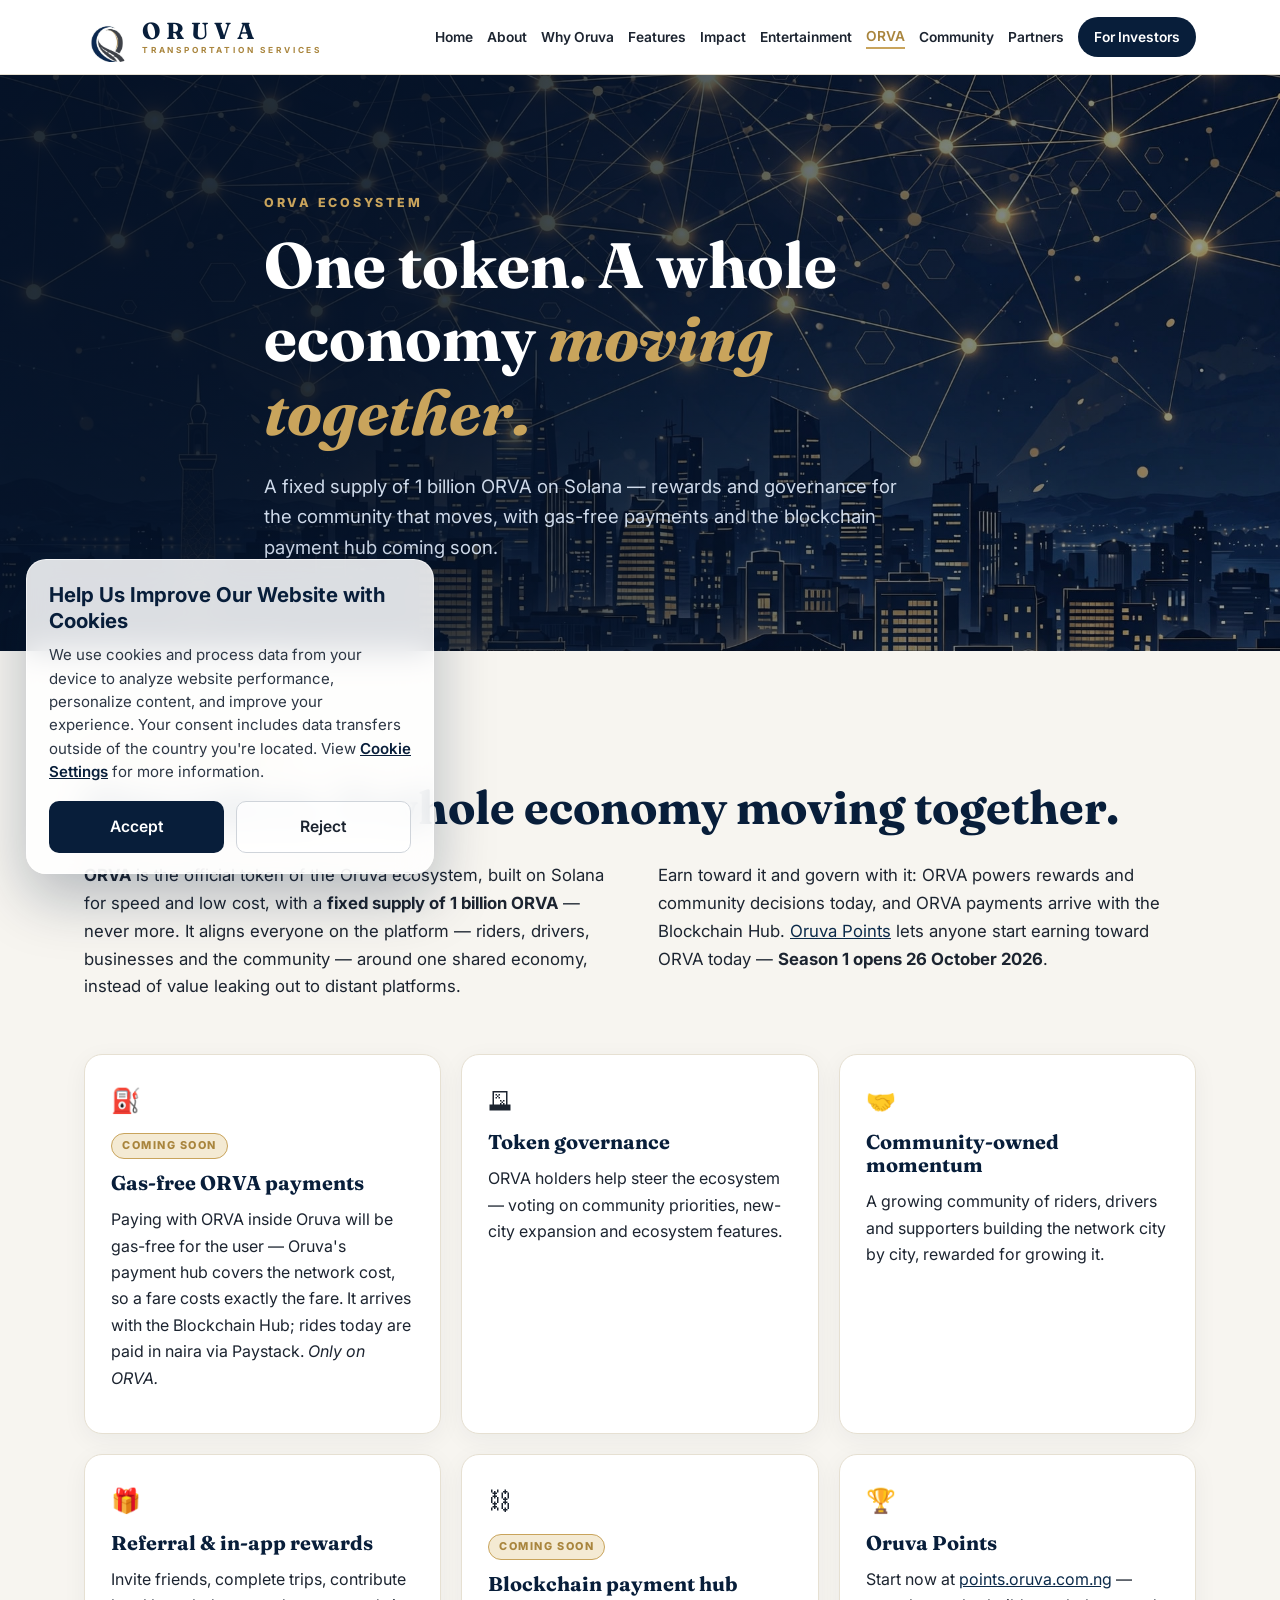
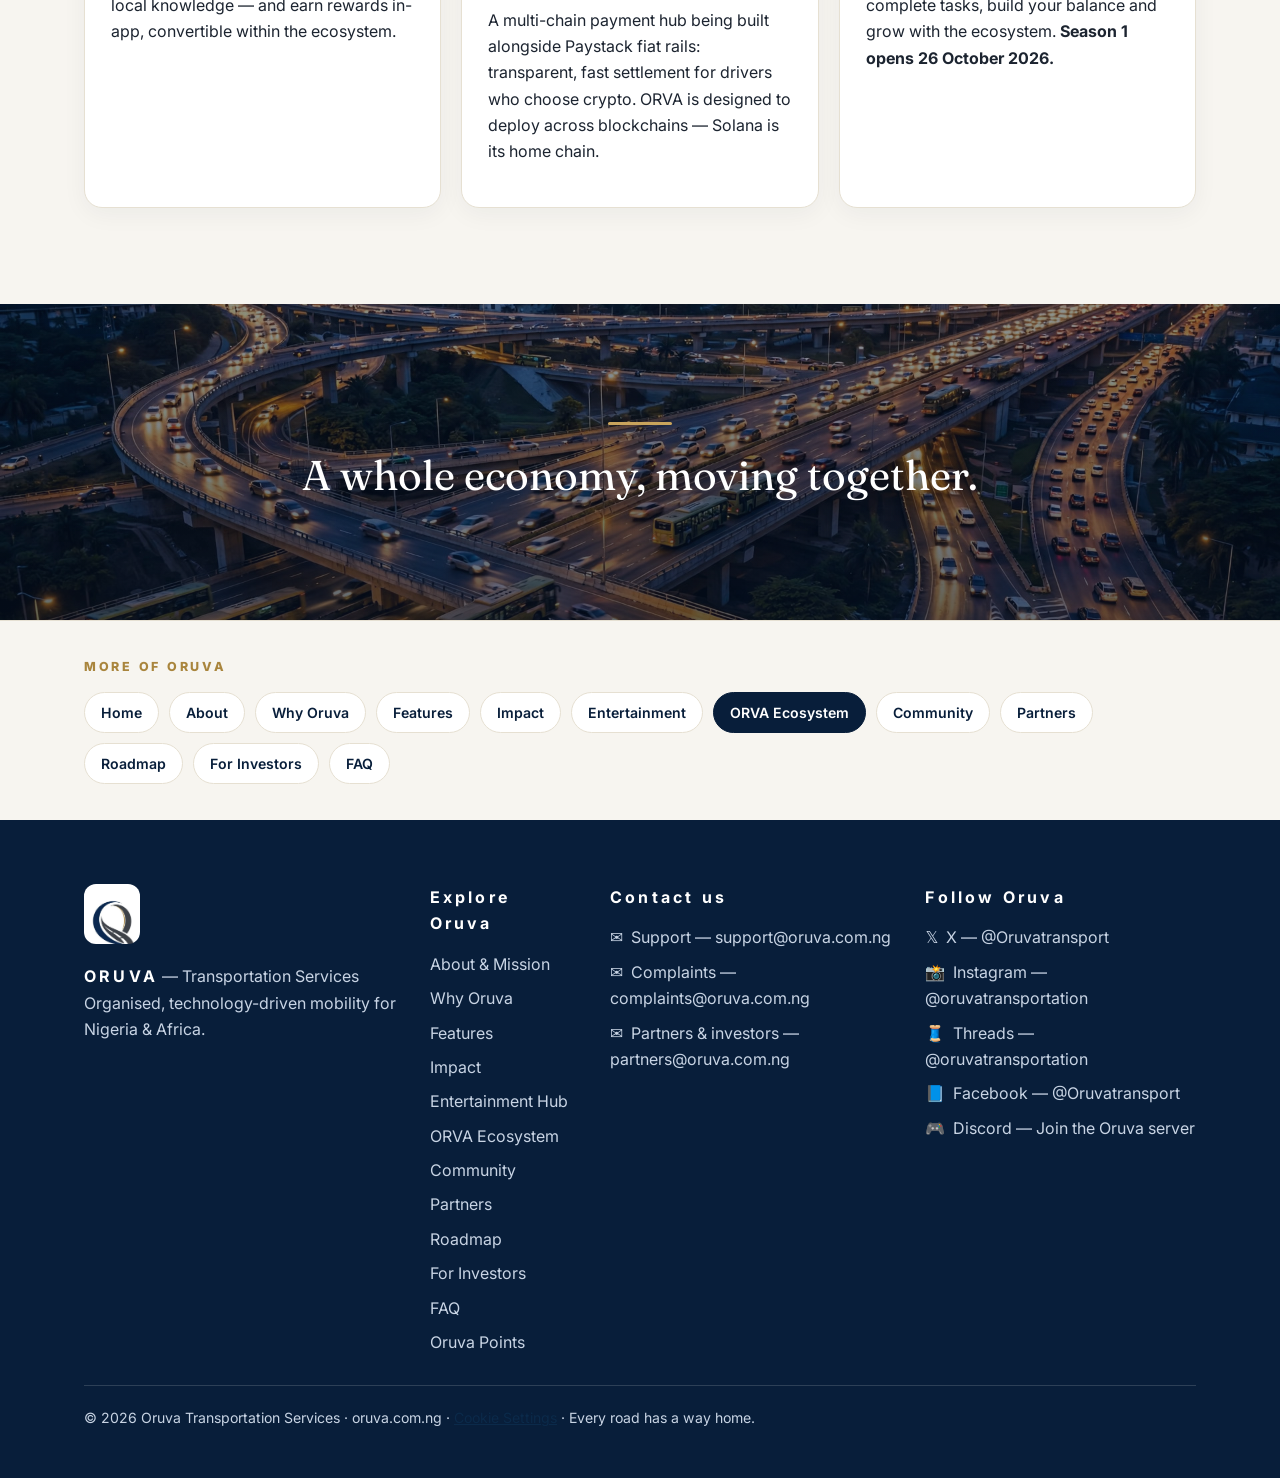
<file: orva.html>
<!DOCTYPE html>
<html lang="en">
<head>
<meta charset="UTF-8">
<meta name="viewport" content="width=device-width, initial-scale=1.0">
<title>ORVA Ecosystem — Oruva Transportation Services</title>
<meta name="description" content="The ORVA token economy: 1 billion fixed supply on Solana, Oruva Points, rewards, referrals and community governance — gas-free payments coming with the Blockchain Hub.">
<link rel="canonical" href="https://oruva.com.ng/orva.html">
<meta property="og:type" content="website">
<meta property="og:site_name" content="Oruva Transportation Services">
<meta property="og:title" content="ORVA Ecosystem — Oruva Transportation Services">
<meta property="og:description" content="The ORVA token economy: 1 billion fixed supply on Solana, Oruva Points, rewards, referrals and community governance — gas-free payments coming with the Blockchain Hub.">
<meta property="og:url" content="https://oruva.com.ng/orva.html">
<meta property="og:image" content="https://oruva.com.ng/assets/oruva-logo.jpg">
<meta name="twitter:card" content="summary_large_image">
<link rel="icon" href="assets/oruva-mark.jpg">
<link rel="preconnect" href="https://fonts.googleapis.com">
<link rel="preconnect" href="https://fonts.gstatic.com" crossorigin>
<link href="https://fonts.googleapis.com/css2?family=Fraunces:opsz,wght@9..144,500;9..144,600;9..144,700&family=Inter:wght@400;500;600;700;800&display=swap" rel="stylesheet">
<link rel="stylesheet" href="styles.css?v=6">
</head>
<body>
<header class="site-header" id="top">
  <div class="wrap header-inner">
    <a class="brand" href="index.html" aria-label="Oruva home">
      <img src="assets/oruva-mark.jpg" alt="Oruva emblem" class="brand-mark">
      <span class="brand-text">ORUVA<small>TRANSPORTATION SERVICES</small></span>
    </a>
    <button class="nav-toggle" id="navToggle" aria-label="Open menu" aria-expanded="false">☰</button>
    <nav class="main-nav" id="mainNav" aria-label="Main navigation">
      <a href="index.html">Home</a>
      <a href="about.html">About</a>
      <a href="why-oruva.html">Why Oruva</a>
      <a href="features.html">Features</a>
      <a href="impact.html">Impact</a>
      <a href="entertainment.html">Entertainment</a>
      <a href="orva.html" class="active">ORVA</a>
      <a href="community.html">Community</a>
      <a href="partners.html">Partners</a>
      <a class="nav-cta" href="investors.html">For Investors</a>
    </nav>
  </div>
</header>
<main>
<section class="page-hero has-img kenburns" style="--hero-img:url('assets/img/hero-blockchain.jpg');--hero-pos:center">
    <div class="hero-bg"></div>
    <div class="wrap page-hero-inner reveal">
      <p class="eyebrow">ORVA Ecosystem</p>
      <h1>One token. A whole economy <em>moving together.</em></h1>
      <p class="hero-sub">A fixed supply of 1 billion ORVA on Solana — rewards and governance for the community that moves, with gas-free payments and the blockchain payment hub coming soon.</p>
    </div>
  </section>
<section id="orva" class="section section-soft">
    <div class="wrap reveal">
      <p class="eyebrow">The ORVA Ecosystem</p>
      <h2>One token. A whole economy moving together.</h2>
      <div class="two-col">
        <p><strong>ORVA</strong> is the official token of the Oruva ecosystem, built on Solana for speed and low cost, with a <strong>fixed supply of 1 billion ORVA</strong> — never more. It aligns everyone on the platform — riders, drivers, businesses and the community — around one shared economy, instead of value leaking out to distant platforms.</p>
        <p>Earn toward it and govern with it: ORVA powers rewards and community decisions today, and ORVA payments arrive with the Blockchain Hub. <a href="https://points.oruva.com.ng">Oruva Points</a> lets anyone start earning toward ORVA today — <strong>Season 1 opens 26 October 2026</strong>.</p>
      </div>
      <div class="cards cards-3">
        <article class="card"><span class="icon">⛽</span><span class="cs-tag">Coming Soon</span><h3>Gas-free ORVA payments</h3><p>Paying with ORVA inside Oruva will be gas-free for the user — Oruva's payment hub covers the network cost, so a fare costs exactly the fare. It arrives with the Blockchain Hub; rides today are paid in naira via Paystack. <em>Only on ORVA.</em></p></article>
        <article class="card"><span class="icon">🗳</span><h3>Token governance</h3><p>ORVA holders help steer the ecosystem — voting on community priorities, new-city expansion and ecosystem features.</p></article>
        <article class="card"><span class="icon">🤝</span><h3>Community-owned momentum</h3><p>A growing community of riders, drivers and supporters building the network city by city, rewarded for growing it.</p></article>
        <article class="card"><span class="icon">🎁</span><h3>Referral &amp; in-app rewards</h3><p>Invite friends, complete trips, contribute local knowledge — and earn rewards in-app, convertible within the ecosystem.</p></article>
        <article class="card"><span class="icon">⛓</span><span class="cs-tag">Coming Soon</span><h3>Blockchain payment hub</h3><p>A multi-chain payment hub being built alongside Paystack fiat rails: transparent, fast settlement for drivers who choose crypto. ORVA is designed to deploy across blockchains — Solana is its home chain.</p></article>
        <article class="card"><span class="icon">🏆</span><h3>Oruva Points</h3><p>Start now at <a href="https://points.oruva.com.ng">points.oruva.com.ng</a> — complete tasks, build your balance and grow with the ecosystem. <strong>Season 1 opens 26 October 2026.</strong></p></article>
      </div>
    </div>
  </section>
<section class="photo-band" style="--band-img:url('assets/img/hero-highway.jpg')">
    <div class="wrap reveal"><blockquote>A whole economy, moving together.</blockquote></div>
  </section>
<section class="more-band">
    <div class="wrap reveal">
      <p class="eyebrow">More of Oruva</p>
      <div class="pills"><a class="pill" href="index.html">Home</a><a class="pill" href="about.html">About</a><a class="pill" href="why-oruva.html">Why Oruva</a><a class="pill" href="features.html">Features</a><a class="pill" href="impact.html">Impact</a><a class="pill" href="entertainment.html">Entertainment</a><a class="pill active" href="orva.html">ORVA Ecosystem</a><a class="pill" href="community.html">Community</a><a class="pill" href="partners.html">Partners</a><a class="pill" href="roadmap.html">Roadmap</a><a class="pill" href="investors.html">For Investors</a><a class="pill" href="faq.html">FAQ</a></div>
    </div>
  </section>
</main>
<footer class="site-footer">
  <div class="wrap footer-inner">
    <div>
      <img src="assets/oruva-mark.jpg" alt="Oruva emblem" class="footer-mark">
      <p><strong>ORUVA</strong> — Transportation Services<br>Organised, technology-driven mobility for Nigeria &amp; Africa.</p>
    </div>
    <nav aria-label="Footer">
      <strong class="footer-heading">Explore Oruva</strong>
      <a href="about.html">About &amp; Mission</a><a href="why-oruva.html">Why Oruva</a><a href="features.html">Features</a>
      <a href="impact.html">Impact</a><a href="entertainment.html">Entertainment Hub</a><a href="orva.html">ORVA Ecosystem</a>
      <a href="community.html">Community</a><a href="partners.html">Partners</a><a href="roadmap.html">Roadmap</a>
      <a href="investors.html">For Investors</a><a href="faq.html">FAQ</a>
      <a href="https://points.oruva.com.ng">Oruva Points</a>
    </nav>
    <nav aria-label="Contact Oruva by email">
      <strong class="footer-heading">Contact us</strong>
      <a href="mailto:support@oruva.com.ng">✉️ &nbsp;Support — support@oruva.com.ng</a>
      <a href="mailto:complaints@oruva.com.ng">✉️ &nbsp;Complaints — complaints@oruva.com.ng</a>
      <a href="mailto:partners@oruva.com.ng">✉️ &nbsp;Partners &amp; investors — partners@oruva.com.ng</a>
    </nav>
    <nav aria-label="Official social media">
      <strong class="footer-heading">Follow Oruva</strong>
      <a href="https://x.com/Oruvatransport" target="_blank" rel="noopener">𝕏 &nbsp;X — @Oruvatransport</a>
      <a href="https://www.instagram.com/oruvatransportation" target="_blank" rel="noopener">📸 &nbsp;Instagram — @oruvatransportation</a>
      <a href="https://www.threads.net/@oruvatransportation" target="_blank" rel="noopener">🧵 &nbsp;Threads — @oruvatransportation</a>
      <a href="https://www.facebook.com/Oruvatransport" target="_blank" rel="noopener">📘 &nbsp;Facebook — @Oruvatransport</a>
      <a href="https://discord.gg/6G67trYsMw" target="_blank" rel="noopener">🎮 &nbsp;Discord — Join the Oruva server</a>
    </nav>
    <p class="footer-base">© 2026 Oruva Transportation Services · oruva.com.ng · <a href="#" data-cookie-settings>Cookie Settings</a> · Every road has a way home.</p>
  </div>
</footer>
<div class="cookie-banner" id="cookieBanner" role="dialog" aria-label="Cookie consent" aria-hidden="true">
  <div class="cookie-view" id="cookieMainView">
    <h2 class="cookie-title">Help Us Improve Our Website with Cookies</h2>
    <p class="cookie-text">We use cookies and process data from your device to analyze website performance, personalize content, and improve your experience. Your consent includes data transfers outside of the country you're located. View <a href="#" id="cookieSettingsLink">Cookie Settings</a> for more information.</p>
    <div class="cookie-actions">
      <button type="button" class="cookie-btn cookie-btn-primary" id="cookieAccept">Accept</button>
      <button type="button" class="cookie-btn cookie-btn-light" id="cookieReject">Reject</button>
    </div>
  </div>
  <div class="cookie-view" id="cookieSettingsView" hidden>
    <h2 class="cookie-title">Cookie Settings</h2>
    <div class="cookie-row">
      <div><strong>Strictly Necessary</strong><p>Required for the website to work — security and your saved choices. Always active.</p></div>
      <span class="cookie-locked">Always on</span>
    </div>
    <div class="cookie-row">
      <div><strong>Analytics &amp; Performance</strong><p>Helps us understand which pages people visit so we can improve them.</p></div>
      <label class="cookie-switch"><input type="checkbox" id="cookieAnalytics"><span></span></label>
    </div>
    <div class="cookie-row">
      <div><strong>Personalization &amp; Marketing</strong><p>Lets us tailor content and measure how our campaigns perform.</p></div>
      <label class="cookie-switch"><input type="checkbox" id="cookieMarketing"><span></span></label>
    </div>
    <div class="cookie-actions">
      <button type="button" class="cookie-btn cookie-btn-primary" id="cookieSave">Save My Settings</button>
      <button type="button" class="cookie-btn cookie-btn-light" id="cookieAcceptAll">Accept All</button>
    </div>
  </div>
</div>
<script src="app.js?v=3"></script>
</body>
</html>
</file>
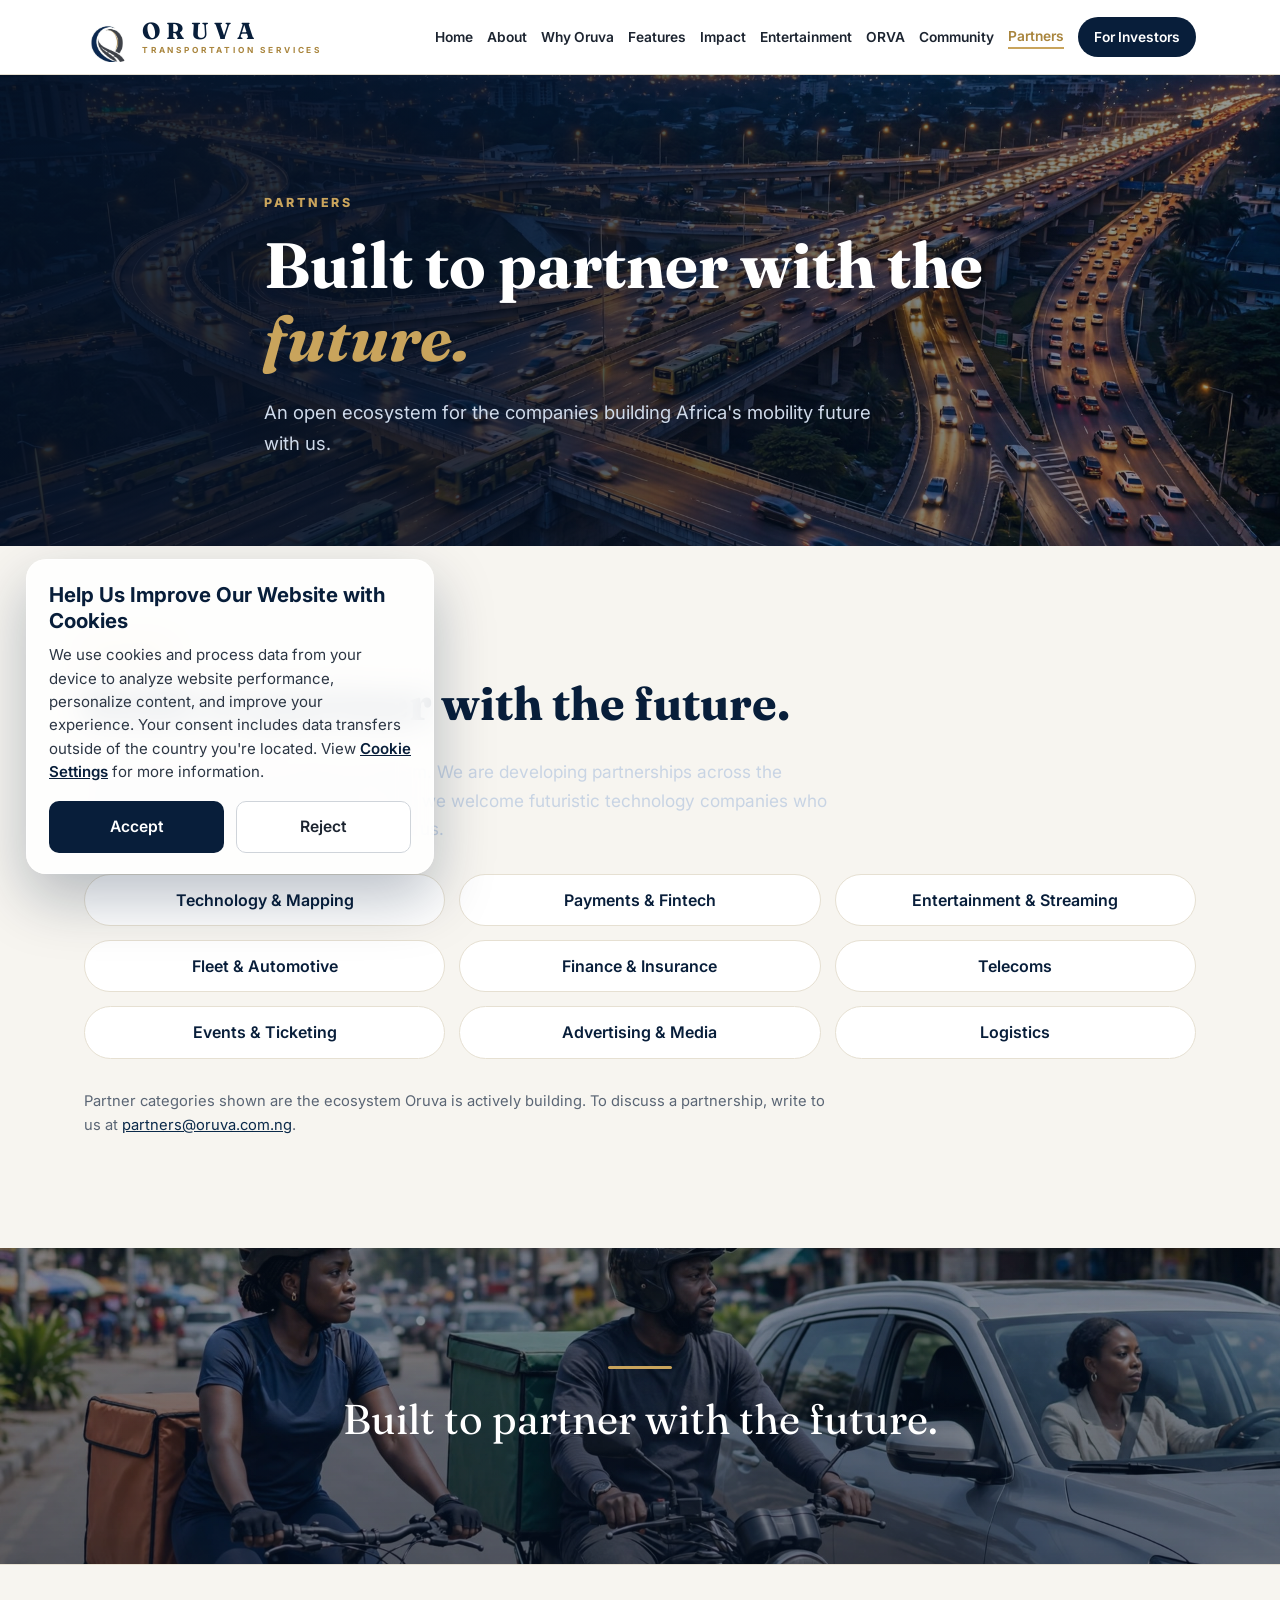
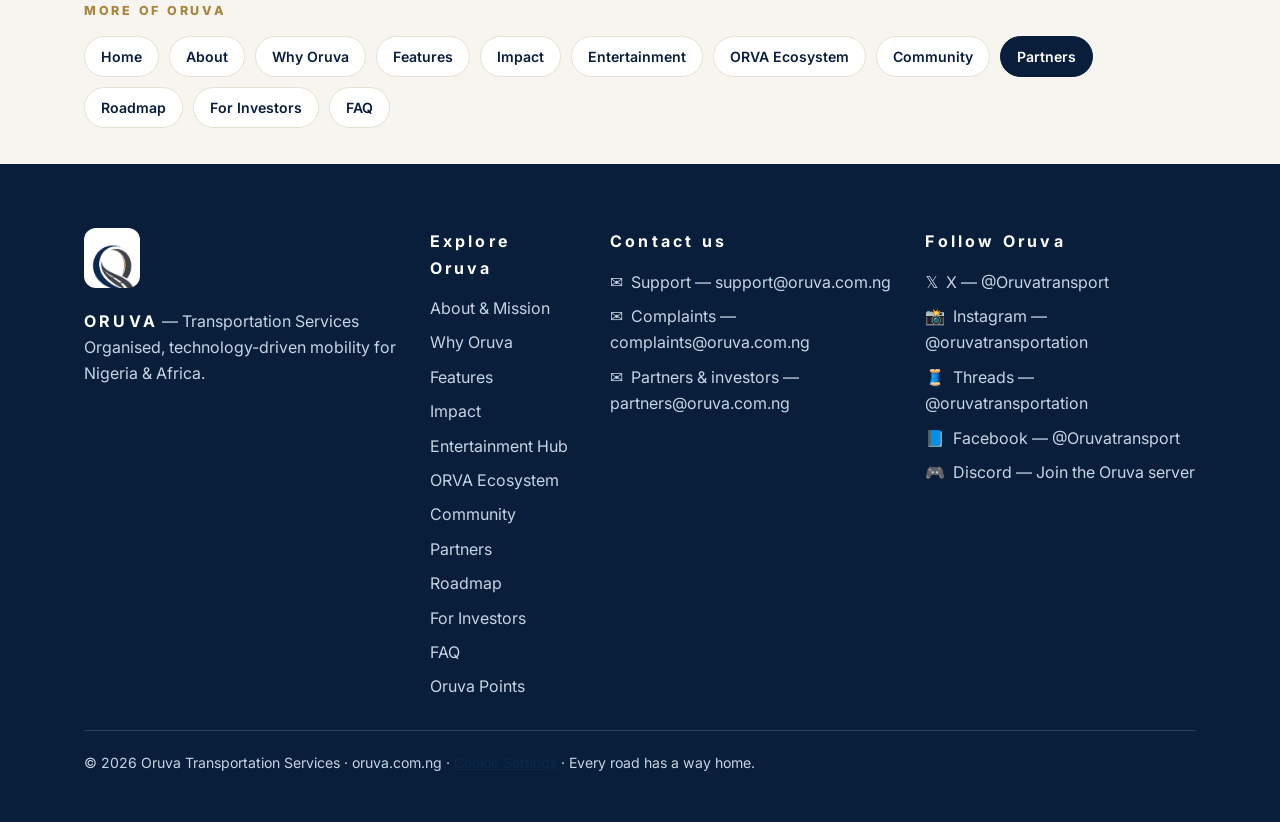
<file: partners.html>
<!DOCTYPE html>
<html lang="en">
<head>
<meta charset="UTF-8">
<meta name="viewport" content="width=device-width, initial-scale=1.0">
<title>Partners — Oruva Transportation Services</title>
<meta name="description" content="Partner with Oruva across technology, payments, entertainment, fleet, finance, telecoms, events, advertising and logistics.">
<link rel="canonical" href="https://oruva.com.ng/partners.html">
<meta property="og:type" content="website">
<meta property="og:site_name" content="Oruva Transportation Services">
<meta property="og:title" content="Partners — Oruva Transportation Services">
<meta property="og:description" content="Partner with Oruva across technology, payments, entertainment, fleet, finance, telecoms, events, advertising and logistics.">
<meta property="og:url" content="https://oruva.com.ng/partners.html">
<meta property="og:image" content="https://oruva.com.ng/assets/oruva-logo.jpg">
<meta name="twitter:card" content="summary_large_image">
<link rel="icon" href="assets/oruva-mark.jpg">
<link rel="preconnect" href="https://fonts.googleapis.com">
<link rel="preconnect" href="https://fonts.gstatic.com" crossorigin>
<link href="https://fonts.googleapis.com/css2?family=Fraunces:opsz,wght@9..144,500;9..144,600;9..144,700&family=Inter:wght@400;500;600;700;800&display=swap" rel="stylesheet">
<link rel="stylesheet" href="styles.css?v=5">
</head>
<body>
<header class="site-header" id="top">
  <div class="wrap header-inner">
    <a class="brand" href="index.html" aria-label="Oruva home">
      <img src="assets/oruva-mark.jpg" alt="Oruva emblem" class="brand-mark">
      <span class="brand-text">ORUVA<small>TRANSPORTATION SERVICES</small></span>
    </a>
    <button class="nav-toggle" id="navToggle" aria-label="Open menu" aria-expanded="false">☰</button>
    <nav class="main-nav" id="mainNav" aria-label="Main navigation">
      <a href="index.html">Home</a>
      <a href="about.html">About</a>
      <a href="why-oruva.html">Why Oruva</a>
      <a href="features.html">Features</a>
      <a href="impact.html">Impact</a>
      <a href="entertainment.html">Entertainment</a>
      <a href="orva.html">ORVA</a>
      <a href="community.html">Community</a>
      <a href="partners.html" class="active">Partners</a>
      <a class="nav-cta" href="investors.html">For Investors</a>
    </nav>
  </div>
</header>
<main>
<section class="page-hero has-img kenburns" style="--hero-img:url('assets/img/hero-highway.jpg');--hero-pos:center">
    <div class="hero-bg"></div>
    <div class="wrap page-hero-inner reveal">
      <p class="eyebrow">Partners</p>
      <h1>Built to partner with the <em>future.</em></h1>
      <p class="hero-sub">An open ecosystem for the companies building Africa's mobility future with us.</p>
    </div>
  </section>
<section id="partners" class="section section-soft">
    <div class="wrap reveal">
      <p class="eyebrow">Partners</p>
      <h2>Built to partner with the future.</h2>
      <p class="section-intro">Oruva is being built as an open ecosystem. We are developing partnerships across the industries that movement touches — and we welcome futuristic technology companies who want to build Africa's mobility future with us.</p>
      <div class="partner-grid">
        <span>Technology &amp; Mapping</span><span>Payments &amp; Fintech</span><span>Entertainment &amp; Streaming</span>
        <span>Fleet &amp; Automotive</span><span>Finance &amp; Insurance</span><span>Telecoms</span>
        <span>Events &amp; Ticketing</span><span>Advertising &amp; Media</span><span>Logistics</span>
      </div>
      <p class="note">Partner categories shown are the ecosystem Oruva is actively building. To discuss a partnership, write to us at <a href="mailto:partners@oruva.com.ng">partners@oruva.com.ng</a>.</p>
    </div>
  </section>
<section class="photo-band" style="--band-img:url('assets/img/hero-transport.jpg')">
    <div class="wrap reveal"><blockquote>Built to partner with the future.</blockquote></div>
  </section>
<section class="more-band">
    <div class="wrap reveal">
      <p class="eyebrow">More of Oruva</p>
      <div class="pills"><a class="pill" href="index.html">Home</a><a class="pill" href="about.html">About</a><a class="pill" href="why-oruva.html">Why Oruva</a><a class="pill" href="features.html">Features</a><a class="pill" href="impact.html">Impact</a><a class="pill" href="entertainment.html">Entertainment</a><a class="pill" href="orva.html">ORVA Ecosystem</a><a class="pill" href="community.html">Community</a><a class="pill active" href="partners.html">Partners</a><a class="pill" href="roadmap.html">Roadmap</a><a class="pill" href="investors.html">For Investors</a><a class="pill" href="faq.html">FAQ</a></div>
    </div>
  </section>
</main>
<footer class="site-footer">
  <div class="wrap footer-inner">
    <div>
      <img src="assets/oruva-mark.jpg" alt="Oruva emblem" class="footer-mark">
      <p><strong>ORUVA</strong> — Transportation Services<br>Organised, technology-driven mobility for Nigeria &amp; Africa.</p>
    </div>
    <nav aria-label="Footer">
      <strong class="footer-heading">Explore Oruva</strong>
      <a href="about.html">About &amp; Mission</a><a href="why-oruva.html">Why Oruva</a><a href="features.html">Features</a>
      <a href="impact.html">Impact</a><a href="entertainment.html">Entertainment Hub</a><a href="orva.html">ORVA Ecosystem</a>
      <a href="community.html">Community</a><a href="partners.html">Partners</a><a href="roadmap.html">Roadmap</a>
      <a href="investors.html">For Investors</a><a href="faq.html">FAQ</a>
      <a href="https://points.oruva.com.ng">Oruva Points</a>
    </nav>
    <nav aria-label="Contact Oruva by email">
      <strong class="footer-heading">Contact us</strong>
      <a href="mailto:support@oruva.com.ng">✉️ &nbsp;Support — support@oruva.com.ng</a>
      <a href="mailto:complaints@oruva.com.ng">✉️ &nbsp;Complaints — complaints@oruva.com.ng</a>
      <a href="mailto:partners@oruva.com.ng">✉️ &nbsp;Partners &amp; investors — partners@oruva.com.ng</a>
    </nav>
    <nav aria-label="Official social media">
      <strong class="footer-heading">Follow Oruva</strong>
      <a href="https://x.com/Oruvatransport" target="_blank" rel="noopener">𝕏 &nbsp;X — @Oruvatransport</a>
      <a href="https://www.instagram.com/oruvatransportation" target="_blank" rel="noopener">📸 &nbsp;Instagram — @oruvatransportation</a>
      <a href="https://www.threads.net/@oruvatransportation" target="_blank" rel="noopener">🧵 &nbsp;Threads — @oruvatransportation</a>
      <a href="https://www.facebook.com/Oruvatransport" target="_blank" rel="noopener">📘 &nbsp;Facebook — @Oruvatransport</a>
      <a href="https://discord.gg/6G67trYsMw" target="_blank" rel="noopener">🎮 &nbsp;Discord — Join the Oruva server</a>
          </nav>
    <p class="footer-base">© 2026 Oruva Transportation Services · oruva.com.ng · <a href="#" data-cookie-settings>Cookie Settings</a> · Every road has a way home.</p>
  </div>
</footer>
<div class="cookie-banner" id="cookieBanner" role="dialog" aria-label="Cookie consent" aria-hidden="true">
  <div class="cookie-view" id="cookieMainView">
    <h2 class="cookie-title">Help Us Improve Our Website with Cookies</h2>
    <p class="cookie-text">We use cookies and process data from your device to analyze website performance, personalize content, and improve your experience. Your consent includes data transfers outside of the country you're located. View <a href="#" id="cookieSettingsLink">Cookie Settings</a> for more information.</p>
    <div class="cookie-actions">
      <button type="button" class="cookie-btn cookie-btn-primary" id="cookieAccept">Accept</button>
      <button type="button" class="cookie-btn cookie-btn-light" id="cookieReject">Reject</button>
    </div>
  </div>
  <div class="cookie-view" id="cookieSettingsView" hidden>
    <h2 class="cookie-title">Cookie Settings</h2>
    <div class="cookie-row">
      <div><strong>Strictly Necessary</strong><p>Required for the website to work — security and your saved choices. Always active.</p></div>
      <span class="cookie-locked">Always on</span>
    </div>
    <div class="cookie-row">
      <div><strong>Analytics &amp; Performance</strong><p>Helps us understand which pages people visit so we can improve them.</p></div>
      <label class="cookie-switch"><input type="checkbox" id="cookieAnalytics"><span></span></label>
    </div>
    <div class="cookie-row">
      <div><strong>Personalization &amp; Marketing</strong><p>Lets us tailor content and measure how our campaigns perform.</p></div>
      <label class="cookie-switch"><input type="checkbox" id="cookieMarketing"><span></span></label>
    </div>
    <div class="cookie-actions">
      <button type="button" class="cookie-btn cookie-btn-primary" id="cookieSave">Save My Settings</button>
      <button type="button" class="cookie-btn cookie-btn-light" id="cookieAcceptAll">Accept All</button>
    </div>
  </div>
</div>
<script src="app.js?v=3"></script>
</body>
</html>
</file>
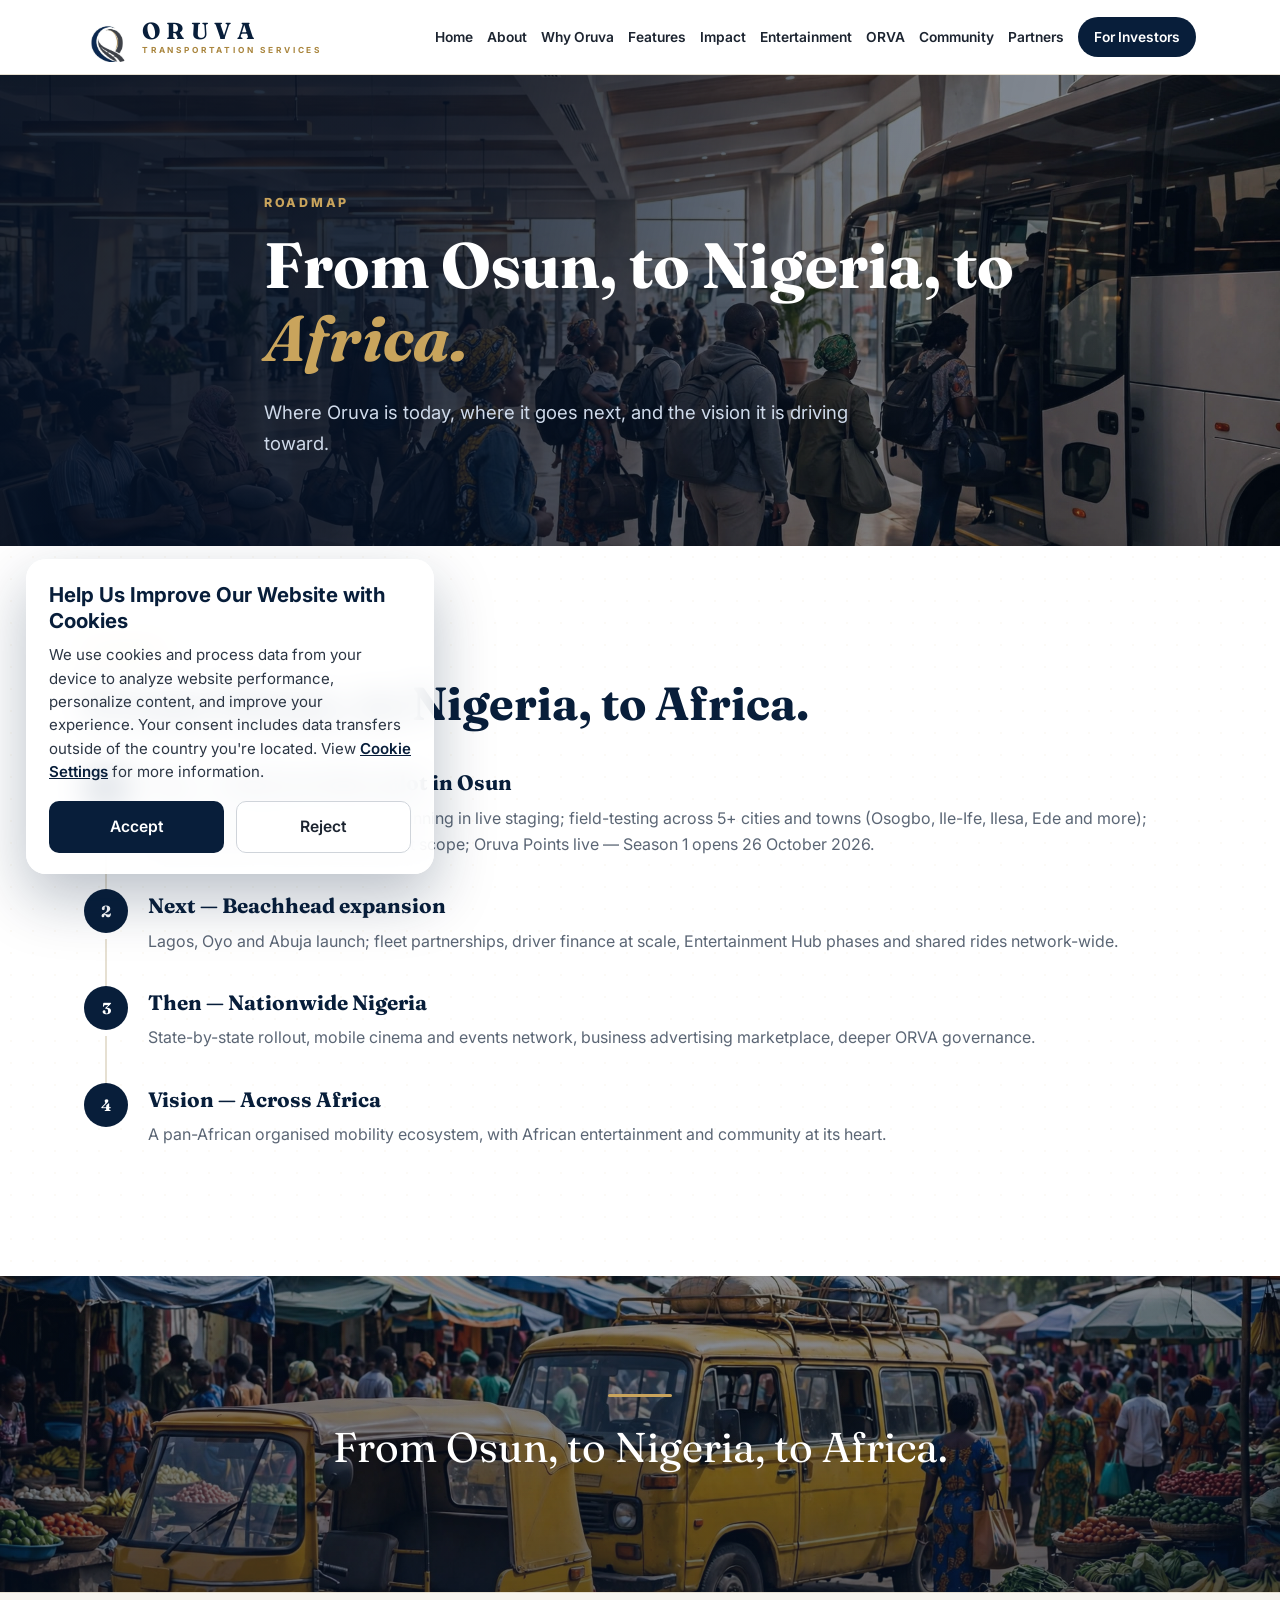
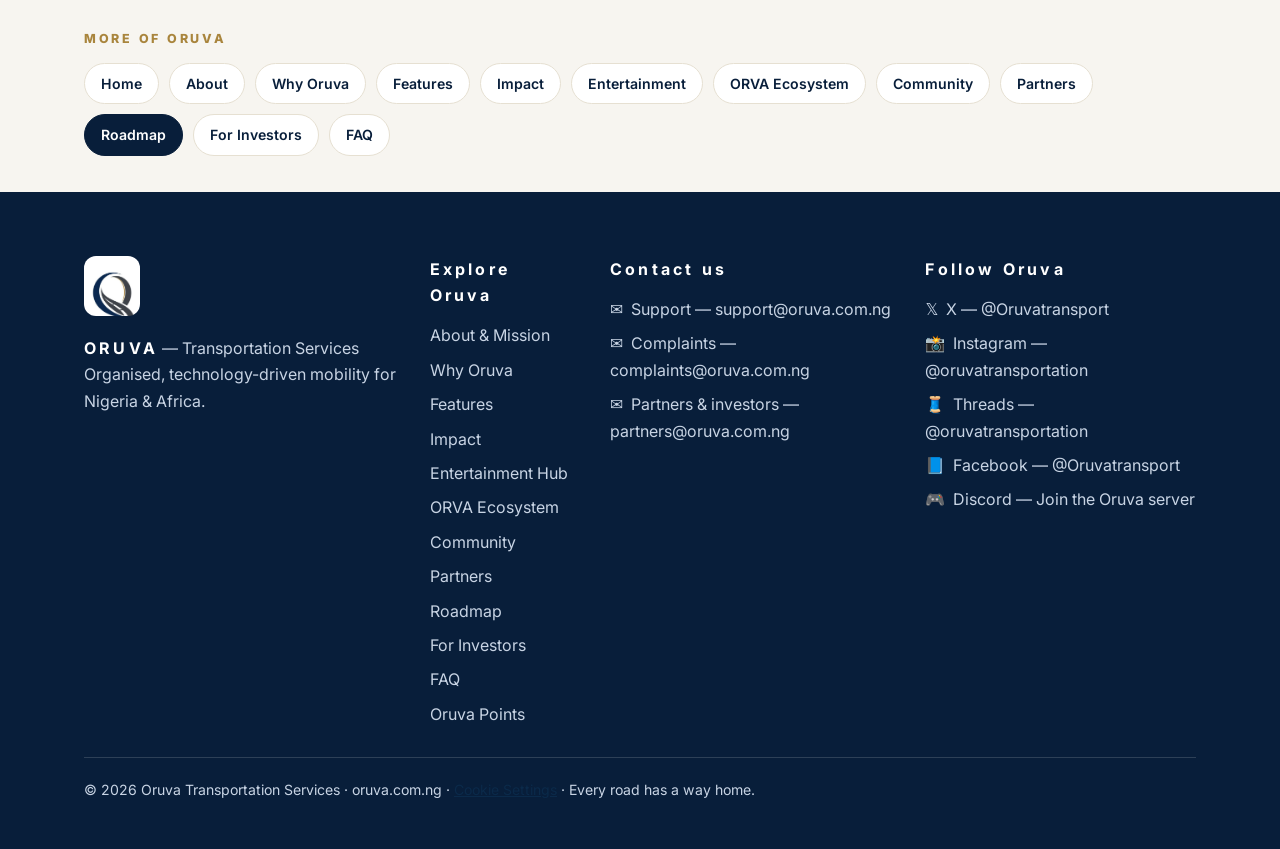
<file: roadmap.html>
<!DOCTYPE html>
<html lang="en">
<head>
<meta charset="UTF-8">
<meta name="viewport" content="width=device-width, initial-scale=1.0">
<title>Roadmap — Oruva Transportation Services</title>
<meta name="description" content="From field validation in Osun to Lagos, Oyo and Abuja, then nationwide Nigeria and across Africa.">
<link rel="canonical" href="https://oruva.com.ng/roadmap.html">
<meta property="og:type" content="website">
<meta property="og:site_name" content="Oruva Transportation Services">
<meta property="og:title" content="Roadmap — Oruva Transportation Services">
<meta property="og:description" content="From field validation in Osun to Lagos, Oyo and Abuja, then nationwide Nigeria and across Africa.">
<meta property="og:url" content="https://oruva.com.ng/roadmap.html">
<meta property="og:image" content="https://oruva.com.ng/assets/oruva-logo.jpg">
<meta name="twitter:card" content="summary_large_image">
<link rel="icon" href="assets/oruva-mark.jpg">
<link rel="preconnect" href="https://fonts.googleapis.com">
<link rel="preconnect" href="https://fonts.gstatic.com" crossorigin>
<link href="https://fonts.googleapis.com/css2?family=Fraunces:opsz,wght@9..144,500;9..144,600;9..144,700&family=Inter:wght@400;500;600;700;800&display=swap" rel="stylesheet">
<link rel="stylesheet" href="styles.css?v=6">
</head>
<body>
<header class="site-header" id="top">
  <div class="wrap header-inner">
    <a class="brand" href="index.html" aria-label="Oruva home">
      <img src="assets/oruva-mark.jpg" alt="Oruva emblem" class="brand-mark">
      <span class="brand-text">ORUVA<small>TRANSPORTATION SERVICES</small></span>
    </a>
    <button class="nav-toggle" id="navToggle" aria-label="Open menu" aria-expanded="false">☰</button>
    <nav class="main-nav" id="mainNav" aria-label="Main navigation">
      <a href="index.html">Home</a>
      <a href="about.html">About</a>
      <a href="why-oruva.html">Why Oruva</a>
      <a href="features.html">Features</a>
      <a href="impact.html">Impact</a>
      <a href="entertainment.html">Entertainment</a>
      <a href="orva.html">ORVA</a>
      <a href="community.html">Community</a>
      <a href="partners.html">Partners</a>
      <a class="nav-cta" href="investors.html">For Investors</a>
    </nav>
  </div>
</header>
<main>
<section class="page-hero has-img kenburns" style="--hero-img:url('assets/img/hero-bus.jpg');--hero-pos:center">
    <div class="hero-bg"></div>
    <div class="wrap page-hero-inner reveal">
      <p class="eyebrow">Roadmap</p>
      <h1>From Osun, to Nigeria, to <em>Africa.</em></h1>
      <p class="hero-sub">Where Oruva is today, where it goes next, and the vision it is driving toward.</p>
    </div>
  </section>
<section id="roadmap" class="section">
    <div class="wrap reveal">
      <p class="eyebrow">Roadmap</p>
      <h2>From Osun, to Nigeria, to Africa.</h2>
      <ol class="roadmap">
        <li><strong>Now — Platform built, pilot in Osun</strong><span>The booking platform is built and running in live staging; field-testing across 5+ cities and towns (Osogbo, Ile-Ife, Ilesa, Ede and more); shared rides live within Osun at pilot scope; Oruva Points live — Season 1 opens 26 October 2026.</span></li>
        <li><strong>Next — Beachhead expansion</strong><span>Lagos, Oyo and Abuja launch; fleet partnerships, driver finance at scale, Entertainment Hub phases and shared rides network-wide.</span></li>
        <li><strong>Then — Nationwide Nigeria</strong><span>State-by-state rollout, mobile cinema and events network, business advertising marketplace, deeper ORVA governance.</span></li>
        <li><strong>Vision — Across Africa</strong><span>A pan-African organised mobility ecosystem, with African entertainment and community at its heart.</span></li>
      </ol>
    </div>
  </section>
<section class="photo-band" style="--band-img:url('assets/img/hero-keke.jpg')">
    <div class="wrap reveal"><blockquote>From Osun, to Nigeria, to Africa.</blockquote></div>
  </section>
<section class="more-band">
    <div class="wrap reveal">
      <p class="eyebrow">More of Oruva</p>
      <div class="pills"><a class="pill" href="index.html">Home</a><a class="pill" href="about.html">About</a><a class="pill" href="why-oruva.html">Why Oruva</a><a class="pill" href="features.html">Features</a><a class="pill" href="impact.html">Impact</a><a class="pill" href="entertainment.html">Entertainment</a><a class="pill" href="orva.html">ORVA Ecosystem</a><a class="pill" href="community.html">Community</a><a class="pill" href="partners.html">Partners</a><a class="pill active" href="roadmap.html">Roadmap</a><a class="pill" href="investors.html">For Investors</a><a class="pill" href="faq.html">FAQ</a></div>
    </div>
  </section>
</main>
<footer class="site-footer">
  <div class="wrap footer-inner">
    <div>
      <img src="assets/oruva-mark.jpg" alt="Oruva emblem" class="footer-mark">
      <p><strong>ORUVA</strong> — Transportation Services<br>Organised, technology-driven mobility for Nigeria &amp; Africa.</p>
    </div>
    <nav aria-label="Footer">
      <strong class="footer-heading">Explore Oruva</strong>
      <a href="about.html">About &amp; Mission</a><a href="why-oruva.html">Why Oruva</a><a href="features.html">Features</a>
      <a href="impact.html">Impact</a><a href="entertainment.html">Entertainment Hub</a><a href="orva.html">ORVA Ecosystem</a>
      <a href="community.html">Community</a><a href="partners.html">Partners</a><a href="roadmap.html">Roadmap</a>
      <a href="investors.html">For Investors</a><a href="faq.html">FAQ</a>
      <a href="https://points.oruva.com.ng">Oruva Points</a>
    </nav>
    <nav aria-label="Contact Oruva by email">
      <strong class="footer-heading">Contact us</strong>
      <a href="mailto:support@oruva.com.ng">✉️ &nbsp;Support — support@oruva.com.ng</a>
      <a href="mailto:complaints@oruva.com.ng">✉️ &nbsp;Complaints — complaints@oruva.com.ng</a>
      <a href="mailto:partners@oruva.com.ng">✉️ &nbsp;Partners &amp; investors — partners@oruva.com.ng</a>
    </nav>
    <nav aria-label="Official social media">
      <strong class="footer-heading">Follow Oruva</strong>
      <a href="https://x.com/Oruvatransport" target="_blank" rel="noopener">𝕏 &nbsp;X — @Oruvatransport</a>
      <a href="https://www.instagram.com/oruvatransportation" target="_blank" rel="noopener">📸 &nbsp;Instagram — @oruvatransportation</a>
      <a href="https://www.threads.net/@oruvatransportation" target="_blank" rel="noopener">🧵 &nbsp;Threads — @oruvatransportation</a>
      <a href="https://www.facebook.com/Oruvatransport" target="_blank" rel="noopener">📘 &nbsp;Facebook — @Oruvatransport</a>
      <a href="https://discord.gg/6G67trYsMw" target="_blank" rel="noopener">🎮 &nbsp;Discord — Join the Oruva server</a>
    </nav>
    <p class="footer-base">© 2026 Oruva Transportation Services · oruva.com.ng · <a href="#" data-cookie-settings>Cookie Settings</a> · Every road has a way home.</p>
  </div>
</footer>
<div class="cookie-banner" id="cookieBanner" role="dialog" aria-label="Cookie consent" aria-hidden="true">
  <div class="cookie-view" id="cookieMainView">
    <h2 class="cookie-title">Help Us Improve Our Website with Cookies</h2>
    <p class="cookie-text">We use cookies and process data from your device to analyze website performance, personalize content, and improve your experience. Your consent includes data transfers outside of the country you're located. View <a href="#" id="cookieSettingsLink">Cookie Settings</a> for more information.</p>
    <div class="cookie-actions">
      <button type="button" class="cookie-btn cookie-btn-primary" id="cookieAccept">Accept</button>
      <button type="button" class="cookie-btn cookie-btn-light" id="cookieReject">Reject</button>
    </div>
  </div>
  <div class="cookie-view" id="cookieSettingsView" hidden>
    <h2 class="cookie-title">Cookie Settings</h2>
    <div class="cookie-row">
      <div><strong>Strictly Necessary</strong><p>Required for the website to work — security and your saved choices. Always active.</p></div>
      <span class="cookie-locked">Always on</span>
    </div>
    <div class="cookie-row">
      <div><strong>Analytics &amp; Performance</strong><p>Helps us understand which pages people visit so we can improve them.</p></div>
      <label class="cookie-switch"><input type="checkbox" id="cookieAnalytics"><span></span></label>
    </div>
    <div class="cookie-row">
      <div><strong>Personalization &amp; Marketing</strong><p>Lets us tailor content and measure how our campaigns perform.</p></div>
      <label class="cookie-switch"><input type="checkbox" id="cookieMarketing"><span></span></label>
    </div>
    <div class="cookie-actions">
      <button type="button" class="cookie-btn cookie-btn-primary" id="cookieSave">Save My Settings</button>
      <button type="button" class="cookie-btn cookie-btn-light" id="cookieAcceptAll">Accept All</button>
    </div>
  </div>
</div>
<script src="app.js?v=3"></script>
</body>
</html>
</file>
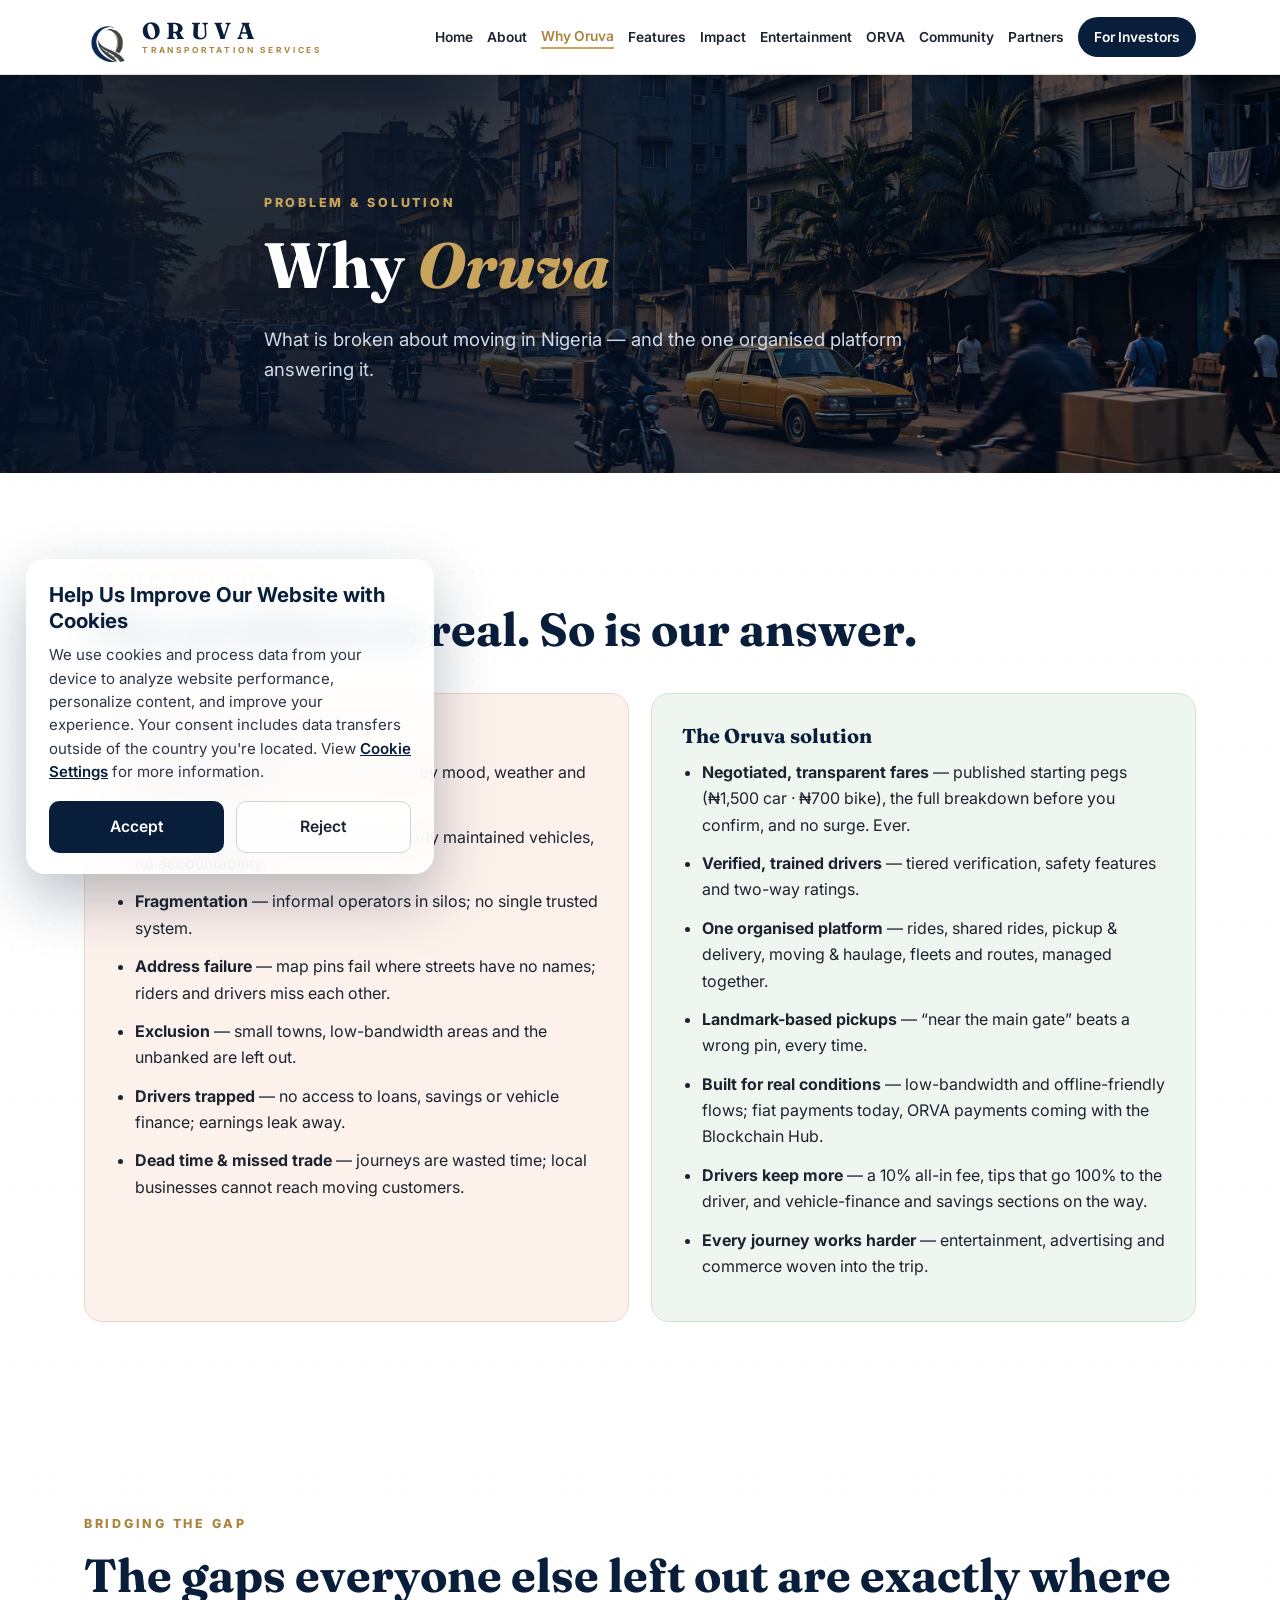
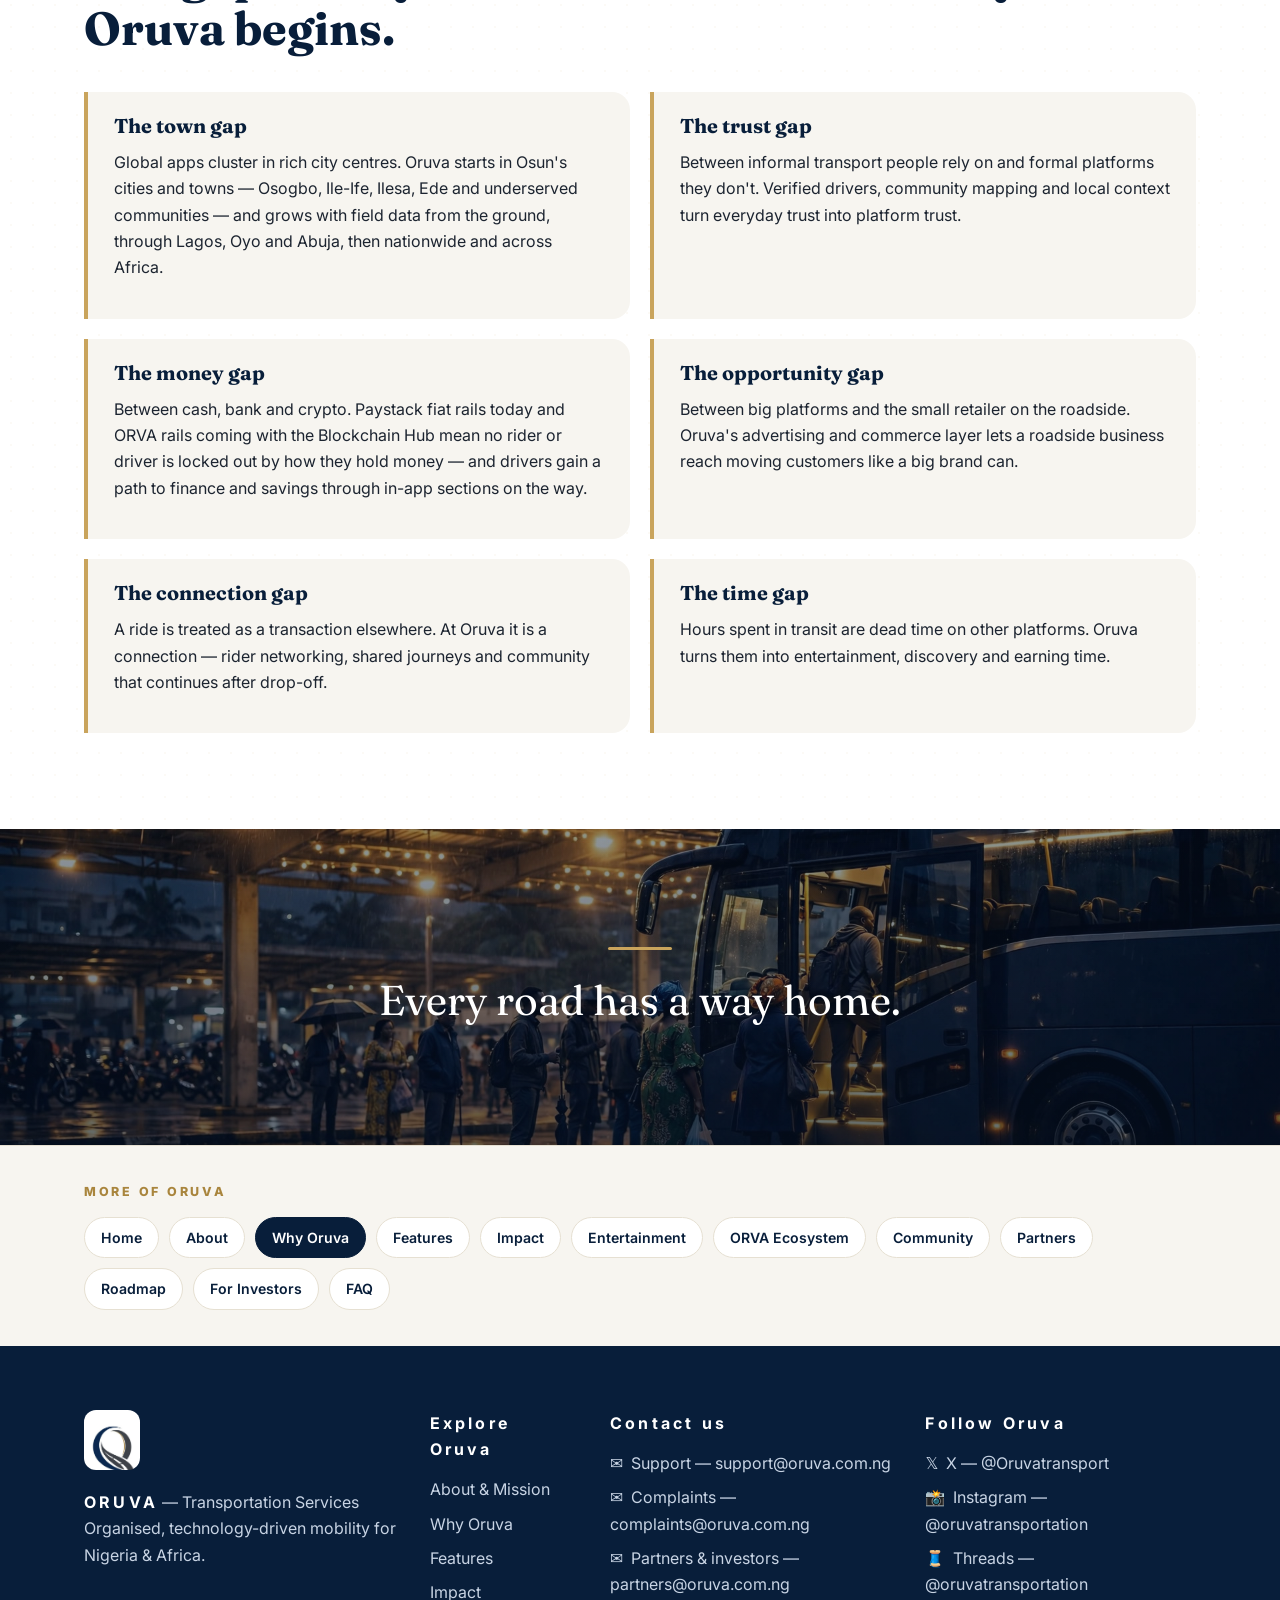
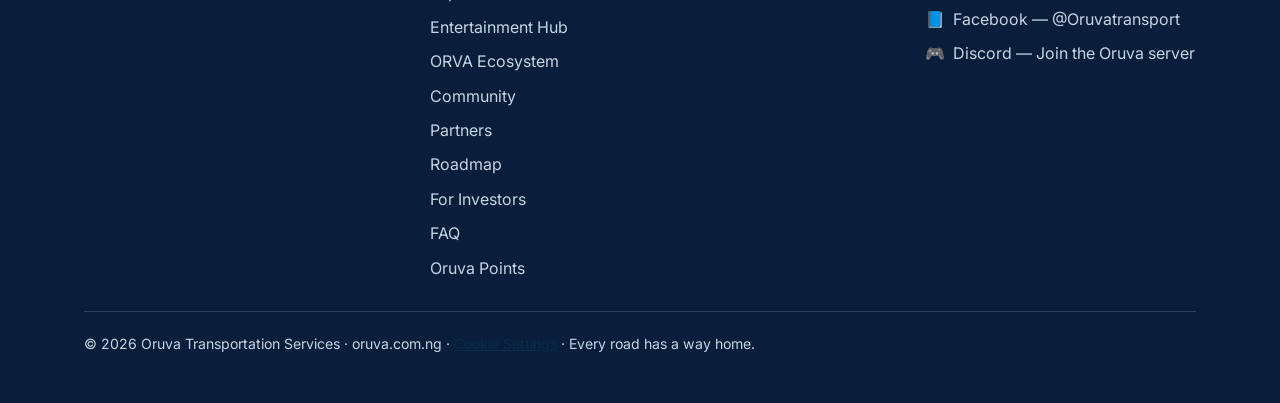
<file: why-oruva.html>
<!DOCTYPE html>
<html lang="en">
<head>
<meta charset="UTF-8">
<meta name="viewport" content="width=device-width, initial-scale=1.0">
<title>Why Oruva — Problem & Solution | Oruva Transportation Services</title>
<meta name="description" content="The problem with moving in Nigeria today, Oruva's solution, and the gaps the big platforms leave that Oruva closes.">
<link rel="canonical" href="https://oruva.com.ng/why-oruva.html">
<meta property="og:type" content="website">
<meta property="og:site_name" content="Oruva Transportation Services">
<meta property="og:title" content="Why Oruva — Problem & Solution | Oruva Transportation Services">
<meta property="og:description" content="The problem with moving in Nigeria today, Oruva's solution, and the gaps the big platforms leave that Oruva closes.">
<meta property="og:url" content="https://oruva.com.ng/why-oruva.html">
<meta property="og:image" content="https://oruva.com.ng/assets/oruva-logo.jpg">
<meta name="twitter:card" content="summary_large_image">
<link rel="icon" href="assets/oruva-mark.jpg">
<link rel="preconnect" href="https://fonts.googleapis.com">
<link rel="preconnect" href="https://fonts.gstatic.com" crossorigin>
<link href="https://fonts.googleapis.com/css2?family=Fraunces:opsz,wght@9..144,500;9..144,600;9..144,700&family=Inter:wght@400;500;600;700;800&display=swap" rel="stylesheet">
<link rel="stylesheet" href="styles.css?v=6">
</head>
<body>
<header class="site-header" id="top">
  <div class="wrap header-inner">
    <a class="brand" href="index.html" aria-label="Oruva home">
      <img src="assets/oruva-mark.jpg" alt="Oruva emblem" class="brand-mark">
      <span class="brand-text">ORUVA<small>TRANSPORTATION SERVICES</small></span>
    </a>
    <button class="nav-toggle" id="navToggle" aria-label="Open menu" aria-expanded="false">☰</button>
    <nav class="main-nav" id="mainNav" aria-label="Main navigation">
      <a href="index.html">Home</a>
      <a href="about.html">About</a>
      <a href="why-oruva.html" class="active">Why Oruva</a>
      <a href="features.html">Features</a>
      <a href="impact.html">Impact</a>
      <a href="entertainment.html">Entertainment</a>
      <a href="orva.html">ORVA</a>
      <a href="community.html">Community</a>
      <a href="partners.html">Partners</a>
      <a class="nav-cta" href="investors.html">For Investors</a>
    </nav>
  </div>
</header>
<main>
<section class="page-hero has-img kenburns" style="--hero-img:url('assets/img/hero-street.jpg');--hero-pos:center">
    <div class="hero-bg"></div>
    <div class="wrap page-hero-inner reveal">
      <p class="eyebrow">Problem & Solution</p>
      <h1>Why <em>Oruva</em></h1>
      <p class="hero-sub">What is broken about moving in Nigeria — and the one organised platform answering it.</p>
    </div>
  </section>
<section id="problem" class="section">
    <div class="wrap reveal">
      <p class="eyebrow">Problem &amp; Solution</p>
      <h2>The problem is real. So is our answer.</h2>
      <div class="compare">
        <div class="compare-col problem-col">
          <h3>The problem today</h3>
          <ul>
            <li><strong>Unpredictable fares</strong> — prices change by mood, weather and bargaining power.</li>
            <li><strong>Safety gaps</strong> — unverified drivers, poorly maintained vehicles, no accountability.</li>
            <li><strong>Fragmentation</strong> — informal operators in silos; no single trusted system.</li>
            <li><strong>Address failure</strong> — map pins fail where streets have no names; riders and drivers miss each other.</li>
            <li><strong>Exclusion</strong> — small towns, low-bandwidth areas and the unbanked are left out.</li>
            <li><strong>Drivers trapped</strong> — no access to loans, savings or vehicle finance; earnings leak away.</li>
            <li><strong>Dead time &amp; missed trade</strong> — journeys are wasted time; local businesses cannot reach moving customers.</li>
          </ul>
        </div>
        <div class="compare-col solution-col">
          <h3>The Oruva solution</h3>
          <ul>
            <li><strong>Negotiated, transparent fares</strong> — published starting pegs (₦1,500 car · ₦700 bike), the full breakdown before you confirm, and no surge. Ever.</li>
            <li><strong>Verified, trained drivers</strong> — tiered verification, safety features and two-way ratings.</li>
            <li><strong>One organised platform</strong> — rides, shared rides, pickup &amp; delivery, moving &amp; haulage, fleets and routes, managed together.</li>
            <li><strong>Landmark-based pickups</strong> — “near the main gate” beats a wrong pin, every time.</li>
            <li><strong>Built for real conditions</strong> — low-bandwidth and offline-friendly flows; fiat payments today, ORVA payments coming with the Blockchain Hub.</li>
            <li><strong>Drivers keep more</strong> — a 10% all-in fee, tips that go 100% to the driver, and vehicle-finance and savings sections on the way.</li>
            <li><strong>Every journey works harder</strong> — entertainment, advertising and commerce woven into the trip.</li>
          </ul>
        </div>
      </div>
    </div>
  </section>
<section id="gap" class="section">
    <div class="wrap reveal">
      <p class="eyebrow">Bridging the Gap</p>
      <h2>The gaps everyone else left out are exactly where Oruva begins.</h2>
      <div class="gap-list">
        <div class="gap-item"><h3>The town gap</h3><p>Global apps cluster in rich city centres. Oruva starts in Osun's cities and towns — Osogbo, Ile-Ife, Ilesa, Ede and underserved communities — and grows with field data from the ground, through Lagos, Oyo and Abuja, then nationwide and across Africa.</p></div>
        <div class="gap-item"><h3>The trust gap</h3><p>Between informal transport people rely on and formal platforms they don't. Verified drivers, community mapping and local context turn everyday trust into platform trust.</p></div>
        <div class="gap-item"><h3>The money gap</h3><p>Between cash, bank and crypto. Paystack fiat rails today and ORVA rails coming with the Blockchain Hub mean no rider or driver is locked out by how they hold money — and drivers gain a path to finance and savings through in-app sections on the way.</p></div>
        <div class="gap-item"><h3>The opportunity gap</h3><p>Between big platforms and the small retailer on the roadside. Oruva's advertising and commerce layer lets a roadside business reach moving customers like a big brand can.</p></div>
        <div class="gap-item"><h3>The connection gap</h3><p>A ride is treated as a transaction elsewhere. At Oruva it is a connection — rider networking, shared journeys and community that continues after drop-off.</p></div>
        <div class="gap-item"><h3>The time gap</h3><p>Hours spent in transit are dead time on other platforms. Oruva turns them into entertainment, discovery and earning time.</p></div>
      </div>
    </div>
  </section>
<section class="photo-band" style="--band-img:url('assets/img/hero-night.jpg')">
    <div class="wrap reveal"><blockquote>Every road has a way home.</blockquote></div>
  </section>
<section class="more-band">
    <div class="wrap reveal">
      <p class="eyebrow">More of Oruva</p>
      <div class="pills"><a class="pill" href="index.html">Home</a><a class="pill" href="about.html">About</a><a class="pill active" href="why-oruva.html">Why Oruva</a><a class="pill" href="features.html">Features</a><a class="pill" href="impact.html">Impact</a><a class="pill" href="entertainment.html">Entertainment</a><a class="pill" href="orva.html">ORVA Ecosystem</a><a class="pill" href="community.html">Community</a><a class="pill" href="partners.html">Partners</a><a class="pill" href="roadmap.html">Roadmap</a><a class="pill" href="investors.html">For Investors</a><a class="pill" href="faq.html">FAQ</a></div>
    </div>
  </section>
</main>
<footer class="site-footer">
  <div class="wrap footer-inner">
    <div>
      <img src="assets/oruva-mark.jpg" alt="Oruva emblem" class="footer-mark">
      <p><strong>ORUVA</strong> — Transportation Services<br>Organised, technology-driven mobility for Nigeria &amp; Africa.</p>
    </div>
    <nav aria-label="Footer">
      <strong class="footer-heading">Explore Oruva</strong>
      <a href="about.html">About &amp; Mission</a><a href="why-oruva.html">Why Oruva</a><a href="features.html">Features</a>
      <a href="impact.html">Impact</a><a href="entertainment.html">Entertainment Hub</a><a href="orva.html">ORVA Ecosystem</a>
      <a href="community.html">Community</a><a href="partners.html">Partners</a><a href="roadmap.html">Roadmap</a>
      <a href="investors.html">For Investors</a><a href="faq.html">FAQ</a>
      <a href="https://points.oruva.com.ng">Oruva Points</a>
    </nav>
    <nav aria-label="Contact Oruva by email">
      <strong class="footer-heading">Contact us</strong>
      <a href="mailto:support@oruva.com.ng">✉️ &nbsp;Support — support@oruva.com.ng</a>
      <a href="mailto:complaints@oruva.com.ng">✉️ &nbsp;Complaints — complaints@oruva.com.ng</a>
      <a href="mailto:partners@oruva.com.ng">✉️ &nbsp;Partners &amp; investors — partners@oruva.com.ng</a>
    </nav>
    <nav aria-label="Official social media">
      <strong class="footer-heading">Follow Oruva</strong>
      <a href="https://x.com/Oruvatransport" target="_blank" rel="noopener">𝕏 &nbsp;X — @Oruvatransport</a>
      <a href="https://www.instagram.com/oruvatransportation" target="_blank" rel="noopener">📸 &nbsp;Instagram — @oruvatransportation</a>
      <a href="https://www.threads.net/@oruvatransportation" target="_blank" rel="noopener">🧵 &nbsp;Threads — @oruvatransportation</a>
      <a href="https://www.facebook.com/Oruvatransport" target="_blank" rel="noopener">📘 &nbsp;Facebook — @Oruvatransport</a>
      <a href="https://discord.gg/6G67trYsMw" target="_blank" rel="noopener">🎮 &nbsp;Discord — Join the Oruva server</a>
    </nav>
    <p class="footer-base">© 2026 Oruva Transportation Services · oruva.com.ng · <a href="#" data-cookie-settings>Cookie Settings</a> · Every road has a way home.</p>
  </div>
</footer>
<div class="cookie-banner" id="cookieBanner" role="dialog" aria-label="Cookie consent" aria-hidden="true">
  <div class="cookie-view" id="cookieMainView">
    <h2 class="cookie-title">Help Us Improve Our Website with Cookies</h2>
    <p class="cookie-text">We use cookies and process data from your device to analyze website performance, personalize content, and improve your experience. Your consent includes data transfers outside of the country you're located. View <a href="#" id="cookieSettingsLink">Cookie Settings</a> for more information.</p>
    <div class="cookie-actions">
      <button type="button" class="cookie-btn cookie-btn-primary" id="cookieAccept">Accept</button>
      <button type="button" class="cookie-btn cookie-btn-light" id="cookieReject">Reject</button>
    </div>
  </div>
  <div class="cookie-view" id="cookieSettingsView" hidden>
    <h2 class="cookie-title">Cookie Settings</h2>
    <div class="cookie-row">
      <div><strong>Strictly Necessary</strong><p>Required for the website to work — security and your saved choices. Always active.</p></div>
      <span class="cookie-locked">Always on</span>
    </div>
    <div class="cookie-row">
      <div><strong>Analytics &amp; Performance</strong><p>Helps us understand which pages people visit so we can improve them.</p></div>
      <label class="cookie-switch"><input type="checkbox" id="cookieAnalytics"><span></span></label>
    </div>
    <div class="cookie-row">
      <div><strong>Personalization &amp; Marketing</strong><p>Lets us tailor content and measure how our campaigns perform.</p></div>
      <label class="cookie-switch"><input type="checkbox" id="cookieMarketing"><span></span></label>
    </div>
    <div class="cookie-actions">
      <button type="button" class="cookie-btn cookie-btn-primary" id="cookieSave">Save My Settings</button>
      <button type="button" class="cookie-btn cookie-btn-light" id="cookieAcceptAll">Accept All</button>
    </div>
  </div>
</div>
<script src="app.js?v=3"></script>
</body>
</html>
</file>
<file: styles.css>
:root{
  --navy:#081e3a; --navy2:#0b2a4a; --ink:#1c2430; --muted:#5b6675;
  --gold:#c9a45c; --gold-dark:#a9853d; --ivory:#f7f5f0; --card:#ffffff;
  --line:#e6e0d2; --radius:18px;
  --shadow:0 18px 50px rgba(8,30,58,.14);
}
*{box-sizing:border-box} html{scroll-behavior:smooth;scroll-padding-top:96px}
body{margin:0;font-family:Inter,system-ui,-apple-system,"Segoe UI",sans-serif;color:var(--ink);background:#fff;line-height:1.65}
h1,h2,h3{font-family:Fraunces,Georgia,serif;line-height:1.15;color:var(--navy);margin:0 0 .6em}
h2{font-size:clamp(1.9rem,4vw,2.9rem)} h3{font-size:1.25rem}
p{margin:0 0 1em} a{color:var(--navy2)} img{max-width:100%}
.wrap{max-width:1160px;margin:0 auto;padding:0 24px}
.eyebrow{text-transform:uppercase;letter-spacing:.22em;font-size:.78rem;font-weight:800;color:var(--gold-dark);margin-bottom:14px}
.eyebrow.gold{color:var(--gold)}
.section{padding:96px 0}.section-soft{background:var(--ivory)}
.section-dark{background:linear-gradient(160deg,var(--navy) 0%,var(--navy2) 70%,#123a63 100%);color:#e9eef5}
.section-dark h2,.section-dark h3{color:#fff}
.subhead{font-size:1.45rem;margin-top:44px}
.section-intro{max-width:760px;font-size:1.08rem;color:var(--muted)}
.section-dark .subhead{font-size:1.45rem;margin-top:44px}
.section-intro{color:#c8d4e4}
.note{font-size:.92rem;color:var(--muted);max-width:760px}
.light-note{color:#b9c8db}
.two-col{display:grid;grid-template-columns:1fr 1fr;gap:36px;font-size:1.05rem}
.two-col.light{color:#dbe5f1}

/* Header */
.site-header{position:sticky;top:0;z-index:50;background:rgba(255,255,255,.94);backdrop-filter:blur(10px);border-bottom:1px solid var(--line)}
.header-inner{display:flex;align-items:center;justify-content:space-between;gap:20px;padding-top:12px;padding-bottom:12px}
.brand{display:flex;align-items:center;gap:12px;text-decoration:none;color:var(--navy)}
.brand-mark{width:46px;height:50px;object-fit:cover;border-radius:10px}
.brand-text{font-family:Fraunces,Georgia,serif;font-weight:700;font-size:1.45rem;letter-spacing:.28em;line-height:1;display:flex;flex-direction:column;gap:4px}
.brand-text small{font-family:Inter,sans-serif;font-size:.52rem;letter-spacing:.34em;font-weight:700;color:var(--gold-dark)}
.main-nav{display:flex;gap:18px;align-items:center;flex-wrap:wrap}
.main-nav a{text-decoration:none;font-size:.9rem;font-weight:600;color:var(--ink);white-space:nowrap}
.main-nav a:hover{color:var(--gold-dark)}
.main-nav .nav-cta{background:var(--navy);color:#fff;padding:9px 16px;border-radius:999px}
.main-nav .nav-cta:hover{background:var(--gold-dark);color:#fff}
.nav-toggle{display:none;background:none;border:1px solid var(--line);border-radius:10px;font-size:1.2rem;padding:6px 12px;cursor:pointer}

/* Hero */
.hero{background:radial-gradient(1000px 500px at 85% -10%,#f3e8cf 0%,transparent 55%),linear-gradient(180deg,#fdfcf9,var(--ivory));padding:84px 0 96px}
.hero-grid{display:grid;grid-template-columns:1.15fr .85fr;gap:52px;align-items:center}
.hero h1{font-size:clamp(2.7rem,6vw,4.4rem)}
.hero h1 em{font-style:italic;color:var(--gold-dark)}
.lede{font-size:1.14rem;color:#3c4757;max-width:620px}
.hero-actions{display:flex;gap:14px;flex-wrap:wrap;margin:28px 0 36px}
.btn{display:inline-block;text-decoration:none;font-weight:700;padding:14px 26px;border-radius:999px;transition:.2s}
.btn-gold{background:var(--gold);color:var(--navy)}
.btn-gold:hover{background:var(--gold-dark);color:#fff}
.btn-ghost{border:2px solid var(--navy);color:var(--navy)}
.btn-ghost:hover{background:var(--navy);color:#fff}
.btn-ghost-light{border:2px solid #fff;color:#fff}
.btn-ghost-light:hover{background:#fff;color:var(--navy)}
.hero-stats{list-style:none;display:grid;grid-template-columns:repeat(3,1fr);gap:18px;padding:0;margin:0}
.hero-stats strong{display:block;font-family:Fraunces,serif;font-size:2rem;color:var(--navy)}
.hero-stats span{font-size:.85rem;color:var(--muted)}
.hero-card{background:#fff;border:1px solid var(--line);border-radius:24px;box-shadow:var(--shadow);padding:22px;text-align:center}
.hero-card img{border-radius:14px}
.hero-card-note{margin-top:14px;font-size:.9rem;color:var(--muted)}
.dot{display:inline-block;width:9px;height:9px;border-radius:50%;background:#2e9e5b;margin-right:6px}

/* Cards */
.cards{display:grid;gap:20px;margin-top:36px}
.cards-3{grid-template-columns:repeat(3,1fr)}
.card{background:var(--card);border:1px solid var(--line);border-radius:var(--radius);padding:26px;box-shadow:0 6px 24px rgba(8,30,58,.05)}
.card .icon{font-size:1.5rem;display:block;margin-bottom:10px}
.cs-tag{display:inline-block;font-family:Inter,sans-serif;font-size:.68rem;font-weight:800;letter-spacing:.14em;text-transform:uppercase;color:var(--gold-dark);background:#f4ead3;border:1px solid var(--gold);border-radius:999px;padding:3px 10px;margin-bottom:12px}
.live-tag{display:inline-block;font-family:Inter,sans-serif;font-size:.68rem;font-weight:800;letter-spacing:.14em;text-transform:uppercase;color:#1e6b34;background:#e2f2e6;border:1px solid #57a773;border-radius:999px;padding:3px 10px;margin-bottom:12px}
.dark-card{background:rgba(255,255,255,.06);border-color:rgba(255,255,255,.16);color:#e9eef5}
.dark-card p{color:#c8d4e4}

/* Compare */
.compare{display:grid;grid-template-columns:1fr 1fr;gap:22px;margin-top:36px}
.compare-col{border-radius:var(--radius);padding:30px}
.problem-col{background:#fdf1ec;border:1px solid #f0d4c8}
.solution-col{background:#eef6ef;border:1px solid #cfe5d2}
.compare-col ul{padding-left:20px;margin:0}.compare-col li{margin-bottom:12px}

/* Gap list */
.gap-list{display:grid;grid-template-columns:1fr 1fr;gap:20px;margin-top:36px}
.gap-item{border-left:4px solid var(--gold);background:var(--ivory);border-radius:0 var(--radius) var(--radius) 0;padding:22px 26px}

/* Partner grid */
.partner-grid{display:grid;grid-template-columns:repeat(3,1fr);gap:14px;margin:30px 0}
.partner-grid span{background:#fff;border:1px solid var(--line);border-radius:999px;padding:12px 18px;text-align:center;font-weight:600;color:var(--navy)}

/* Roadmap */
.roadmap{list-style:none;padding:0;margin:36px 0 0;counter-reset:step}
.roadmap li{position:relative;padding:0 0 32px 64px}
.roadmap li::before{counter-increment:step;content:counter(step);position:absolute;left:0;top:0;width:44px;height:44px;border-radius:50%;background:var(--navy);color:#fff;font-family:Fraunces,serif;font-weight:700;display:flex;align-items:center;justify-content:center}
.roadmap li::after{content:"";position:absolute;left:21px;top:50px;bottom:0;width:2px;background:var(--line)}
.roadmap li:last-child::after{display:none}
.roadmap strong{display:block;font-family:Fraunces,serif;font-size:1.3rem;color:var(--navy);margin-bottom:4px}
.roadmap span{color:var(--muted)}

/* FAQ */
.faq details{background:var(--ivory);border:1px solid var(--line);border-radius:14px;padding:18px 22px;margin-bottom:12px}
.faq summary{font-weight:700;color:var(--navy);cursor:pointer}
.faq p{margin:10px 0 0;color:#3c4757}

.investor-actions{display:flex;gap:14px;flex-wrap:wrap;margin-top:30px}

/* Footer */
.site-footer{background:var(--navy);color:#c8d4e4;padding:64px 0 34px}
.footer-inner{display:grid;grid-template-columns:1.05fr .5fr .95fr .9fr;gap:30px}
.footer-mark{width:56px;height:60px;object-fit:cover;border-radius:12px;margin-bottom:12px}
.site-footer strong{color:#fff;letter-spacing:.2em}
.site-footer nav{display:flex;flex-direction:column;gap:8px}
.site-footer nav a{color:#c8d4e4;text-decoration:none}.site-footer nav a:hover{color:var(--gold)}
.footer-base{grid-column:1/-1;border-top:1px solid rgba(255,255,255,.15);padding-top:20px;font-size:.88rem}

/* Reveal */
.reveal{opacity:0;transform:translateY(18px);transition:opacity .7s ease,transform .7s ease}
.reveal.visible{opacity:1;transform:none}
@media (prefers-reduced-motion:reduce){.reveal{opacity:1;transform:none;transition:none}html{scroll-behavior:auto}}

/* Responsive */
@media (max-width:980px){
  .cards-3,.partner-grid{grid-template-columns:1fr 1fr}
  .hero-grid,.two-col,.compare,.gap-list,.footer-inner{grid-template-columns:1fr}
  .hero-stats{grid-template-columns:1fr 1fr}
}
@media (max-width:680px){
  .cards-3,.partner-grid,.hero-stats{grid-template-columns:1fr}
  .section{padding:64px 0}
  .nav-toggle{display:block}
  .main-nav{display:none;position:absolute;top:100%;left:0;right:0;background:#fff;flex-direction:column;align-items:flex-start;padding:18px 24px;border-bottom:1px solid var(--line);box-shadow:var(--shadow)}
  .main-nav.open{display:flex}
  .site-header{position:sticky}
  .header-inner{position:relative}
}

.alert-card{border:1.5px solid #d64541;background:#fdf1f0}
.alert-card h3{color:#a02c28}

.footer-heading{display:block;color:#fff;margin-bottom:6px;letter-spacing:.04em}
.footer-static{color:#c8d4e4}

/* === MULTI-PAGE WALLPAPERS & NAV === */
.main-nav{gap:14px}
.main-nav a{font-size:.86rem}
.main-nav a.active{color:var(--gold-dark);border-bottom:2px solid var(--gold)}
.main-nav .nav-cta.active{background:var(--gold-dark);color:#fff;border-bottom:none}
.page-hero{position:relative;padding:118px 0 88px;background:linear-gradient(160deg,var(--navy) 0%,var(--navy2) 72%,#123a63 100%);color:#eaf0f8;overflow:hidden}
.page-hero::before{content:"";position:absolute;inset:0;background:repeating-linear-gradient(45deg,rgba(201,164,92,.05) 0 2px,transparent 2px 16px);pointer-events:none}
.page-hero::after{content:"";position:absolute;right:-70px;top:50%;transform:translateY(-50%);width:400px;height:400px;border-radius:50%;background:url('assets/oruva-mark.jpg') center/cover;opacity:.07;pointer-events:none}
.page-hero.has-img{background-image:linear-gradient(102deg,rgba(5,18,38,.88) 30%,rgba(5,18,38,.55) 65%,rgba(5,18,38,.35)),var(--hero-img);background-size:cover;background-position:var(--hero-pos,center)}
.page-hero.has-img::before{background:linear-gradient(180deg,transparent 55%,rgba(5,18,38,.55))}
.page-hero.tall{padding:148px 0 118px}
.page-hero-inner{position:relative;z-index:2;max-width:800px}
.page-hero h1{color:#fff;font-size:clamp(2.4rem,5.4vw,4rem);margin-bottom:.35em}
.page-hero h1 em{color:var(--gold);font-style:italic}
.page-hero .eyebrow{color:var(--gold)}
.page-hero .hero-sub{font-size:1.16rem;color:#cfdaea;max-width:640px;margin:0}
.page-hero .lede{color:#dbe5f1;font-size:1.14rem;max-width:640px}
.page-hero .hero-actions{display:flex;gap:14px;flex-wrap:wrap;margin-top:28px}
.page-hero .hero-stats{display:flex;gap:34px;flex-wrap:wrap;list-style:none;margin:40px 0 0;padding:24px 0 0;border-top:1px solid rgba(255,255,255,.22)}
.page-hero .hero-stats li{max-width:230px}
.page-hero .hero-stats strong{display:block;font-family:Fraunces,Georgia,serif;font-size:1.9rem;color:var(--gold)}
.page-hero .hero-stats span{font-size:.86rem;color:#c8d4e4}
.explore-grid{display:grid;grid-template-columns:repeat(3,1fr);gap:22px}
.explore-card{display:block;text-decoration:none;background:var(--card);border:1px solid var(--line);border-radius:var(--radius);overflow:hidden;box-shadow:0 6px 24px rgba(8,30,58,.06);transition:transform .25s ease,box-shadow .25s ease}
.explore-card:hover{transform:translateY(-4px);box-shadow:var(--shadow)}
.explore-media{height:150px;background-size:cover;background-position:center;position:relative}
.explore-media.pattern{background:radial-gradient(500px 200px at 85% -20%,rgba(201,164,92,.35),transparent 60%),linear-gradient(150deg,var(--navy),var(--navy2) 75%,#123a63)}
.explore-media.pattern span{position:absolute;inset:0;display:flex;align-items:center;justify-content:center;font-size:2.4rem}
.explore-body{padding:20px 22px 24px}
.explore-body h3{margin-bottom:.35em}
.explore-body p{color:var(--muted);font-size:.96rem;margin:0 0 10px}
.explore-body .go{font-weight:700;color:var(--gold-dark);font-size:.9rem}
.more-band{background:var(--ivory);border-top:1px solid var(--line);padding:36px 0}
.more-band .pills{display:flex;flex-wrap:wrap;gap:10px}
.more-band a.pill{border:1px solid var(--line);background:#fff;border-radius:999px;padding:8px 16px;text-decoration:none;font-size:.88rem;font-weight:600;color:var(--navy)}
.more-band a.pill:hover{border-color:var(--gold);color:var(--gold-dark)}
.more-band a.pill.active{background:var(--navy);color:#fff;border-color:var(--navy)}
.cta-band{background:linear-gradient(150deg,var(--navy),var(--navy2) 75%,#123a63);color:#e9eef5}
.cta-band h2{color:#fff}
.cta-band .hero-actions{display:flex;gap:14px;flex-wrap:wrap;margin-top:10px}
@media (max-width:980px){.explore-grid{grid-template-columns:1fr 1fr}}
@media (max-width:620px){.explore-grid{grid-template-columns:1fr}.page-hero{padding:88px 0 64px}.page-hero.tall{padding:104px 0 84px}}

/* === V3: LIVING WALLPAPERS, PHOTO BANDS, TEXTURES === */
.page-hero .hero-bg{position:absolute;inset:0;background-image:linear-gradient(102deg,rgba(5,18,38,.88) 30%,rgba(5,18,38,.55) 65%,rgba(5,18,38,.38)),var(--hero-img);background-size:cover;background-position:var(--hero-pos,center);z-index:0}
.page-hero.has-img{background:var(--navy)}
.page-hero.has-img::after{display:none}
.page-hero.kenburns .hero-bg{animation:oruva-kb 30s ease-in-out infinite alternate;will-change:transform}
@keyframes oruva-kb{from{transform:scale(1) translateX(0)}to{transform:scale(1.13) translateX(-1.6%)}}
@media (prefers-reduced-motion:reduce){.page-hero.kenburns .hero-bg{animation:none}}
main .section:not(.section-dark):not(.section-soft){background-image:radial-gradient(rgba(201,164,92,.055) 1px,transparent 1.4px);background-size:22px 22px}
.photo-band{position:relative;padding:118px 0;background-image:linear-gradient(rgba(5,18,38,.45),rgba(5,18,38,.62)),var(--band-img);background-size:cover;background-position:center;overflow:hidden}
.photo-band blockquote{font-family:Fraunces,Georgia,serif;font-size:clamp(1.6rem,3.6vw,2.6rem);line-height:1.3;color:#fff;text-align:center;max-width:820px;margin:0 auto;position:relative;padding-top:26px}
.photo-band blockquote::before{content:"";position:absolute;top:0;left:50%;transform:translateX(-50%);width:64px;height:3px;background:var(--gold);border-radius:2px}

/* === V4: TESLA-STYLE FULL-SCREEN HOME === */
.snap-html{scroll-snap-type:y mandatory}
.snap-html .site-footer{scroll-snap-align:start}
body.tesla-home .site-header.overlay{position:fixed;top:0;left:0;right:0;background:transparent;border-bottom:none;box-shadow:none;backdrop-filter:none;-webkit-backdrop-filter:none;transition:background .35s ease,box-shadow .35s ease}
body.tesla-home .site-header.overlay .brand-text{color:#fff}
body.tesla-home .site-header.overlay .brand-text small{color:rgba(255,255,255,.75)}
body.tesla-home .site-header.overlay .nav-toggle{color:#fff;border-color:rgba(255,255,255,.55)}
body.tesla-home .site-header.overlay.scrolled{background:rgba(255,255,255,.94);backdrop-filter:blur(14px);-webkit-backdrop-filter:blur(14px);box-shadow:0 6px 30px rgba(8,30,58,.10)}
body.tesla-home .site-header.overlay.scrolled .brand-text{color:var(--navy)}
body.tesla-home .site-header.overlay.scrolled .brand-text small{color:var(--muted)}
body.tesla-home .site-header.overlay.scrolled .nav-toggle{color:var(--ink);border-color:var(--line)}
@media (min-width:901px){
  body.tesla-home .site-header.overlay .main-nav a{color:#e9eff8}
  body.tesla-home .site-header.overlay .main-nav a.active{color:var(--gold);border-bottom-color:var(--gold)}
  body.tesla-home .site-header.overlay .main-nav .nav-cta{background:rgba(255,255,255,.14);color:#fff;border:1px solid rgba(255,255,255,.45)}
  body.tesla-home .site-header.overlay.scrolled .main-nav a{color:var(--ink)}
  body.tesla-home .site-header.overlay.scrolled .main-nav a.active{color:var(--gold-dark);border-bottom-color:var(--gold)}
  body.tesla-home .site-header.overlay.scrolled .main-nav .nav-cta{background:var(--navy);color:#fff;border:none}
}
.panel{position:relative;height:100svh;min-height:540px;scroll-snap-align:start;scroll-snap-stop:always;overflow:hidden;display:flex;flex-direction:column;background:var(--navy)}
.panel-bg{position:absolute;inset:0;background-image:linear-gradient(180deg,rgba(5,16,34,.48) 0%,rgba(5,16,34,.10) 42%,rgba(5,16,34,.52) 100%),var(--hero-img);background-size:cover;background-position:var(--hero-pos,center);animation:oruva-kb 34s ease-in-out infinite alternate;will-change:transform}
.panel-top{position:relative;z-index:2;text-align:center;padding:15vh 22px 0;color:#fff}
.panel-eyebrow{letter-spacing:.34em;text-transform:uppercase;font-size:.72rem;font-weight:700;color:var(--gold);margin:0 0 14px}
.panel-top h1,.panel-top h2{color:#fff;font-size:clamp(2.3rem,6.2vw,4.3rem);line-height:1.05;margin:0 0 14px;text-shadow:0 2px 30px rgba(3,10,22,.45)}
.panel-top h1 em,.panel-top h2 em{color:var(--gold);font-style:italic}
.panel-sub{max-width:600px;margin:0 auto;color:rgba(255,255,255,.92);font-size:clamp(.98rem,1.6vw,1.1rem);text-shadow:0 1px 14px rgba(3,10,22,.5)}
.panel-actions{position:relative;z-index:2;margin-top:auto;padding:0 22px 10vh;display:flex;gap:14px;justify-content:center;flex-wrap:wrap}
.pbtn{border-radius:999px;padding:13px 28px;font-weight:700;font-size:.95rem;text-decoration:none;min-width:216px;text-align:center;transition:transform .2s ease,background .2s ease}
.pbtn:hover{transform:translateY(-2px)}
.pbtn-gold{background:var(--gold);color:#241a04}
.pbtn-gold:hover{background:var(--gold-dark);color:#fff}
.pbtn-glass{background:rgba(13,24,44,.42);color:#fff;border:1px solid rgba(255,255,255,.38);backdrop-filter:blur(8px);-webkit-backdrop-filter:blur(8px)}
.pbtn-glass:hover{background:rgba(13,24,44,.62)}
.scroll-cue{position:absolute;left:50%;bottom:16px;transform:translateX(-50%);z-index:3;color:rgba(255,255,255,.85);font-size:1.5rem;text-decoration:none;animation:oruva-cue 2.2s ease-in-out infinite}
@keyframes oruva-cue{0%,100%{transform:translate(-50%,0)}50%{transform:translate(-50%,9px)}}
@media (prefers-reduced-motion:reduce){.panel-bg,.scroll-cue{animation:none}}
@media (max-width:768px){.snap-html{scroll-snap-type:y proximity}.panel-top{padding-top:13vh}.pbtn{min-width:0;flex:1 1 148px}.panel-actions{padding-bottom:8vh}}

/* Cookie consent (Tesla-style frosted card, Esther's spec 2026-10-15) */
.cookie-banner{position:fixed;left:14px;right:14px;bottom:14px;z-index:900;background:rgba(255,255,255,.86);-webkit-backdrop-filter:blur(16px) saturate(1.5);backdrop-filter:blur(16px) saturate(1.5);border:1px solid rgba(255,255,255,.65);border-radius:20px;box-shadow:0 24px 60px rgba(8,30,58,.28);padding:22px 22px 20px;color:var(--ink);opacity:0;transform:translateY(26px);pointer-events:none;transition:opacity .45s ease,transform .45s ease}
.cookie-banner.show{opacity:1;transform:translateY(0);pointer-events:auto}
@media (min-width:760px){.cookie-banner{left:26px;right:auto;bottom:26px;width:408px}}
.cookie-title{font-family:Inter,system-ui,sans-serif;font-size:1.28rem;line-height:1.25;font-weight:700;color:var(--navy);margin:0 0 10px}
.cookie-text{font-size:.94rem;line-height:1.55;color:#2c3644;margin:0 0 18px}
.cookie-text a{color:var(--navy);font-weight:600;text-decoration:underline}
.cookie-actions{display:flex;gap:12px}
.cookie-btn{flex:1;font:inherit;font-weight:600;font-size:.98rem;padding:12px 10px;border-radius:10px;border:1px solid transparent;cursor:pointer;transition:.2s}
.cookie-btn-primary{background:var(--navy);color:#fff}
.cookie-btn-primary:hover{background:var(--navy2)}
.cookie-btn-light{background:rgba(255,255,255,.75);color:var(--ink);border-color:#cfd4da}
.cookie-btn-light:hover{background:#fff}
.cookie-row{display:flex;justify-content:space-between;align-items:center;gap:16px;padding:11px 0;border-top:1px solid rgba(8,30,58,.1)}
.cookie-row strong{font-size:.95rem;color:var(--navy)}
.cookie-row p{font-size:.83rem;color:var(--muted);margin:3px 0 0;line-height:1.45}
.cookie-locked{font-size:.8rem;font-weight:700;color:var(--gold-dark);white-space:nowrap}
.cookie-switch{position:relative;flex:none;width:48px;height:27px}
.cookie-switch input{opacity:0;width:0;height:0;position:absolute}
.cookie-switch span{position:absolute;inset:0;border-radius:999px;background:#c7cdd4;cursor:pointer;transition:.25s}
.cookie-switch span:before{content:"";position:absolute;left:3px;top:3px;width:21px;height:21px;border-radius:50%;background:#fff;box-shadow:0 1px 4px rgba(0,0,0,.25);transition:.25s}
.cookie-switch input:checked + span{background:var(--navy)}
.cookie-switch input:checked + span:before{transform:translateX(21px)}
.cookie-switch input:focus-visible + span{outline:2px solid var(--gold);outline-offset:2px}
@media (prefers-reduced-motion:reduce){.cookie-banner{transition:none}}
</file>
